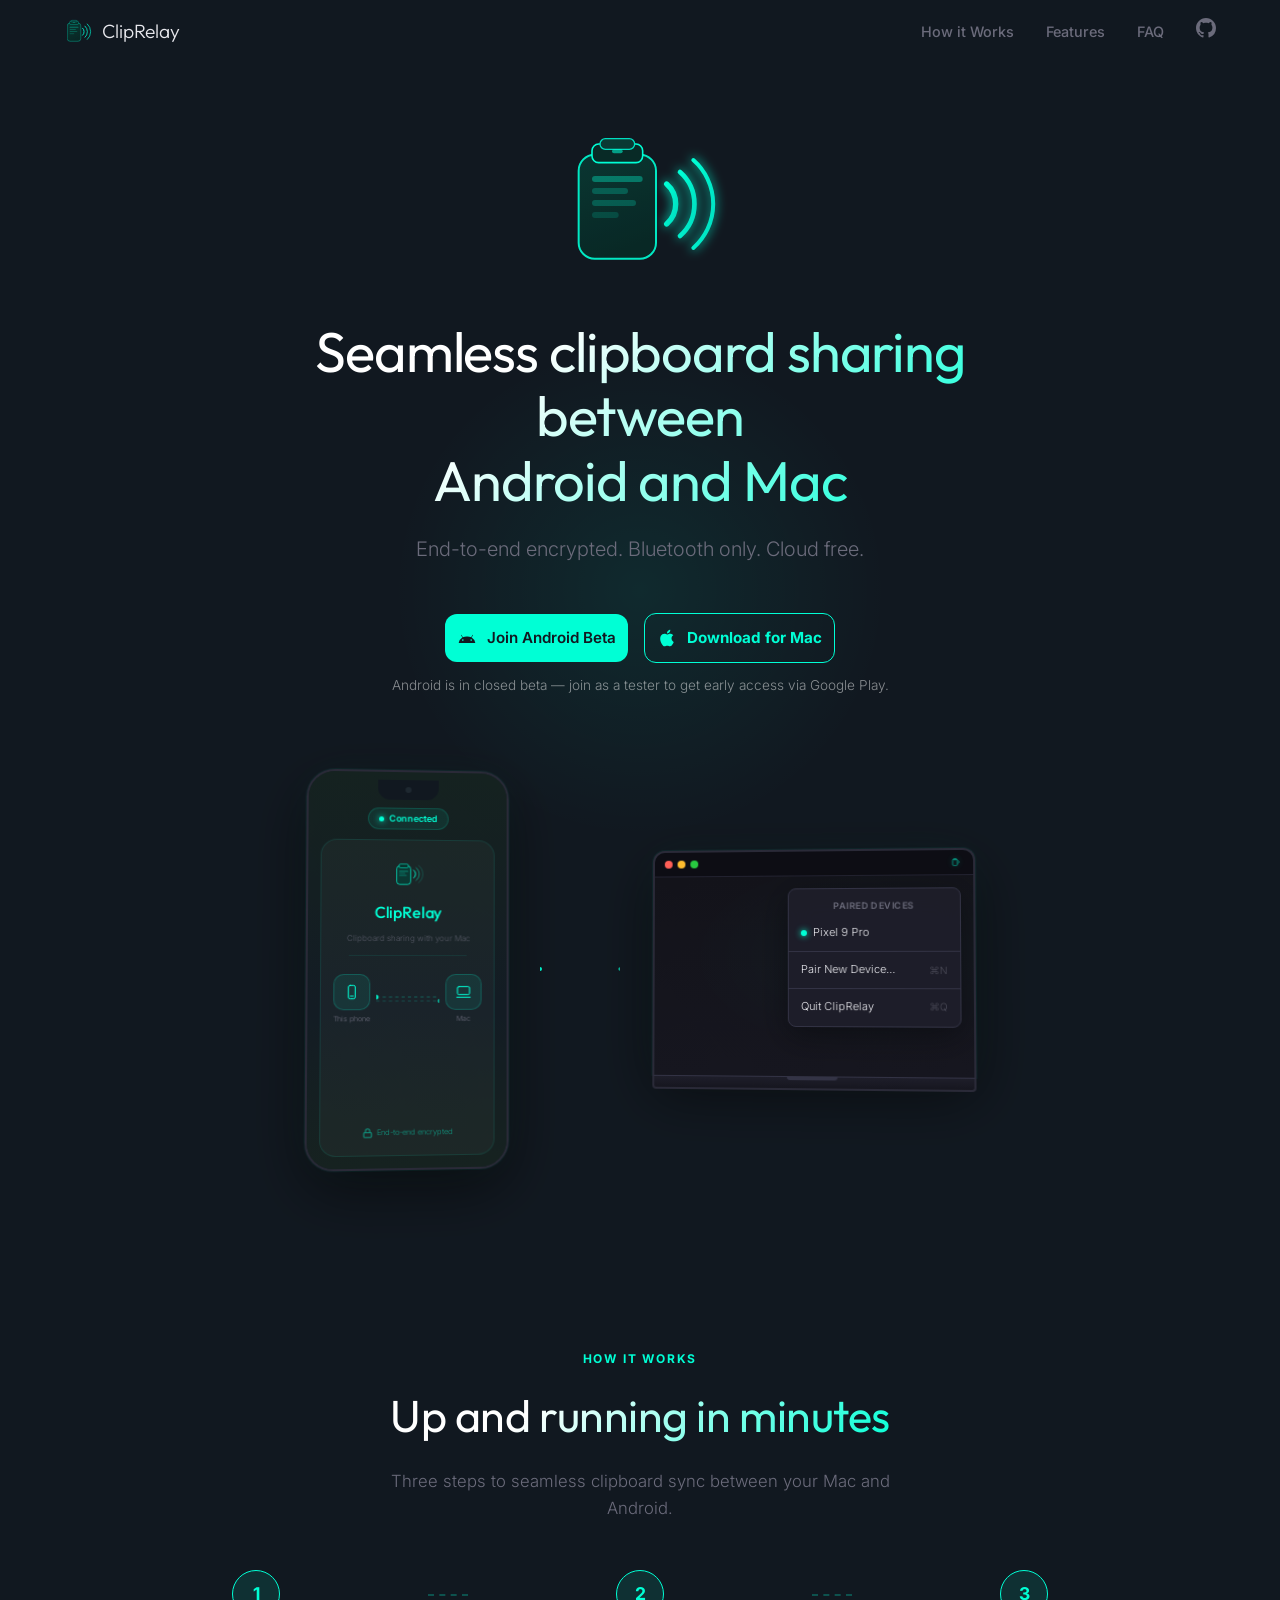
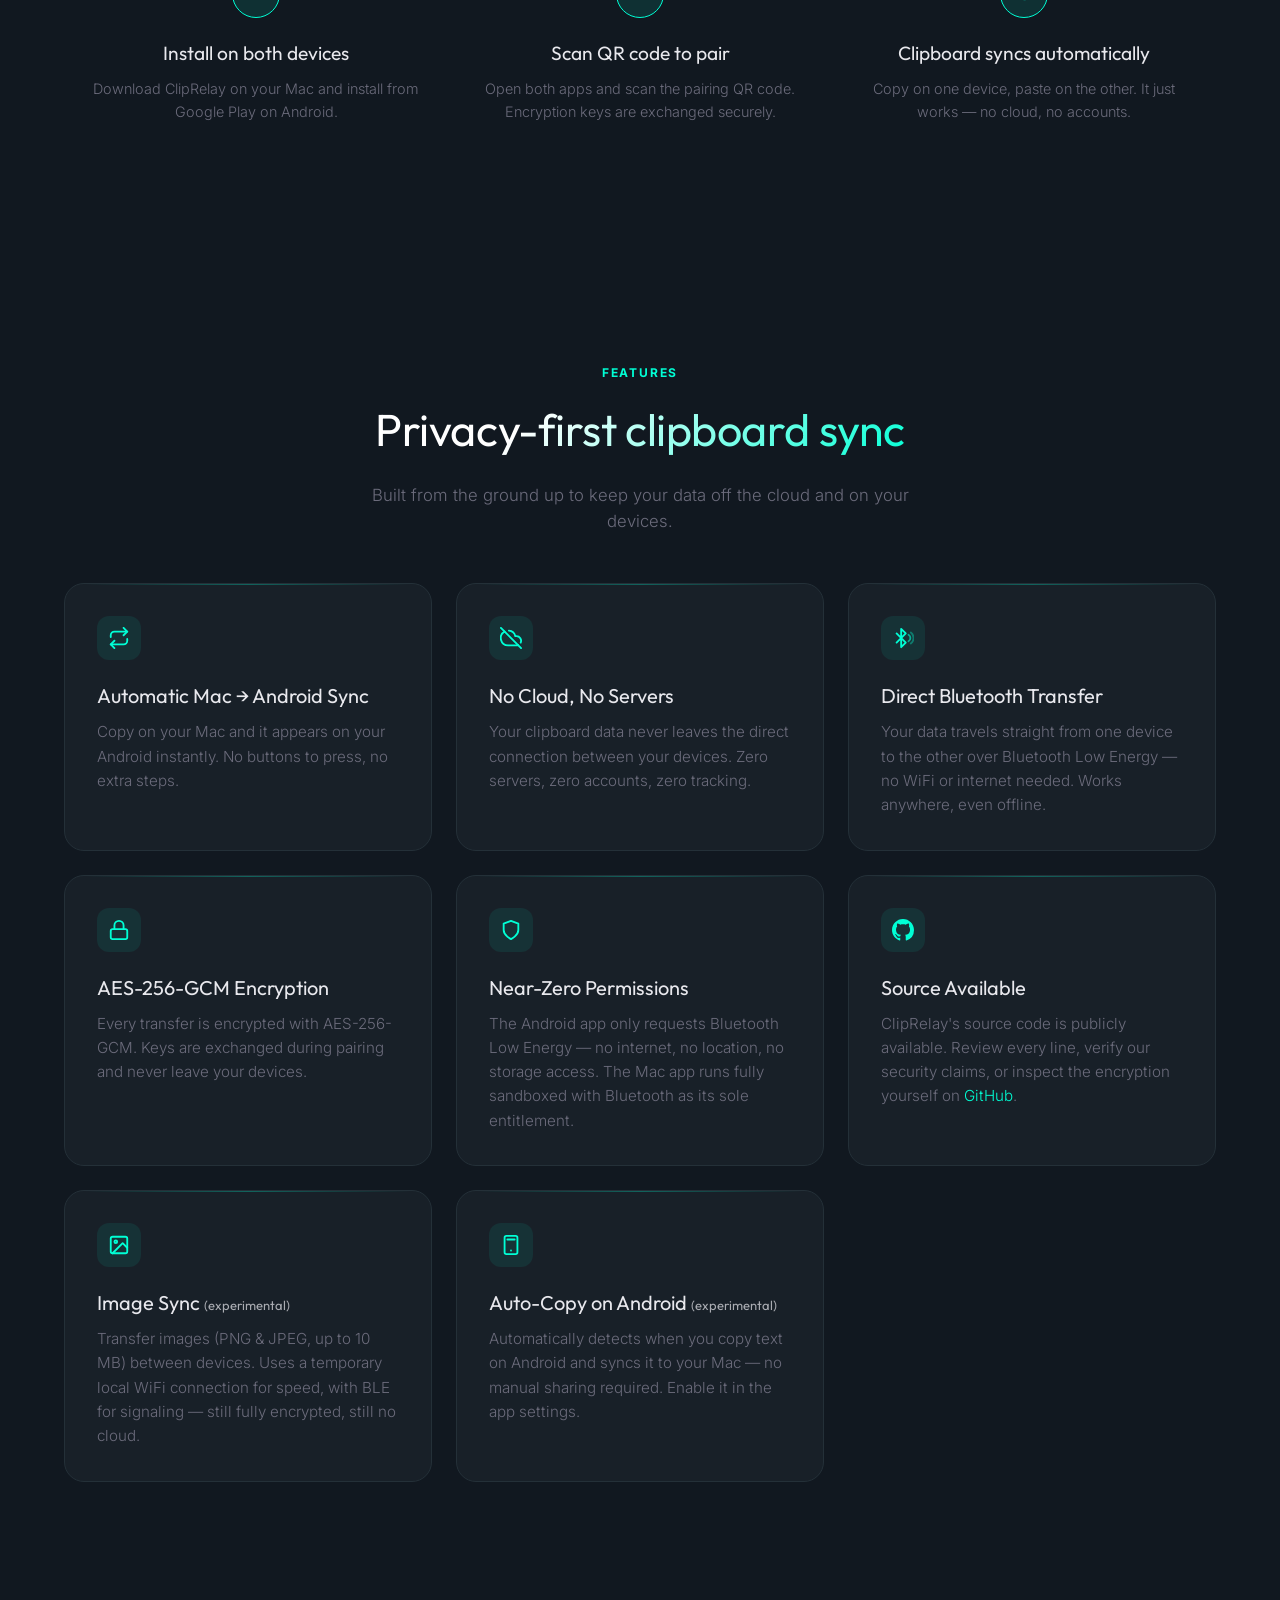
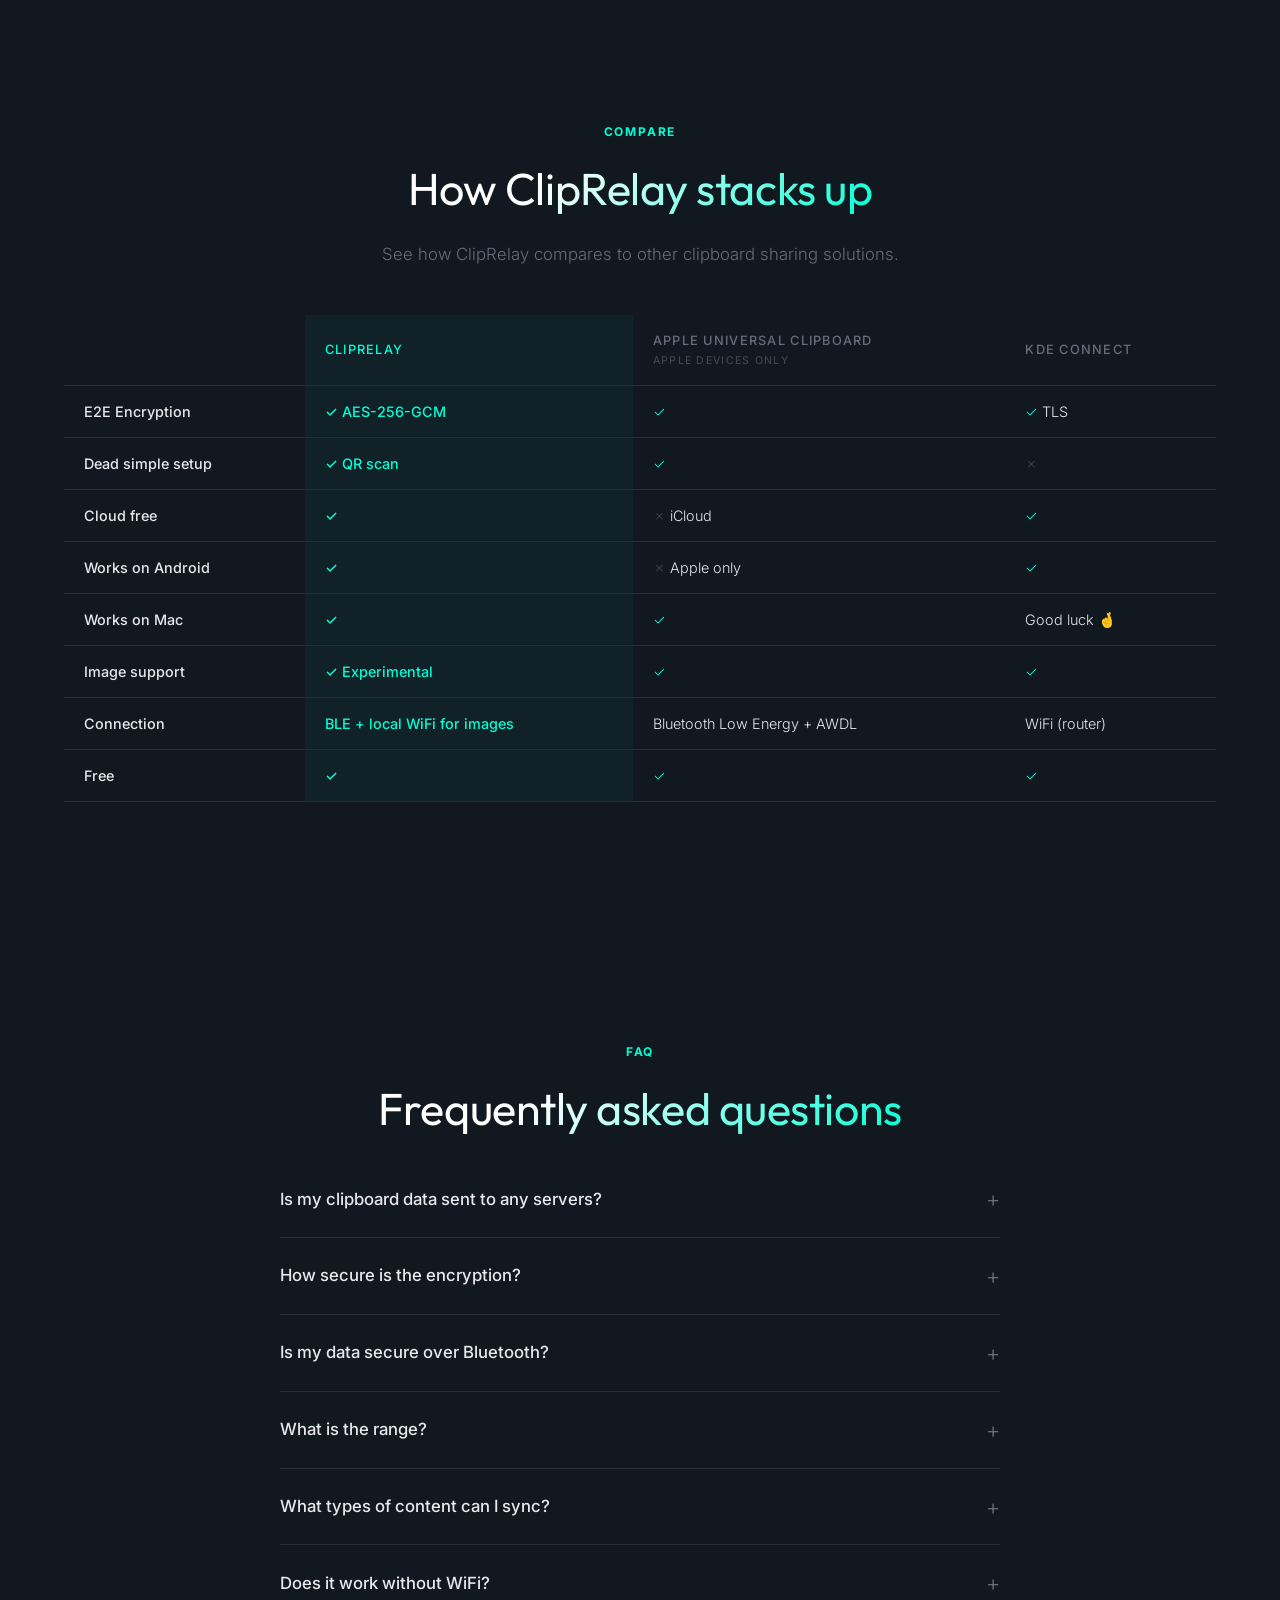
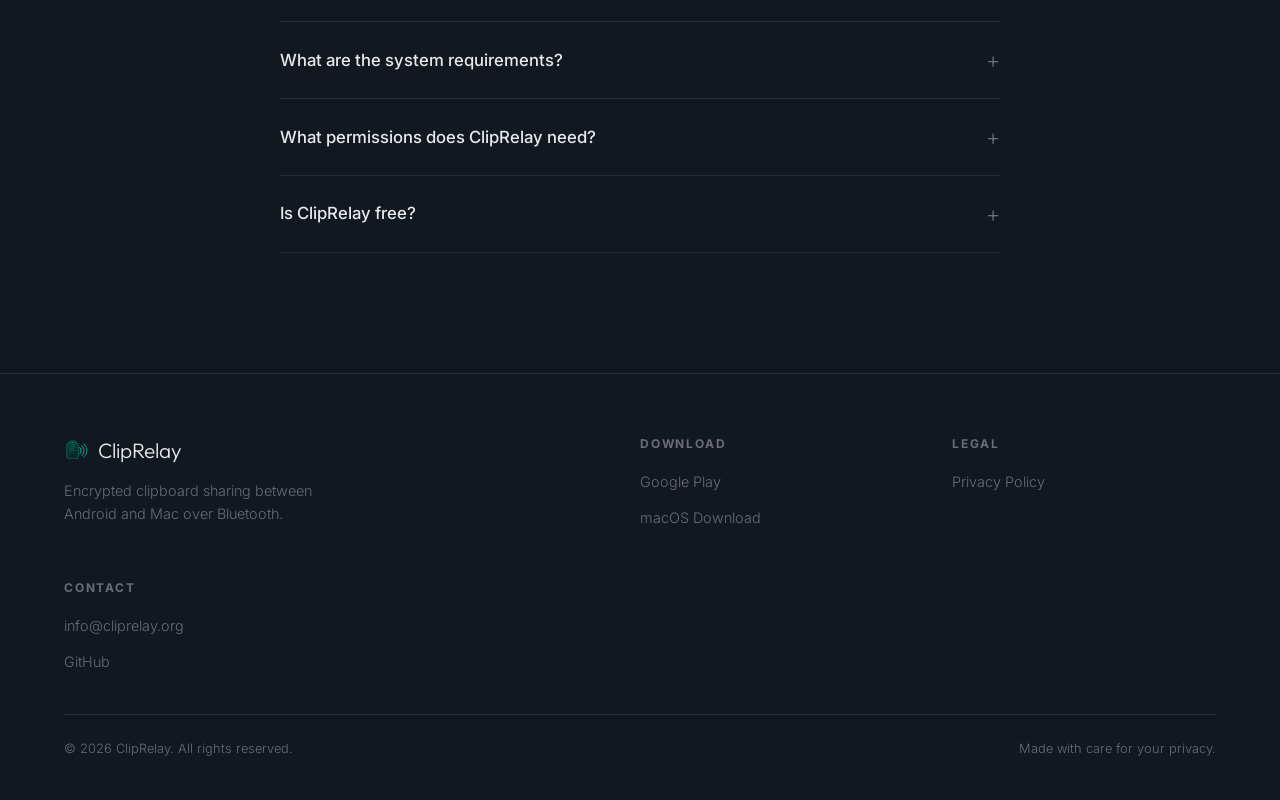
<file: .claude/worktrees/refactor+connection-state-machine/website/index.html>
<!DOCTYPE html>
<html lang="en">
<head>
  <meta charset="UTF-8">
  <meta name="viewport" content="width=device-width, initial-scale=1.0">
  <title>ClipRelay — Clipboard sharing between Android and Mac</title>
  <meta name="description" content="ClipRelay — clipboard sharing between Android and Mac. End-to-end encrypted. Bluetooth only. No cloud or servers.">
  <meta name="theme-color" content="#111820">

  <!-- Canonical -->
  <link rel="canonical" href="https://cliprelay.org/">

  <!-- Open Graph -->
  <meta property="og:title" content="ClipRelay — Clipboard sharing for Android & Mac">
  <meta property="og:description" content="Clipboard sharing between Android and Mac. End-to-end encrypted over Bluetooth. Cloud free.">
  <meta property="og:type" content="website">
  <meta property="og:url" content="https://cliprelay.org">
  <meta property="og:image" content="https://cliprelay.org/assets/og-image.png">


  <!-- Favicon -->
  <link rel="icon" href="assets/favicon.svg" type="image/svg+xml">

  <!-- Fonts -->
  <link rel="preconnect" href="https://fonts.googleapis.com">
  <link rel="preconnect" href="https://fonts.gstatic.com" crossorigin>
  <link href="https://fonts.googleapis.com/css2?family=Inter:wght@300;400;500;600&family=Outfit:wght@300;400;500;600&display=swap" rel="stylesheet">

  <!-- Styles -->
  <link rel="stylesheet" href="css/style.css">
  <link rel="stylesheet" href="css/animations.css">
</head>
<body>

  <!-- ════════════════════════════════════ Nav ════════════════════════════════════ -->
  <nav class="nav">
    <div class="nav-inner">
      <a href="#" class="nav-logo">
        <svg width="28" height="28" viewBox="0 0 120 120" fill="none" xmlns="http://www.w3.org/2000/svg">
          <defs>
            <linearGradient id="navBoardGrad" x1="0" y1="0" x2="0.3" y2="1"><stop stop-color="#0A3A34"/><stop offset="1" stop-color="#082A26"/></linearGradient>
            <linearGradient id="navArcGrad" x1="0" y1="0" x2="1" y2="1"><stop stop-color="#00FFD5"/><stop offset="1" stop-color="#00DDC0"/></linearGradient>
          </defs>
          <rect x="14" y="26" width="58" height="78" rx="12" fill="url(#navBoardGrad)" stroke="#00FFD5" stroke-width="1.5" opacity="0.9"/>
          <rect x="24" y="18" width="38" height="14" rx="5" fill="#082A26" stroke="#00FFD5" stroke-width="1.2"/>
          <rect x="30" y="14" width="26" height="8" rx="4" fill="#0A3A34" stroke="#00DDC0" stroke-width="1"/>
          <rect x="39" y="22" width="8" height="3" rx="1.5" fill="#00FFD5" opacity="0.55"/>
          <rect x="24" y="42" width="38" height="4.5" rx="2.25" fill="#00FFD5" opacity="0.35"/>
          <rect x="24" y="51" width="27" height="4.5" rx="2.25" fill="#00FFD5" opacity="0.22"/>
          <rect x="24" y="60" width="33" height="4.5" rx="2.25" fill="#00FFD5" opacity="0.22"/>
          <rect x="24" y="69" width="20" height="4.5" rx="2.25" fill="#00FFD5" opacity="0.15"/>
          <path d="M80 48 A 20 20 0 0 1 80 78" stroke="url(#navArcGrad)" stroke-width="4" stroke-linecap="round" fill="none"/>
          <path d="M90 39 A 32 32 0 0 1 90 87" stroke="url(#navArcGrad)" stroke-width="3.5" stroke-linecap="round" fill="none"/>
          <path d="M100 30 A 44 44 0 0 1 100 96" stroke="url(#navArcGrad)" stroke-width="3" stroke-linecap="round" fill="none"/>
        </svg>
        ClipRelay
      </a>

      <ul class="nav-links">
        <li><a href="#how-it-works">How it Works</a></li>
        <li><a href="#features">Features</a></li>
        <li><a href="#faq">FAQ</a></li>
        <li><a href="https://github.com/geekflyer/cliprelay" target="_blank" rel="noopener" class="nav-github" title="View source on GitHub"><svg width="20" height="20" viewBox="0 0 24 24" fill="currentColor"><path d="M12 0C5.37 0 0 5.37 0 12c0 5.31 3.435 9.795 8.205 11.385.6.105.825-.255.825-.57 0-.285-.015-1.23-.015-2.235-3.015.555-3.795-.735-4.035-1.41-.135-.345-.72-1.41-1.23-1.695-.42-.225-1.02-.78-.015-.795.945-.015 1.62.87 1.845 1.23 1.08 1.815 2.805 1.305 3.495.99.105-.78.42-1.305.765-1.605-2.67-.3-5.46-1.335-5.46-5.925 0-1.305.465-2.385 1.23-3.225-.12-.3-.54-1.53.12-3.18 0 0 1.005-.315 3.3 1.23.96-.27 1.98-.405 3-.405s2.04.135 3 .405c2.295-1.56 3.3-1.23 3.3-1.23.66 1.65.24 2.88.12 3.18.765.84 1.23 1.905 1.23 3.225 0 4.605-2.805 5.625-5.475 5.925.435.375.81 1.095.81 2.22 0 1.605-.015 2.895-.015 3.3 0 .315.225.69.825.57A12.02 12.02 0 0024 12c0-6.63-5.37-12-12-12z"/></svg></a></li>

      </ul>

      <button class="hamburger" aria-label="Menu">
        <span></span>
        <span></span>
        <span></span>
      </button>
    </div>
  </nav>

  <main>

  <!-- ════════════════════════════════════ Hero ════════════════════════════════════ -->
  <section class="hero" id="download">
    <div class="hero-glow"></div>

    <!-- Animated logo (inline SVG with beam classes) -->
    <svg class="hero-logo" viewBox="0 0 120 120" overflow="visible" fill="none" xmlns="http://www.w3.org/2000/svg">
      <defs>
        <linearGradient id="boardGrad" x1="0" y1="0" x2="0.3" y2="1">
          <stop stop-color="#0A3A34"/>
          <stop offset="1" stop-color="#082A26"/>
        </linearGradient>
        <linearGradient id="arcGrad" x1="0" y1="0" x2="1" y2="1">
          <stop stop-color="#00FFD5"/>
          <stop offset="1" stop-color="#00DDC0"/>
        </linearGradient>
        <filter id="glow" x="-50%" y="-50%" width="200%" height="200%">
          <feGaussianBlur stdDeviation="4" result="blur"/>
          <feMerge>
            <feMergeNode in="blur"/>
            <feMergeNode in="SourceGraphic"/>
          </feMerge>
        </filter>
      </defs>
      <!-- Board -->
      <rect x="14" y="26" width="58" height="78" rx="12" fill="url(#boardGrad)" stroke="#00FFD5" stroke-width="1.5" opacity="0.9"/>
      <!-- Clamp base -->
      <rect x="24" y="18" width="38" height="14" rx="5" fill="#082A26" stroke="#00FFD5" stroke-width="1.2"/>
      <!-- Clamp top -->
      <rect x="30" y="14" width="26" height="8" rx="4" fill="#0A3A34" stroke="#00DDC0" stroke-width="1"/>
      <!-- Rivet -->
      <rect x="39" y="22" width="8" height="3" rx="1.5" fill="#00FFD5" opacity="0.55"/>
      <!-- Text lines -->
      <rect class="beam-text-line" x="24" y="42" width="38" height="4.5" rx="2.25" fill="#00FFD5" opacity="0.35"/>
      <rect class="beam-text-line" x="24" y="51" width="27" height="4.5" rx="2.25" fill="#00FFD5" opacity="0.22"/>
      <rect class="beam-text-line" x="24" y="60" width="33" height="4.5" rx="2.25" fill="#00FFD5" opacity="0.22"/>
      <rect class="beam-text-line" x="24" y="69" width="20" height="4.5" rx="2.25" fill="#00FFD5" opacity="0.15"/>
      <!-- Beam arcs with glow -->
      <g filter="url(#glow)">
        <path class="beam-arc-1" d="M80 48 A 20 20 0 0 1 80 78" stroke="url(#arcGrad)" stroke-width="4" stroke-linecap="round" fill="none"/>
        <path class="beam-arc-2" d="M90 39 A 32 32 0 0 1 90 87" stroke="url(#arcGrad)" stroke-width="3.5" stroke-linecap="round" fill="none"/>
        <path class="beam-arc-3" d="M100 30 A 44 44 0 0 1 100 96" stroke="url(#arcGrad)" stroke-width="3" stroke-linecap="round" fill="none"/>
      </g>
    </svg>

    <h1>Seamless clipboard sharing<br>between<br>Android and Mac</h1>
    <p class="hero-subtitle">End-to-end encrypted. Bluetooth only. Cloud free.</p>

    <div class="hero-ctas">
      <a href="beta.html" class="btn btn-primary">
        <!-- Android icon -->
        <svg class="btn-icon" viewBox="0 0 24 24" fill="currentColor"><path d="M17.6 11.48l1.58-2.74a.32.32 0 00-.12-.44.33.33 0 00-.44.12l-1.6 2.77A10.24 10.24 0 0012 10.06a10.24 10.24 0 00-4.98 1.13L5.42 8.42a.33.33 0 00-.44-.12.32.32 0 00-.12.44l1.58 2.74A9.6 9.6 0 002 18h20a9.6 9.6 0 00-4.4-6.52zM7 15.5a1 1 0 110-2 1 1 0 010 2zm10 0a1 1 0 110-2 1 1 0 010 2z"/></svg>
        Join Android Beta
      </a>
      <a href="/downloads/ClipRelay.dmg" data-download="mac" class="btn btn-outline">
        <!-- Apple icon -->
        <svg class="btn-icon" viewBox="0 0 24 24" fill="currentColor"><path d="M18.71 19.5c-.83 1.24-1.71 2.45-3.05 2.47-1.34.03-1.77-.79-3.29-.79-1.53 0-2 .77-3.27.82-1.31.05-2.3-1.32-3.14-2.53C4.25 17 2.94 12.45 4.7 9.39c.87-1.52 2.43-2.48 4.12-2.51 1.28-.02 2.5.87 3.29.87.78 0 2.26-1.07 3.8-.91.65.03 2.47.26 3.64 1.98-.09.06-2.17 1.28-2.15 3.81.03 3.02 2.65 4.03 2.68 4.04-.03.07-.42 1.44-1.38 2.83M13 3.5c.73-.83 1.94-1.46 2.94-1.5.13 1.17-.34 2.35-1.04 3.19-.69.85-1.83 1.51-2.95 1.42-.15-1.15.41-2.35 1.05-3.11z"/></svg>
        Download for Mac
      </a>
    </div>
    <p class="hero-beta-note">Android is in closed beta — join as a tester to get early access via Google Play.</p>

    <!-- ── Device Showcase ── -->
    <div class="hero-showcase reveal">
      <!-- Android Phone -->
      <div class="mockup-phone">
        <div class="phone-notch"></div>
        <div class="phone-screen">
          <div class="app-chip"><span class="app-chip-dot"></span>Connected</div>
          <div class="app-card">
            <svg class="app-logo" width="36" height="36" viewBox="0 0 120 120" fill="none" xmlns="http://www.w3.org/2000/svg">
              <rect x="22" y="32" width="46" height="62" rx="10" fill="#0A3A34" stroke="#00FFD5" stroke-width="2.5" opacity="0.9"/>
              <rect x="30" y="26" width="30" height="12" rx="4" fill="#082A26" stroke="#00FFD5" stroke-width="2"/>
              <rect x="30" y="48" width="30" height="3.5" rx="1.75" fill="#00FFD5" opacity="0.4"/>
              <rect x="30" y="55" width="20" height="3.5" rx="1.75" fill="#00FFD5" opacity="0.25"/>
              <rect x="30" y="62" width="25" height="3.5" rx="1.75" fill="#00FFD5" opacity="0.25"/>
              <path d="M78 46 A 16 16 0 0 1 78 72" stroke="#00FFD5" stroke-width="3" stroke-linecap="round" fill="none"/>
              <path d="M86 38 A 26 26 0 0 1 86 80" stroke="#00FFD5" stroke-width="2.5" stroke-linecap="round" fill="none" opacity="0.6"/>
              <path d="M94 30 A 36 36 0 0 1 94 88" stroke="#00FFD5" stroke-width="2" stroke-linecap="round" fill="none" opacity="0.3"/>
            </svg>
            <div class="app-name">ClipRelay</div>
            <div class="app-desc">Clipboard sharing with your Mac</div>
            <div class="app-divider"></div>
            <div class="app-conn">
              <div class="app-node">
                <div class="app-node-box active">
                  <svg width="16" height="16" viewBox="0 0 24 24" fill="none" stroke="#00FFD5" stroke-width="1.5" stroke-linecap="round"><rect x="7" y="2" width="10" height="20" rx="2.5"/><line x1="10" y1="18" x2="14" y2="18"/></svg>
                </div>
                <span>This phone</span>
              </div>
              <div class="app-beam-track">
                <svg width="100%" height="20" viewBox="0 0 80 20" preserveAspectRatio="none">
                  <line x1="0" y1="8" x2="80" y2="8" stroke="#00FFD5" stroke-width="1" stroke-dasharray="4 4" opacity="0.3"/>
                  <line x1="0" y1="12" x2="80" y2="12" stroke="#00FFD5" stroke-width="1" stroke-dasharray="4 4" opacity="0.2"/>
                  <circle class="packet packet-r" cx="0" cy="8" r="2.5" fill="#00FFD5"/>
                  <circle class="packet packet-l" cx="80" cy="12" r="2" fill="#00FFD5" opacity="0.7"/>
                </svg>
              </div>
              <div class="app-node">
                <div class="app-node-box active">
                  <svg width="16" height="16" viewBox="0 0 24 24" fill="none" stroke="#00FFD5" stroke-width="1.5" stroke-linecap="round"><rect x="3" y="4" width="18" height="12" rx="2"/><line x1="2" y1="20" x2="22" y2="20"/></svg>
                </div>
                <span>Mac</span>
              </div>
            </div>
            <div class="app-encrypt">
              <svg width="10" height="10" viewBox="0 0 24 24" fill="none" stroke="currentColor" stroke-width="2.5" stroke-linecap="round"><rect x="3" y="11" width="18" height="11" rx="2"/><path d="M7 11V7a5 5 0 0 1 10 0v4"/></svg>
              End-to-end encrypted
            </div>
          </div>
        </div>
      </div>

      <!-- Connection beam between devices -->
      <svg class="showcase-beam" width="120" height="60" viewBox="0 0 120 60">
        <defs>
          <linearGradient id="beamGrad" x1="0" y1="0" x2="1" y2="0">
            <stop offset="0%" stop-color="#00FFD5" stop-opacity="0.6"/>
            <stop offset="50%" stop-color="#00FFD5" stop-opacity="0.15"/>
            <stop offset="100%" stop-color="#00FFD5" stop-opacity="0.6"/>
          </linearGradient>
        </defs>
        <line x1="0" y1="30" x2="120" y2="30" stroke="url(#beamGrad)" stroke-width="1" stroke-dasharray="5 5"/>
        <circle class="beam-dot beam-dot-1" cx="0" cy="30" r="3" fill="#00FFD5"/>
        <circle class="beam-dot beam-dot-2" cx="120" cy="30" r="2.5" fill="#00FFD5" opacity="0.7"/>
      </svg>

      <!-- Mac Laptop -->
      <div class="mockup-mac">
        <div class="mac-screen">
          <div class="mac-bar">
            <div class="mac-dots"><span></span><span></span><span></span></div>
            <div class="mac-bar-right">
              <svg width="12" height="12" viewBox="0 0 120 120" fill="none">
                <rect x="22" y="32" width="46" height="62" rx="10" stroke="#00FFD5" stroke-width="5" fill="none"/>
                <rect x="30" y="26" width="30" height="12" rx="4" stroke="#00FFD5" stroke-width="4" fill="none"/>
                <path d="M78 46 A 16 16 0 0 1 78 72" stroke="#00FFD5" stroke-width="5" stroke-linecap="round" fill="none"/>
              </svg>
            </div>
          </div>
          <div class="mac-desktop">
            <div class="mac-popover">
              <div class="pop-header">Paired Devices</div>
              <div class="pop-device">
                <span class="pop-dot"></span>
                Pixel 9 Pro
              </div>
              <div class="pop-sep"></div>
              <div class="pop-item">Pair New Device...<span class="pop-key">&#8984;N</span></div>
              <div class="pop-sep"></div>
              <div class="pop-item">Quit ClipRelay<span class="pop-key">&#8984;Q</span></div>
            </div>
          </div>
        </div>
        <div class="mac-base">
          <div class="mac-hinge"></div>
        </div>
      </div>
    </div>

  </section>

  <!-- ════════════════════════════════════ How It Works ════════════════════════════════════ -->
  <section id="how-it-works">
    <div class="container">
      <div class="section-header reveal">
        <span class="section-label">How It Works</span>
        <h2 class="section-title">Up and running in minutes</h2>
        <p class="section-subtitle">Three steps to seamless clipboard sync between your Mac and Android.</p>
      </div>

      <div class="steps reveal">
        <div class="step">
          <div class="step-number">1</div>
          <div class="step-content">
            <h3>Install on both devices</h3>
            <p>Download ClipRelay on your Mac and install from Google Play on Android.</p>
          </div>
          <div class="step-connector"></div>
        </div>
        <div class="step">
          <div class="step-number">2</div>
          <div class="step-content">
            <h3>Scan QR code to pair</h3>
            <p>Open both apps and scan the pairing QR code. Encryption keys are exchanged securely.</p>
          </div>
          <div class="step-connector"></div>
        </div>
        <div class="step">
          <div class="step-number">3</div>
          <div class="step-content">
            <h3>Clipboard syncs automatically</h3>
            <p>Copy on one device, paste on the other. It just works — no cloud, no accounts.</p>
          </div>
        </div>
      </div>
    </div>
  </section>

  <!-- ════════════════════════════════════ Features ════════════════════════════════════ -->
  <section id="features">
    <div class="container">
      <div class="section-header reveal">
        <span class="section-label">Features</span>
        <h2 class="section-title">Privacy-first clipboard sync</h2>
        <p class="section-subtitle">Built from the ground up to keep your data off the cloud and on your devices.</p>
      </div>

      <div class="features-grid">
        <!-- Row 1: Core value prop first -->
        <div class="feature-card reveal" data-delay="1">
          <div class="feature-icon">
            <svg width="22" height="22" viewBox="0 0 24 24" fill="none" stroke="currentColor" stroke-width="2" stroke-linecap="round" stroke-linejoin="round"><polyline points="17 1 21 5 17 9"/><path d="M3 11V9a4 4 0 0 1 4-4h14"/><polyline points="7 23 3 19 7 15"/><path d="M21 13v2a4 4 0 0 1-4 4H3"/></svg>
          </div>
          <h3>Automatic Mac &rarr; Android Sync</h3>
          <p>Copy on your Mac and it appears on your Android instantly. No buttons to press, no extra steps.</p>
        </div>

        <!-- Row 1-2: Security & privacy -->
        <div class="feature-card reveal" data-delay="2">
          <div class="feature-icon">
            <svg width="22" height="22" viewBox="0 0 24 24" fill="none" stroke="currentColor" stroke-width="2" stroke-linecap="round" stroke-linejoin="round"><path d="M22.61 16.95A5 5 0 0 0 18 10h-1.26a8 8 0 0 0-7.05-6M5 5a8 8 0 0 0 4 15h9a5 5 0 0 0 1.7-.3"/><line x1="1" y1="1" x2="23" y2="23"/></svg>
          </div>
          <h3>No Cloud, No Servers</h3>
          <p>Your clipboard data never leaves the direct connection between your devices. Zero servers, zero accounts, zero tracking.</p>
        </div>

        <div class="feature-card reveal" data-delay="3">
          <div class="feature-icon">
            <svg width="22" height="22" viewBox="0 0 24 24" fill="none" stroke="currentColor" stroke-width="2" stroke-linecap="round" stroke-linejoin="round"><path d="M5 7l10 10L10 22V2l5 5L5 17"/><path d="M18 8.5a4 4 0 0 1 0 7" opacity="0.6"/><path d="M20.5 6a7.5 7.5 0 0 1 0 12" opacity="0.35"/></svg>
          </div>
          <h3>Direct Bluetooth Transfer</h3>
          <p>Your data travels straight from one device to the other over Bluetooth Low Energy — no WiFi or internet needed. Works anywhere, even offline.</p>
        </div>

        <div class="feature-card reveal" data-delay="1">
          <div class="feature-icon">
            <svg width="22" height="22" viewBox="0 0 24 24" fill="none" stroke="currentColor" stroke-width="2" stroke-linecap="round" stroke-linejoin="round"><rect x="3" y="11" width="18" height="11" rx="2" ry="2"/><path d="M7 11V7a5 5 0 0 1 10 0v4"/></svg>
          </div>
          <h3>AES-256-GCM Encryption</h3>
          <p>Every transfer is encrypted with AES-256-GCM. Keys are exchanged during pairing and never leave your devices.</p>
        </div>

        <div class="feature-card reveal" data-delay="2">
          <div class="feature-icon">
            <svg width="22" height="22" viewBox="0 0 24 24" fill="none" stroke="currentColor" stroke-width="2" stroke-linecap="round" stroke-linejoin="round"><path d="M12 22s8-4 8-10V5l-8-3-8 3v7c0 6 8 10 8 10z"/></svg>
          </div>
          <h3>Near-Zero Permissions</h3>
          <p>The Android app only requests Bluetooth Low Energy — no internet, no location, no storage access. The Mac app runs fully sandboxed with Bluetooth as its sole entitlement.</p>
        </div>

        <div class="feature-card reveal" data-delay="3">
          <div class="feature-icon">
            <svg width="22" height="22" viewBox="0 0 24 24" fill="currentColor"><path d="M12 0C5.37 0 0 5.37 0 12c0 5.31 3.435 9.795 8.205 11.385.6.105.825-.255.825-.57 0-.285-.015-1.23-.015-2.235-3.015.555-3.795-.735-4.035-1.41-.135-.345-.72-1.41-1.23-1.695-.42-.225-1.02-.78-.015-.795.945-.015 1.62.87 1.845 1.23 1.08 1.815 2.805 1.305 3.495.99.105-.78.42-1.305.765-1.605-2.67-.3-5.46-1.335-5.46-5.925 0-1.305.465-2.385 1.23-3.225-.12-.3-.54-1.53.12-3.18 0 0 1.005-.315 3.3 1.23.96-.27 1.98-.405 3-.405s2.04.135 3 .405c2.295-1.56 3.3-1.23 3.3-1.23.66 1.65.24 2.88.12 3.18.765.84 1.23 1.905 1.23 3.225 0 4.605-2.805 5.625-5.475 5.925.435.375.81 1.095.81 2.22 0 1.605-.015 2.895-.015 3.3 0 .315.225.69.825.57A12.02 12.02 0 0024 12c0-6.63-5.37-12-12-12z"/></svg>
          </div>
          <h3>Source Available</h3>
          <p>ClipRelay's source code is publicly available. Review every line, verify our security claims, or inspect the encryption yourself on <a href="https://github.com/geekflyer/cliprelay" target="_blank" rel="noopener">GitHub</a>.</p>
        </div>

        <div class="feature-card reveal" data-delay="1">
          <div class="feature-icon">
            <svg width="22" height="22" viewBox="0 0 24 24" fill="none" stroke="currentColor" stroke-width="2" stroke-linecap="round" stroke-linejoin="round"><rect x="3" y="3" width="18" height="18" rx="2" ry="2"/><circle cx="8.5" cy="8.5" r="1.5"/><polyline points="21 15 16 10 5 21"/></svg>
          </div>
          <h3>Image Sync <span style="font-size:.65em;opacity:.7;font-weight:400">(experimental)</span></h3>
          <p>Transfer images (PNG &amp; JPEG, up to 10 MB) between devices. Uses a temporary local WiFi connection for speed, with BLE for signaling &mdash; still fully encrypted, still no cloud.</p>
        </div>

        <div class="feature-card reveal" data-delay="2">
          <div class="feature-icon">
            <svg width="22" height="22" viewBox="0 0 24 24" fill="none" stroke="currentColor" stroke-width="2" stroke-linecap="round" stroke-linejoin="round"><rect x="5" y="2" width="14" height="20" rx="2" ry="2"/><line x1="12" y1="18" x2="12.01" y2="18"/><path d="M8 6h8"/></svg>
          </div>
          <h3>Auto-Copy on Android <span style="font-size:.65em;opacity:.7;font-weight:400">(experimental)</span></h3>
          <p>Automatically detects when you copy text on Android and syncs it to your Mac &mdash; no manual sharing required. Enable it in the app settings.</p>
        </div>

      </div>
    </div>
  </section>

  <!-- ════════════════════════════════════ Comparison ════════════════════════════════════ -->
  <section id="compare">
    <div class="container">
      <div class="section-header reveal">
        <span class="section-label">Compare</span>
        <h2 class="section-title">How ClipRelay stacks up</h2>
        <p class="section-subtitle">See how ClipRelay compares to other clipboard sharing solutions.</p>
      </div>

      <!-- Desktop table -->
      <div class="comparison-wrapper reveal">
        <table class="comparison-table">
          <thead>
            <tr>
              <th></th>
              <th class="highlight">ClipRelay</th>
              <th>Apple Universal Clipboard <small style="display:block;font-weight:400;opacity:.6">Apple devices only</small></th>
              <th>KDE Connect</th>
            </tr>
          </thead>
          <tbody>
            <tr>
              <td>E2E Encryption</td>
              <td class="highlight"><span class="check">&#10003;</span> AES-256-GCM</td>
              <td><span class="check">&#10003;</span></td>
              <td><span class="check">&#10003;</span> TLS</td>
            </tr>
            <tr>
              <td>Dead simple setup</td>
              <td class="highlight"><span class="check">&#10003;</span> QR scan</td>
              <td><span class="check">&#10003;</span></td>
              <td><span class="cross">&#10007;</span></td>
            </tr>
            <tr>
              <td>Cloud free</td>
              <td class="highlight"><span class="check">&#10003;</span></td>
              <td><span class="cross">&#10007;</span> iCloud</td>
              <td><span class="check">&#10003;</span></td>
            </tr>
            <tr>
              <td>Works on Android</td>
              <td class="highlight"><span class="check">&#10003;</span></td>
              <td><span class="cross">&#10007;</span> Apple only</td>
              <td><span class="check">&#10003;</span></td>
            </tr>
            <tr>
              <td>Works on Mac</td>
              <td class="highlight"><span class="check">&#10003;</span></td>
              <td><span class="check">&#10003;</span></td>
              <td>Good luck &#129310;</td>
            </tr>
            <tr>
              <td>Image support</td>
              <td class="highlight"><span class="check">&#10003;</span> Experimental</td>
              <td><span class="check">&#10003;</span></td>
              <td><span class="check">&#10003;</span></td>
            </tr>
            <tr>
              <td>Connection</td>
              <td class="highlight">BLE + local WiFi for images</td>
              <td>Bluetooth Low Energy + AWDL</td>
              <td>WiFi (router)</td>
            </tr>
            <tr>
              <td>Free</td>
              <td class="highlight"><span class="check">&#10003;</span></td>
              <td><span class="check">&#10003;</span></td>
              <td><span class="check">&#10003;</span></td>
            </tr>
          </tbody>
        </table>
      </div>

      <!-- Mobile cards -->
      <div class="comparison-cards reveal">
        <div class="comparison-card is-cliprelay">
          <h4>ClipRelay</h4>
          <div class="comparison-row"><span class="label">Encryption</span><span class="value check">AES-256-GCM</span></div>
          <div class="comparison-row"><span class="label">Dead simple setup</span><span class="value check">QR scan</span></div>
          <div class="comparison-row"><span class="label">Cloud free</span><span class="value check">&#10003;</span></div>
          <div class="comparison-row"><span class="label">Works on Android</span><span class="value check">&#10003;</span></div>
          <div class="comparison-row"><span class="label">Works on Mac</span><span class="value check">&#10003;</span></div>
          <div class="comparison-row"><span class="label">Image support</span><span class="value check">Experimental</span></div>
          <div class="comparison-row"><span class="label">Connection</span><span class="value">BLE + local WiFi for images</span></div>
          <div class="comparison-row"><span class="label">Free</span><span class="value check">&#10003;</span></div>
        </div>
        <div class="comparison-card">
          <h4>Apple Universal Clipboard <small style="font-weight:400;opacity:.6">Apple devices only</small></h4>
          <div class="comparison-row"><span class="label">Encryption</span><span class="value check">&#10003;</span></div>
          <div class="comparison-row"><span class="label">Dead simple setup</span><span class="value check">&#10003;</span></div>
          <div class="comparison-row"><span class="label">Cloud free</span><span class="value cross">&#10007; iCloud</span></div>
          <div class="comparison-row"><span class="label">Works on Android</span><span class="value cross">&#10007; Apple only</span></div>
          <div class="comparison-row"><span class="label">Works on Mac</span><span class="value check">&#10003;</span></div>
          <div class="comparison-row"><span class="label">Image support</span><span class="value check">&#10003;</span></div>
          <div class="comparison-row"><span class="label">Connection</span><span class="value">Bluetooth Low Energy + AWDL</span></div>
          <div class="comparison-row"><span class="label">Free</span><span class="value check">&#10003;</span></div>
        </div>
        <div class="comparison-card">
          <h4>KDE Connect</h4>
          <div class="comparison-row"><span class="label">Encryption</span><span class="value check">TLS</span></div>
          <div class="comparison-row"><span class="label">Dead simple setup</span><span class="value cross">&#10007;</span></div>
          <div class="comparison-row"><span class="label">Cloud free</span><span class="value check">&#10003;</span></div>
          <div class="comparison-row"><span class="label">Works on Android</span><span class="value check">&#10003;</span></div>
          <div class="comparison-row"><span class="label">Works on Mac</span><span class="value">Good luck &#129310;</span></div>
          <div class="comparison-row"><span class="label">Image support</span><span class="value check">&#10003;</span></div>
          <div class="comparison-row"><span class="label">Connection</span><span class="value">WiFi (router)</span></div>
          <div class="comparison-row"><span class="label">Free</span><span class="value check">&#10003;</span></div>
        </div>
      </div>
    </div>
  </section>

  <!-- ════════════════════════════════════ FAQ ════════════════════════════════════ -->
  <section id="faq">
    <div class="container">
      <div class="section-header reveal">
        <span class="section-label">FAQ</span>
        <h2 class="section-title">Frequently asked questions</h2>
      </div>

      <div class="faq-list">
        <details class="faq-item reveal">
          <summary>Is my clipboard data sent to any servers?</summary>
          <div class="faq-answer">No. ClipRelay uses Bluetooth Low Energy (BLE) for a direct device-to-device connection. Your clipboard data never touches a server, cloud service, or the internet. It goes straight from one device to the other.</div>
        </details>

        <details class="faq-item reveal">
          <summary>How secure is the encryption?</summary>
          <div class="faq-answer">ClipRelay uses AES-256-GCM encryption — the same standard used by banks and governments. Encryption keys are exchanged during the QR code pairing process and are stored locally on your devices. They are never transmitted or stored elsewhere.</div>
        </details>

        <details class="faq-item reveal">
          <summary>Is my data secure over Bluetooth?</summary>
          <div class="faq-answer">
            <p>ClipRelay encrypts all data with AES-256-GCM before it ever leaves your device. Bluetooth Low Energy is just the transport — by the time anything hits the airwaves, it's already ciphertext.</p>
            <p>This is the same design pattern used throughout the industry. Smart locks like <a href="https://www.august.com" target="_blank">August</a> and <a href="https://www.yalehome.com" target="_blank">Yale</a> authenticate over BLE using their own cryptographic protocols on top. Continuous glucose monitors transmit patient health data over BLE with application-layer encryption. The principle is the same: treat BLE as a pipe, secure the contents independently.</p>
            <p>Even in the unlikely event someone intercepts your BLE traffic, they get encrypted bytes with no way to derive the key.</p>
          </div>
        </details>

        <details class="faq-item reveal">
          <summary>What is the range?</summary>
          <div class="faq-answer">BLE typically works within 10-15 meters (30-50 feet) depending on your environment and devices. It works best when devices are in the same room, which is the typical use case for clipboard sharing.</div>
        </details>

        <details class="faq-item reveal">
          <summary>What types of content can I sync?</summary>
          <div class="faq-answer">ClipRelay syncs plain text (URLs, code snippets, passwords, addresses, etc.) over Bluetooth. With the experimental Image Sync feature enabled, you can also transfer images (PNG &amp; JPEG, up to 10 MB) &mdash; these are sent over a temporary local WiFi connection for speed, while BLE handles the signaling. Both devices need to be on the same WiFi network for image transfers.</div>
        </details>

        <details class="faq-item reveal">
          <summary>Does it work without WiFi?</summary>
          <div class="faq-answer">Yes! Text clipboard sync uses Bluetooth Low Energy, which is completely independent of WiFi and cellular data. It works in airplane mode, offline, or anywhere &mdash; as long as Bluetooth is enabled on both devices. The experimental Image Sync feature does require both devices to be on the same WiFi network for the actual image transfer.</div>
        </details>

        <details class="faq-item reveal">
          <summary>What are the system requirements?</summary>
          <div class="faq-answer">macOS 13 (Ventura) or later, and Android 11 or later. Both devices need Bluetooth Low Energy support, which is standard on all modern Macs and Android devices.</div>
        </details>

        <details class="faq-item reveal">
          <summary>What permissions does ClipRelay need?</summary>
          <div class="faq-answer">Almost none. The Android app requests Bluetooth Low Energy and notification permissions. If you enable the experimental Auto-Copy feature, it also needs the Accessibility Service permission to detect copy actions. If you enable Image Sync, local network access is used for the image transfer. The Mac app runs in Apple's App Sandbox with Bluetooth and local network as its entitlements. ClipRelay asks for the bare minimum needed to sync your clipboard.</div>
        </details>

        <details class="faq-item reveal">
          <summary>Is ClipRelay free?</summary>
          <div class="faq-answer">Yes, ClipRelay is completely free. There are no ads, subscriptions, or hidden fees.</div>
        </details>
      </div>
    </div>
  </section>

  </main>

  <!-- ════════════════════════════════════ Footer ════════════════════════════════════ -->
  <footer class="footer">
    <div class="container">
      <div class="footer-grid">
        <div class="footer-brand">
          <div class="brand-name">
            <svg width="24" height="24" viewBox="0 0 120 120" fill="none" xmlns="http://www.w3.org/2000/svg">
              <defs>
                <linearGradient id="fBoardGrad" x1="0" y1="0" x2="0.3" y2="1"><stop stop-color="#0A3A34"/><stop offset="1" stop-color="#082A26"/></linearGradient>
                <linearGradient id="fArcGrad" x1="0" y1="0" x2="1" y2="1"><stop stop-color="#00FFD5"/><stop offset="1" stop-color="#00DDC0"/></linearGradient>
              </defs>
              <rect x="14" y="26" width="58" height="78" rx="12" fill="url(#fBoardGrad)" stroke="#00FFD5" stroke-width="1.5" opacity="0.9"/>
              <rect x="24" y="18" width="38" height="14" rx="5" fill="#082A26" stroke="#00FFD5" stroke-width="1.2"/>
              <rect x="30" y="14" width="26" height="8" rx="4" fill="#0A3A34" stroke="#00DDC0" stroke-width="1"/>
              <rect x="39" y="22" width="8" height="3" rx="1.5" fill="#00FFD5" opacity="0.55"/>
              <rect x="24" y="42" width="38" height="4.5" rx="2.25" fill="#00FFD5" opacity="0.35"/>
              <rect x="24" y="51" width="27" height="4.5" rx="2.25" fill="#00FFD5" opacity="0.22"/>
              <rect x="24" y="60" width="33" height="4.5" rx="2.25" fill="#00FFD5" opacity="0.22"/>
              <rect x="24" y="69" width="20" height="4.5" rx="2.25" fill="#00FFD5" opacity="0.15"/>
              <path d="M80 48 A 20 20 0 0 1 80 78" stroke="url(#fArcGrad)" stroke-width="4" stroke-linecap="round" fill="none"/>
              <path d="M90 39 A 32 32 0 0 1 90 87" stroke="url(#fArcGrad)" stroke-width="3.5" stroke-linecap="round" fill="none"/>
              <path d="M100 30 A 44 44 0 0 1 100 96" stroke="url(#fArcGrad)" stroke-width="3" stroke-linecap="round" fill="none"/>
            </svg>
            ClipRelay
          </div>
          <p class="footer-tagline">Encrypted clipboard sharing between Android and Mac over Bluetooth.</p>
        </div>

        <div class="footer-col">
          <h4>Download</h4>
          <ul>
            <li><a href="https://play.google.com/store/apps/details?id=org.cliprelay">Google Play</a></li>
            <li><a href="/downloads/ClipRelay.dmg" data-download="mac">macOS Download</a></li>
          </ul>
        </div>

        <div class="footer-col">
          <h4>Legal</h4>
          <ul>
            <li><a href="privacy.html">Privacy Policy</a></li>
          </ul>
        </div>

        <div class="footer-col">
          <h4>Contact</h4>
          <ul>
            <li><a href="mailto:info@cliprelay.org">info@cliprelay.org</a></li>
            <li><a href="https://github.com/geekflyer/cliprelay" target="_blank" rel="noopener">GitHub</a></li>
          </ul>
        </div>
      </div>

      <div class="footer-bottom">
        <span>&copy; 2026 ClipRelay. All rights reserved.</span>
        <span>Made with care for your privacy.</span>
      </div>
    </div>
  </footer>

  <!-- Structured Data -->
  <script type="application/ld+json">
  {
    "@context": "https://schema.org",
    "@type": "SoftwareApplication",
    "name": "ClipRelay",
    "applicationCategory": "UtilitiesApplication",
    "operatingSystem": "macOS, Android",
    "description": "Clipboard sharing between Android and Mac. End-to-end encrypted over Bluetooth. No cloud, no servers.",
    "offers": {
      "@type": "Offer",
      "price": "0",
      "priceCurrency": "USD"
    },
    "url": "https://cliprelay.org",
    "downloadUrl": "https://play.google.com/store/apps/details?id=org.cliprelay"
  }
  </script>
  <script type="application/ld+json">
  {
    "@context": "https://schema.org",
    "@type": "FAQPage",
    "mainEntity": [
      {
        "@type": "Question",
        "name": "Is my clipboard data sent to any servers?",
        "acceptedAnswer": {
          "@type": "Answer",
          "text": "No. ClipRelay uses Bluetooth Low Energy (BLE) for a direct device-to-device connection. Your clipboard data never touches a server, cloud service, or the internet. It goes straight from one device to the other."
        }
      },
      {
        "@type": "Question",
        "name": "How secure is the encryption?",
        "acceptedAnswer": {
          "@type": "Answer",
          "text": "ClipRelay uses AES-256-GCM encryption — the same standard used by banks and governments. Encryption keys are exchanged during the QR code pairing process and are stored locally on your devices. They are never transmitted or stored elsewhere."
        }
      },
      {
        "@type": "Question",
        "name": "Is my data secure over Bluetooth?",
        "acceptedAnswer": {
          "@type": "Answer",
          "text": "ClipRelay encrypts all data with AES-256-GCM before it ever leaves your device. Bluetooth Low Energy is just the transport — by the time anything hits the airwaves, it's already ciphertext. Even in the unlikely event someone intercepts your BLE traffic, they get encrypted bytes with no way to derive the key."
        }
      },
      {
        "@type": "Question",
        "name": "What is the range?",
        "acceptedAnswer": {
          "@type": "Answer",
          "text": "BLE typically works within 10-15 meters (30-50 feet) depending on your environment and devices. It works best when devices are in the same room, which is the typical use case for clipboard sharing."
        }
      },
      {
        "@type": "Question",
        "name": "What types of content can I sync?",
        "acceptedAnswer": {
          "@type": "Answer",
          "text": "ClipRelay syncs plain text (URLs, code snippets, passwords, addresses, etc.) over Bluetooth. With the experimental Image Sync feature enabled, you can also transfer images (PNG & JPEG, up to 10 MB) — these are sent over a temporary local WiFi connection for speed, while BLE handles the signaling."
        }
      },
      {
        "@type": "Question",
        "name": "Does it work without WiFi?",
        "acceptedAnswer": {
          "@type": "Answer",
          "text": "Yes! Text clipboard sync uses Bluetooth Low Energy, which is completely independent of WiFi and cellular data. It works in airplane mode, offline, or anywhere — as long as Bluetooth is enabled on both devices. The experimental Image Sync feature does require both devices to be on the same WiFi network."
        }
      },
      {
        "@type": "Question",
        "name": "What are the system requirements?",
        "acceptedAnswer": {
          "@type": "Answer",
          "text": "macOS 13 (Ventura) or later, and Android 11 or later. Both devices need Bluetooth Low Energy support, which is standard on all modern Macs and Android devices."
        }
      },
      {
        "@type": "Question",
        "name": "What permissions does ClipRelay need?",
        "acceptedAnswer": {
          "@type": "Answer",
          "text": "Almost none. The Android app requests Bluetooth Low Energy and notification permissions. If you enable the experimental Auto-Copy feature, it also needs the Accessibility Service permission to detect copy actions. If you enable Image Sync, local network access is used for the image transfer. The Mac app runs in Apple's App Sandbox with Bluetooth and local network as its entitlements."
        }
      },
      {
        "@type": "Question",
        "name": "Is ClipRelay free?",
        "acceptedAnswer": {
          "@type": "Answer",
          "text": "Yes, ClipRelay is completely free. There are no ads, subscriptions, or hidden fees."
        }
      }
    ]
  }
  </script>

  <script src="js/main.js"></script>
  <script src="js/download.js"></script>
</body>
</html>
</file>
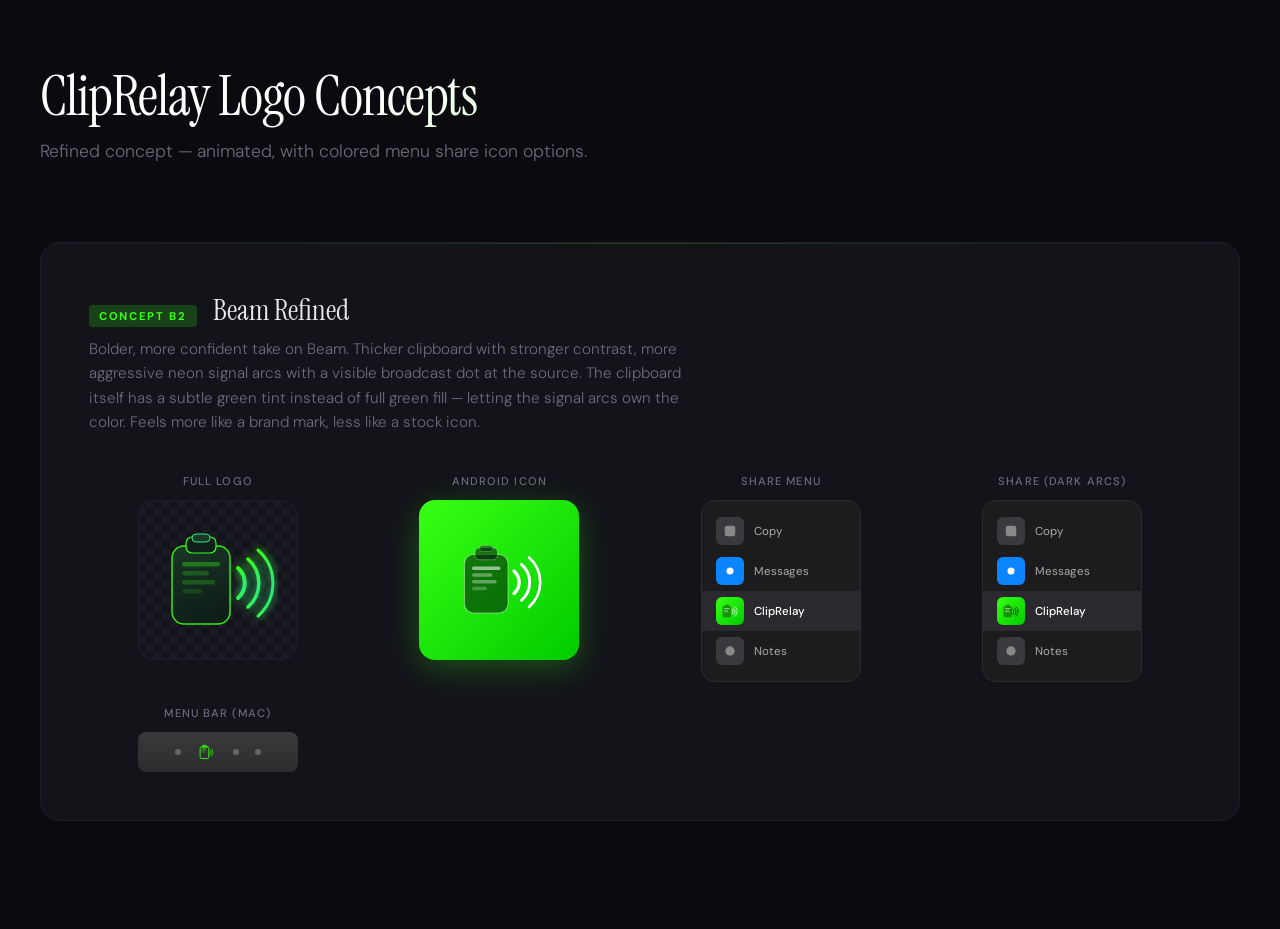
<file: logo-concepts.html>
<!DOCTYPE html>
<html lang="en">
<head>
<meta charset="UTF-8">
<meta name="viewport" content="width=device-width, initial-scale=1.0">
<title>ClipRelay — Logo Concepts (Animated)</title>
<style>
  @import url('https://fonts.googleapis.com/css2?family=DM+Sans:ital,opsz,wght@0,9..40,300;0,9..40,500;0,9..40,700;1,9..40,300&family=Instrument+Serif:ital@0;1&display=swap');

  * { margin: 0; padding: 0; box-sizing: border-box; }

  :root {
    --bg: #0A0A0F;
    --surface: #13131A;
    --border: #1E1E2A;
    --text: #E8E8ED;
    --text-dim: #6B6B7B;
    --neon: #39FF14;
    --neon-dim: #39FF1433;
  }

  body {
    font-family: 'DM Sans', sans-serif;
    background: var(--bg);
    color: var(--text);
    min-height: 100vh;
    padding: 60px 40px;
  }

  h1 {
    font-family: 'Instrument Serif', serif;
    font-size: 3.5rem;
    font-weight: 400;
    letter-spacing: -0.02em;
    margin-bottom: 8px;
    background: linear-gradient(135deg, #fff 30%, var(--neon));
    -webkit-background-clip: text;
    -webkit-text-fill-color: transparent;
  }

  .subtitle {
    font-size: 1.1rem;
    color: var(--text-dim);
    margin-bottom: 80px;
    font-weight: 300;
  }

  .concept {
    border: 1px solid var(--border);
    border-radius: 20px;
    background: var(--surface);
    padding: 48px;
    margin-bottom: 48px;
    position: relative;
    overflow: hidden;
  }

  .concept::before {
    content: '';
    position: absolute;
    top: 0; left: 0; right: 0;
    height: 1px;
    background: linear-gradient(90deg, transparent, var(--neon-dim), transparent);
  }

  .concept-header {
    display: flex;
    align-items: baseline;
    gap: 16px;
    margin-bottom: 8px;
  }

  .concept-label {
    font-family: 'DM Sans', sans-serif;
    font-size: 0.7rem;
    font-weight: 700;
    letter-spacing: 0.15em;
    text-transform: uppercase;
    color: var(--neon);
    background: var(--neon-dim);
    padding: 4px 10px;
    border-radius: 4px;
  }

  .concept-name {
    font-family: 'Instrument Serif', serif;
    font-size: 1.8rem;
    font-weight: 400;
  }

  .concept-desc {
    color: var(--text-dim);
    font-size: 0.95rem;
    margin-bottom: 40px;
    max-width: 600px;
    line-height: 1.6;
    font-weight: 300;
  }

  .variants {
    display: grid;
    grid-template-columns: repeat(4, 1fr);
    gap: 24px;
  }

  .variant {
    display: flex;
    flex-direction: column;
    align-items: center;
    gap: 12px;
  }

  .variant-label {
    font-size: 0.7rem;
    text-transform: uppercase;
    letter-spacing: 0.1em;
    color: var(--text-dim);
    font-weight: 500;
  }

  .icon-frame {
    width: 160px;
    height: 160px;
    border-radius: 16px;
    display: flex;
    align-items: center;
    justify-content: center;
    position: relative;
  }

  .icon-frame.transparent {
    background: repeating-conic-gradient(#1a1a24 0% 25%, #13131a 0% 50%) 50% / 16px 16px;
    border: 1px solid var(--border);
  }

  .icon-frame.neon-bg {
    background: linear-gradient(135deg, #39FF14, #00CC00);
    box-shadow: 0 8px 32px #39FF1444;
  }

  .icon-frame.menubar {
    background: linear-gradient(180deg, #3a3a3c, #2c2c2e);
    border-radius: 8px;
    width: 160px;
    height: 40px;
    flex-direction: row;
    gap: 16px;
    padding: 0 12px;
  }

  .menubar-dot {
    width: 6px;
    height: 6px;
    border-radius: 50%;
    background: #666;
  }

  .icon-frame svg { display: block; }

  .share-sim {
    width: 160px;
    background: #1C1C1E;
    border-radius: 14px;
    padding: 10px 0;
    border: 1px solid #2C2C2E;
  }

  .share-row {
    display: flex;
    align-items: center;
    gap: 10px;
    padding: 6px 14px;
    font-size: 0.72rem;
    color: #aaa;
  }

  .share-row.highlight {
    background: #2A2A2E;
    color: #fff;
    font-weight: 500;
  }

  .share-icon {
    width: 28px;
    height: 28px;
    border-radius: 6px;
    display: flex;
    align-items: center;
    justify-content: center;
    flex-shrink: 0;
  }

  .share-icon.gray { background: #3a3a3e; }
  .share-icon.blue { background: #0A84FF; }
  .share-icon.green { background: linear-gradient(135deg, #39FF14, #00CC00); }

  /* ════════════════════════════════════════════ */
  /*  BEAM ANIMATIONS                            */
  /* ════════════════════════════════════════════ */

  @keyframes beamPulse1 {
    0%, 100% { opacity: 0.9; transform: translateX(0); }
    50% { opacity: 1; transform: translateX(2px); }
  }
  @keyframes beamPulse2 {
    0%, 100% { opacity: 0.55; transform: translateX(0); }
    50% { opacity: 0.75; transform: translateX(3px); }
  }
  @keyframes beamPulse3 {
    0%, 100% { opacity: 0.3; transform: translateX(0); }
    50% { opacity: 0.5; transform: translateX(4px); }
  }

  .beam-arc-1 { animation: beamPulse1 2s ease-in-out infinite; }
  .beam-arc-2 { animation: beamPulse2 2s ease-in-out 0.25s infinite; }
  .beam-arc-3 { animation: beamPulse3 2s ease-in-out 0.5s infinite; }

  @keyframes beamTextShimmer {
    0%, 100% { opacity: 0.4; }
    40% { opacity: 0.6; }
  }

  .beam-text-line {
    animation: beamTextShimmer 3s ease-in-out infinite;
  }
  .beam-text-line:nth-child(2) { animation-delay: 0.4s; }
  .beam-text-line:nth-child(3) { animation-delay: 0.8s; }
  .beam-text-line:nth-child(4) { animation-delay: 1.2s; }

  /* ════════════════════════════════════════════ */
  /*  PORTAL ANIMATIONS                          */
  /* ════════════════════════════════════════════ */

  @keyframes portalRotate {
    0% { transform: rotate(0deg); }
    100% { transform: rotate(360deg); }
  }

  @keyframes portalPulseGreen {
    0%, 100% { r: 8; opacity: 1; }
    50% { r: 10; opacity: 0.8; }
  }

  @keyframes portalPulseMac {
    0%, 100% { r: 8; opacity: 0.8; }
    50% { r: 9; opacity: 0.6; }
  }

  @keyframes particleFlow {
    0% { transform: translateX(-14px); opacity: 0; }
    30% { opacity: 1; }
    70% { opacity: 1; }
    100% { transform: translateX(14px); opacity: 0; }
  }

  @keyframes portalRingRotate {
    from { stroke-dashoffset: 0; }
    to { stroke-dashoffset: -100; }
  }

  .portal-ring-mac {
    stroke-dasharray: 8 12;
    animation: portalRingRotate 6s linear infinite;
    transform-origin: 32px 60px;
  }

  .portal-ring-android {
    stroke-dasharray: 8 12;
    animation: portalRingRotate 4s linear infinite reverse;
    transform-origin: 88px 60px;
  }

  .portal-core-green {
    animation: portalPulseGreen 2s ease-in-out infinite;
  }

  .portal-core-mac {
    animation: portalPulseMac 2.5s ease-in-out infinite;
  }

  .portal-particle {
    animation: particleFlow 2s ease-in-out infinite;
  }
  .portal-particle:nth-child(2) { animation-delay: 0.6s; }
  .portal-particle:nth-child(3) { animation-delay: 1.2s; }

  @keyframes streamPulse {
    0%, 100% { stroke-opacity: 0.4; }
    50% { stroke-opacity: 1; }
  }

  .portal-stream {
    animation: streamPulse 2s ease-in-out infinite;
  }
  .portal-stream:nth-child(2) { animation-delay: 0.3s; }
  .portal-stream:nth-child(3) { animation-delay: 0.6s; }

  /* ════════════════════════════════════════════ */
  /*  PRISM ANIMATIONS                           */
  /* ════════════════════════════════════════════ */

  @keyframes prismArrowTop {
    0% { stroke-dashoffset: 50; }
    30% { stroke-dashoffset: 0; }
    100% { stroke-dashoffset: 0; }
  }

  @keyframes prismArrowBot {
    0%, 35% { stroke-dashoffset: 50; }
    65% { stroke-dashoffset: 0; }
    100% { stroke-dashoffset: 0; }
  }

  @keyframes prismArrowHeadTop {
    0%, 25% { opacity: 0; }
    35%, 100% { opacity: 1; }
  }

  @keyframes prismArrowHeadBot {
    0%, 60% { opacity: 0; }
    70%, 100% { opacity: 1; }
  }

  .prism-arrow-top {
    stroke-dasharray: 50;
    animation: prismArrowTop 2.5s linear infinite;
  }

  .prism-arrow-bot {
    stroke-dasharray: 50;
    animation: prismArrowBot 2.5s linear infinite;
  }

  .prism-head-top {
    animation: prismArrowHeadTop 2.5s linear infinite;
  }

  .prism-head-bot {
    animation: prismArrowHeadBot 2.5s linear infinite;
  }

  @keyframes prismShine {
    0%, 100% { opacity: 0; }
    50% { opacity: 0.15; }
  }

  .prism-shine {
    animation: prismShine 4s ease-in-out infinite;
  }

  @keyframes prismEdgeGlow {
    0%, 100% { stroke-opacity: 0.2; }
    50% { stroke-opacity: 0.5; }
  }

  .prism-edge-glow {
    animation: prismEdgeGlow 3s ease-in-out infinite;
  }

  @keyframes prismDividerPulse {
    0%, 100% { stroke-opacity: 0.12; }
    50% { stroke-opacity: 0.3; }
  }
  .prism-divider {
    animation: prismDividerPulse 3s ease-in-out infinite;
  }

</style>
</head>
<body>

<h1>ClipRelay Logo Concepts</h1>
<p class="subtitle">Refined concept — animated, with colored menu share icon options.</p>

<!-- ═══════════════════════════════════════════════ -->
<!-- CONCEPT B2: "BEAM REFINED" -->
<!-- ═══════════════════════════════════════════════ -->
<div class="concept">
  <div class="concept-header">
    <span class="concept-label">Concept B2</span>
    <span class="concept-name">Beam Refined</span>
  </div>
  <p class="concept-desc">
    Bolder, more confident take on Beam. Thicker clipboard with stronger contrast, more aggressive neon signal arcs with a visible broadcast dot at the source. The clipboard itself has a subtle green tint instead of full green fill — letting the signal arcs own the color. Feels more like a brand mark, less like a stock icon.
  </p>
  <div class="variants">
    <div class="variant">
      <span class="variant-label">Full Logo</span>
      <div class="icon-frame transparent">
        <svg width="120" height="120" viewBox="0 0 120 120" fill="none" xmlns="http://www.w3.org/2000/svg">
          <defs>
            <linearGradient id="b2BoardGrad" x1="0" y1="0" x2="0.3" y2="1">
              <stop stop-color="#1A3A28"/>
              <stop offset="1" stop-color="#0F1F18"/>
            </linearGradient>
            <linearGradient id="b2ArcGrad" x1="0" y1="0" x2="1" y2="1">
              <stop stop-color="#39FF14"/>
              <stop offset="1" stop-color="#2AE68A"/>
            </linearGradient>
            <filter id="b2Glow" x="-50%" y="-50%" width="200%" height="200%">
              <feGaussianBlur stdDeviation="4" result="blur"/>
              <feMerge><feMergeNode in="blur"/><feMergeNode in="SourceGraphic"/></feMerge>
            </filter>
            <filter id="b2GlowStrong" x="-50%" y="-50%" width="200%" height="200%">
              <feGaussianBlur stdDeviation="6" result="blur"/>
              <feMerge><feMergeNode in="blur"/><feMergeNode in="SourceGraphic"/></feMerge>
            </filter>
          </defs>

          <!-- Clipboard body — dark with green edge -->
          <rect x="14" y="26" width="58" height="78" rx="12" fill="url(#b2BoardGrad)" stroke="#39FF14" stroke-width="1.5" opacity="0.9"/>
          <!-- Clip top -->
          <rect x="28" y="17" width="30" height="16" rx="6" fill="#0F1F18" stroke="#39FF14" stroke-width="1.2"/>
          <rect x="34" y="14" width="18" height="8" rx="4" fill="#1A3A28" stroke="#2AE68A" stroke-width="1"/>
          <!-- Text lines -->
          <rect x="24" y="42" width="38" height="4.5" rx="2.25" fill="#39FF14" opacity="0.35"/>
          <rect x="24" y="51" width="27" height="4.5" rx="2.25" fill="#39FF14" opacity="0.22"/>
          <rect x="24" y="60" width="33" height="4.5" rx="2.25" fill="#39FF14" opacity="0.22"/>
          <rect x="24" y="69" width="20" height="4.5" rx="2.25" fill="#39FF14" opacity="0.15"/>

          <!-- Signal arcs — bolder, with gradient -->
          <g filter="url(#b2Glow)">
            <path d="M80 48 A 20 20 0 0 1 80 78" stroke="url(#b2ArcGrad)" stroke-width="4" stroke-linecap="round" fill="none" class="beam-arc-1"/>
            <path d="M90 39 A 32 32 0 0 1 90 87" stroke="url(#b2ArcGrad)" stroke-width="3.5" stroke-linecap="round" fill="none" class="beam-arc-2"/>
            <path d="M100 30 A 44 44 0 0 1 100 96" stroke="url(#b2ArcGrad)" stroke-width="3" stroke-linecap="round" fill="none" class="beam-arc-3"/>
          </g>
        </svg>
      </div>
    </div>
    <div class="variant">
      <span class="variant-label">Android Icon</span>
      <div class="icon-frame neon-bg">
        <svg width="90" height="90" viewBox="0 0 120 120" fill="none">
          <!-- Clipboard — dark on green bg -->
          <rect x="14" y="26" width="58" height="78" rx="12" fill="rgba(0,20,8,0.55)" stroke="rgba(255,255,255,0.4)" stroke-width="1.5"/>
          <rect x="28" y="17" width="30" height="16" rx="6" fill="rgba(0,20,8,0.55)" stroke="rgba(255,255,255,0.35)" stroke-width="1.2"/>
          <rect x="34" y="14" width="18" height="8" rx="4" fill="rgba(0,30,12,0.5)" stroke="rgba(255,255,255,0.3)" stroke-width="1"/>
          <!-- Text lines -->
          <rect x="24" y="42" width="38" height="4.5" rx="2.25" fill="rgba(255,255,255,0.55)"/>
          <rect x="24" y="51" width="27" height="4.5" rx="2.25" fill="rgba(255,255,255,0.35)"/>
          <rect x="24" y="60" width="33" height="4.5" rx="2.25" fill="rgba(255,255,255,0.35)"/>
          <rect x="24" y="69" width="20" height="4.5" rx="2.25" fill="rgba(255,255,255,0.25)"/>
          <!-- Arcs -->
          <path d="M80 48 A 20 20 0 0 1 80 78" stroke="white" stroke-width="4.5" stroke-linecap="round" fill="none" class="beam-arc-1"/>
          <path d="M90 39 A 32 32 0 0 1 90 87" stroke="white" stroke-width="4" stroke-linecap="round" fill="none" class="beam-arc-2"/>
          <path d="M100 30 A 44 44 0 0 1 100 96" stroke="white" stroke-width="3.5" stroke-linecap="round" fill="none" class="beam-arc-3"/>
        </svg>
      </div>
    </div>
    <div class="variant">
      <span class="variant-label">Share Menu</span>
      <div class="share-sim">
        <div class="share-row">
          <div class="share-icon gray"><svg width="14" height="14" viewBox="0 0 24 24" fill="#888"><rect x="3" y="3" width="18" height="18" rx="4"/></svg></div>
          <span>Copy</span>
        </div>
        <div class="share-row">
          <div class="share-icon blue"><svg width="14" height="14" viewBox="0 0 24 24" fill="white"><circle cx="12" cy="12" r="6"/></svg></div>
          <span>Messages</span>
        </div>
        <div class="share-row highlight">
          <div class="share-icon green">
            <svg width="16" height="16" viewBox="0 0 120 120" fill="none">
              <!-- Clipboard — bigger -->
              <rect x="4" y="22" width="64" height="84" rx="10" fill="rgba(0,0,0,0.35)"/>
              <!-- Clip top -->
              <rect x="20" y="12" width="32" height="16" rx="5" fill="rgba(0,0,0,0.3)"/>
              <!-- Text lines -->
              <rect x="16" y="40" width="40" height="5.5" rx="2.75" fill="rgba(255,255,255,0.7)"/>
              <rect x="16" y="52" width="28" height="5.5" rx="2.75" fill="rgba(255,255,255,0.5)"/>
              <rect x="16" y="64" width="35" height="5.5" rx="2.75" fill="rgba(255,255,255,0.5)"/>
              <!-- 3 signal arcs -->
              <path d="M74 46 A 20 20 0 0 1 74 80" stroke="white" stroke-width="6" stroke-linecap="round" fill="none" class="beam-arc-1"/>
              <path d="M86 37 A 32 32 0 0 1 86 89" stroke="white" stroke-width="5.5" stroke-linecap="round" fill="none" class="beam-arc-2"/>
              <path d="M98 28 A 44 44 0 0 1 98 98" stroke="white" stroke-width="5" stroke-linecap="round" fill="none" class="beam-arc-3"/>
            </svg>
          </div>
          <span>ClipRelay</span>
        </div>
        <div class="share-row">
          <div class="share-icon gray"><svg width="14" height="14" viewBox="0 0 24 24" fill="#888"><circle cx="12" cy="12" r="8"/></svg></div>
          <span>Notes</span>
        </div>
      </div>
    </div>
    <div class="variant">
      <span class="variant-label">Share (Dark Arcs)</span>
      <div class="share-sim">
        <div class="share-row">
          <div class="share-icon gray"><svg width="14" height="14" viewBox="0 0 24 24" fill="#888"><rect x="3" y="3" width="18" height="18" rx="4"/></svg></div>
          <span>Copy</span>
        </div>
        <div class="share-row">
          <div class="share-icon blue"><svg width="14" height="14" viewBox="0 0 24 24" fill="white"><circle cx="12" cy="12" r="6"/></svg></div>
          <span>Messages</span>
        </div>
        <div class="share-row highlight">
          <div class="share-icon green">
            <svg width="16" height="16" viewBox="0 0 120 120" fill="none">
              <!-- Clipboard -->
              <rect x="4" y="22" width="64" height="84" rx="10" fill="rgba(0,0,0,0.35)"/>
              <rect x="20" y="12" width="32" height="16" rx="5" fill="rgba(0,0,0,0.3)"/>
              <!-- Text lines -->
              <rect x="16" y="40" width="40" height="5.5" rx="2.75" fill="rgba(255,255,255,0.7)"/>
              <rect x="16" y="52" width="28" height="5.5" rx="2.75" fill="rgba(255,255,255,0.5)"/>
              <rect x="16" y="64" width="35" height="5.5" rx="2.75" fill="rgba(255,255,255,0.5)"/>
              <!-- 3 dark signal arcs — no animation, solid black -->
              <path d="M74 46 A 20 20 0 0 1 74 80" stroke="black" stroke-width="6" stroke-linecap="round" fill="none"/>
              <path d="M86 37 A 32 32 0 0 1 86 89" stroke="black" stroke-width="5.5" stroke-linecap="round" fill="none"/>
              <path d="M98 28 A 44 44 0 0 1 98 98" stroke="black" stroke-width="5" stroke-linecap="round" fill="none"/>
            </svg>
          </div>
          <span>ClipRelay</span>
        </div>
        <div class="share-row">
          <div class="share-icon gray"><svg width="14" height="14" viewBox="0 0 24 24" fill="#888"><circle cx="12" cy="12" r="8"/></svg></div>
          <span>Notes</span>
        </div>
      </div>
    </div>
    <div class="variant">
      <span class="variant-label">Menu Bar (Mac)</span>
      <div class="icon-frame menubar">
        <div class="menubar-dot"></div>
        <svg width="20" height="18" viewBox="0 0 120 120" fill="none">
          <rect x="14" y="26" width="58" height="78" rx="12" fill="none" stroke="#39FF14" stroke-width="6"/>
          <rect x="28" y="17" width="30" height="16" rx="6" fill="none" stroke="#39FF14" stroke-width="5"/>
          <rect x="34" y="14" width="18" height="8" rx="4" fill="none" stroke="#39FF14" stroke-width="4"/>
          <rect x="24" y="44" width="30" height="4" rx="2" fill="#39FF14" opacity="0.65"/>
          <rect x="24" y="52" width="22" height="4" rx="2" fill="#39FF14" opacity="0.45"/>
          <rect x="24" y="60" width="26" height="4" rx="2" fill="#39FF14" opacity="0.35"/>
          <path d="M80 48 A 20 20 0 0 1 80 78" stroke="#39FF14" stroke-width="5" stroke-linecap="round" fill="none" class="beam-arc-1"/>
          <path d="M90 39 A 32 32 0 0 1 90 87" stroke="#39FF14" stroke-width="4.5" stroke-linecap="round" fill="none" class="beam-arc-2"/>
        </svg>
        <div class="menubar-dot"></div>
        <div class="menubar-dot"></div>
      </div>
    </div>
  </div>
</div>


</body>
</html>
</file>
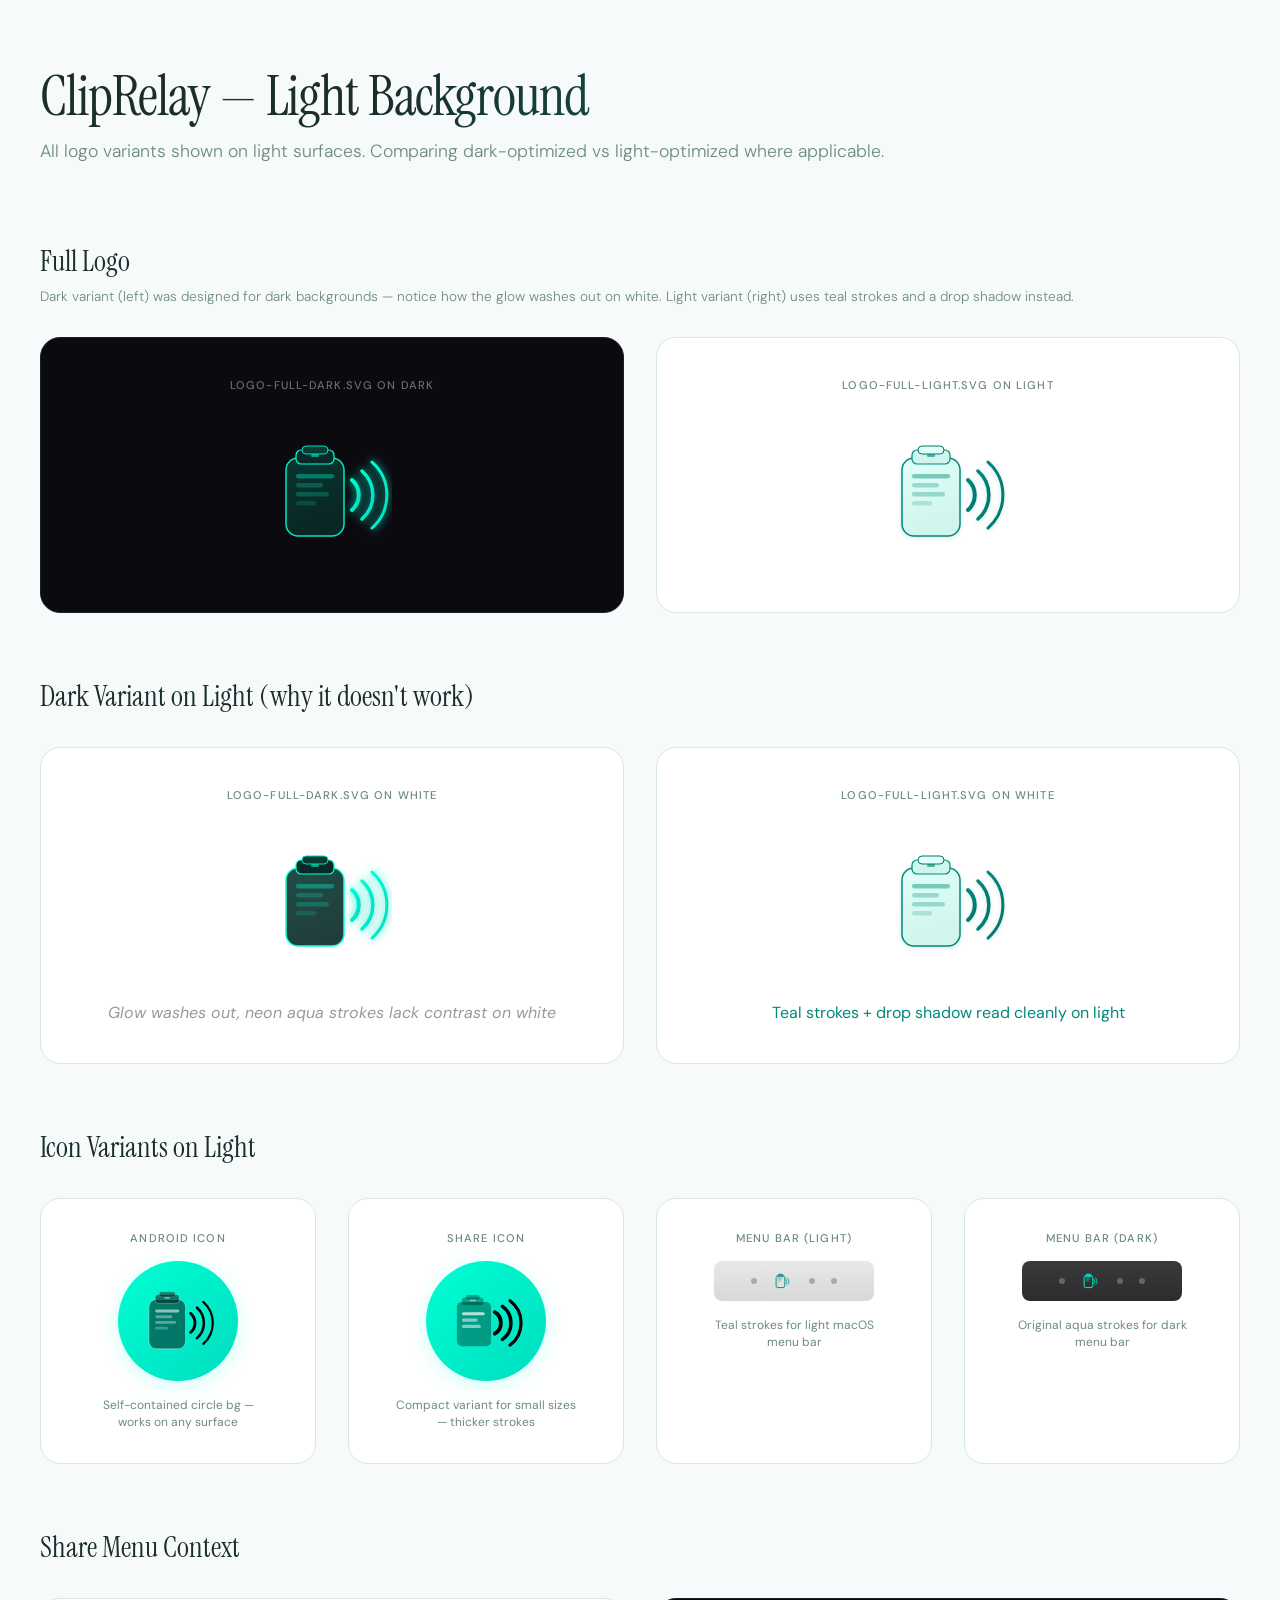
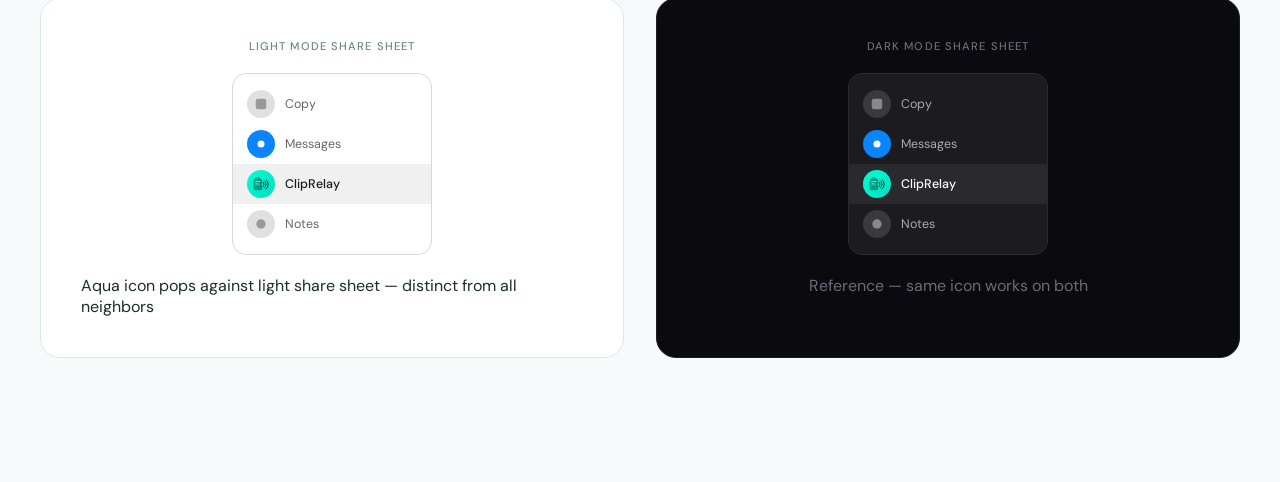
<file: design/logo-concepts-light.html>
<!DOCTYPE html>
<html lang="en">
<head>
<meta charset="UTF-8">
<meta name="viewport" content="width=device-width, initial-scale=1.0">
<title>ClipRelay — Logo Variants (Light Background)</title>
<style>
  @import url('https://fonts.googleapis.com/css2?family=DM+Sans:ital,opsz,wght@0,9..40,300;0,9..40,500;0,9..40,700;1,9..40,300&family=Instrument+Serif:ital@0;1&display=swap');

  * { margin: 0; padding: 0; box-sizing: border-box; }

  :root {
    --bg: #F7FAFA;
    --surface: #FFFFFF;
    --border: #D8E8E5;
    --text: #1A2E2A;
    --text-dim: #6B8A82;
    --aqua: #00FFD5;
    --teal: #00897B;
    --teal-dark: #00796B;
  }

  body {
    font-family: 'DM Sans', sans-serif;
    background: var(--bg);
    color: var(--text);
    min-height: 100vh;
    padding: 60px 40px;
  }

  h1 {
    font-family: 'Instrument Serif', serif;
    font-size: 3.5rem;
    font-weight: 400;
    letter-spacing: -0.02em;
    margin-bottom: 8px;
    background: linear-gradient(135deg, #1A2E2A 30%, #00897B);
    -webkit-background-clip: text;
    background-clip: text;
    -webkit-text-fill-color: transparent;
  }

  .subtitle {
    font-size: 1.1rem;
    color: var(--text-dim);
    margin-bottom: 80px;
    font-weight: 300;
  }

  .section-title {
    font-family: 'Instrument Serif', serif;
    font-size: 1.8rem;
    font-weight: 400;
    margin-bottom: 32px;
    color: var(--text);
  }

  .section-title + .section-note {
    margin-top: -24px;
    margin-bottom: 32px;
    font-size: 0.85rem;
    color: var(--text-dim);
    font-weight: 300;
  }

  /* ── Side-by-side dark vs light ── */
  .compare-row {
    display: grid;
    grid-template-columns: 1fr 1fr;
    gap: 32px;
    margin-bottom: 64px;
  }

  .compare-card {
    border: 1px solid var(--border);
    border-radius: 20px;
    padding: 40px;
    display: flex;
    flex-direction: column;
    align-items: center;
    gap: 20px;
    position: relative;
    overflow: hidden;
  }

  .compare-card.light-bg {
    background: var(--surface);
  }

  .compare-card.dark-bg {
    background: #0A0A0F;
    border-color: #1E1E2A;
  }

  .compare-card.dark-bg .card-label {
    color: #6B6B7B;
  }

  .compare-card.dark-bg .card-title {
    color: #E8E8ED;
  }

  .card-label {
    font-size: 0.7rem;
    text-transform: uppercase;
    letter-spacing: 0.1em;
    color: var(--text-dim);
    font-weight: 500;
  }

  .card-title {
    font-family: 'Instrument Serif', serif;
    font-size: 1.2rem;
    font-weight: 400;
    margin-top: -12px;
  }

  /* ── Icon grid ── */
  .icon-grid {
    display: grid;
    grid-template-columns: repeat(4, 1fr);
    gap: 32px;
    margin-bottom: 64px;
  }

  .icon-card {
    border: 1px solid var(--border);
    border-radius: 20px;
    background: var(--surface);
    padding: 32px;
    display: flex;
    flex-direction: column;
    align-items: center;
    gap: 16px;
  }

  .icon-card .card-label {
    font-size: 0.7rem;
    text-transform: uppercase;
    letter-spacing: 0.1em;
    color: var(--text-dim);
    font-weight: 500;
  }

  .icon-card .card-note {
    font-size: 0.75rem;
    color: var(--text-dim);
    text-align: center;
    max-width: 180px;
    line-height: 1.4;
  }

  .icon-frame {
    width: 160px;
    height: 160px;
    border-radius: 16px;
    display: flex;
    align-items: center;
    justify-content: center;
    position: relative;
  }

  .icon-frame.checkerboard {
    background: repeating-conic-gradient(#E8E8E8 0% 25%, #F5F5F5 0% 50%) 50% / 16px 16px;
    border: 1px solid var(--border);
  }

  .icon-frame.menubar-light {
    background: linear-gradient(180deg, #E8E8E8, #D8D8D8);
    border-radius: 8px;
    width: 160px;
    height: 40px;
    flex-direction: row;
    gap: 16px;
    padding: 0 12px;
  }

  .menubar-dot {
    width: 6px;
    height: 6px;
    border-radius: 50%;
    background: #AAA;
  }

  /* ── Share menu sims ── */
  .share-row-grid {
    display: grid;
    grid-template-columns: 1fr 1fr;
    gap: 32px;
    margin-bottom: 64px;
  }

  .share-card {
    border: 1px solid var(--border);
    border-radius: 20px;
    padding: 40px;
    display: flex;
    flex-direction: column;
    align-items: center;
    gap: 20px;
  }

  .share-card.light-bg { background: var(--surface); }
  .share-card.dark-bg {
    background: #0A0A0F;
    border-color: #1E1E2A;
  }
  .share-card.dark-bg .card-label { color: #6B6B7B; }

  .share-sim {
    width: 200px;
    border-radius: 14px;
    padding: 10px 0;
  }

  .share-sim.light-mode {
    background: #FFFFFF;
    border: 1px solid #D8D8D8;
  }

  .share-sim.dark-mode {
    background: #1C1C1E;
    border: 1px solid #2C2C2E;
  }

  .share-row {
    display: flex;
    align-items: center;
    gap: 10px;
    padding: 6px 14px;
    font-size: 0.78rem;
  }

  .share-sim.light-mode .share-row { color: #666; }
  .share-sim.dark-mode .share-row { color: #aaa; }

  .share-sim.light-mode .share-row.highlight {
    background: #F0F0F0;
    color: #1A1A1A;
    font-weight: 500;
  }

  .share-sim.dark-mode .share-row.highlight {
    background: #2A2A2E;
    color: #fff;
    font-weight: 500;
  }

  .share-icon {
    width: 28px;
    height: 28px;
    border-radius: 50%;
    display: flex;
    align-items: center;
    justify-content: center;
    flex-shrink: 0;
  }

  .share-icon.gray-light { background: #E0E0E0; }
  .share-icon.gray-dark { background: #3a3a3e; }
  .share-icon.blue { background: #0A84FF; }

  /* Beam animations */
  @keyframes beamPulse1 {
    0%, 100% { opacity: 0.9; transform: translateX(0); }
    50% { opacity: 1; transform: translateX(2px); }
  }
  @keyframes beamPulse2 {
    0%, 100% { opacity: 0.55; transform: translateX(0); }
    50% { opacity: 0.75; transform: translateX(3px); }
  }
  @keyframes beamPulse3 {
    0%, 100% { opacity: 0.3; transform: translateX(0); }
    50% { opacity: 0.5; transform: translateX(4px); }
  }

  .beam-arc-1 { animation: beamPulse1 2s ease-in-out infinite; }
  .beam-arc-2 { animation: beamPulse2 2s ease-in-out 0.25s infinite; }
  .beam-arc-3 { animation: beamPulse3 2s ease-in-out 0.5s infinite; }

</style>
</head>
<body>

<h1>ClipRelay — Light Background</h1>
<p class="subtitle">All logo variants shown on light surfaces. Comparing dark-optimized vs light-optimized where applicable.</p>


<!-- ══════════════════════════════════════════════════ -->
<!-- SECTION 1: Full Logo — dark vs light variant      -->
<!-- ══════════════════════════════════════════════════ -->
<h2 class="section-title">Full Logo</h2>
<p class="section-note">Dark variant (left) was designed for dark backgrounds — notice how the glow washes out on white. Light variant (right) uses teal strokes and a drop shadow instead.</p>

<div class="compare-row">
  <!-- Dark variant on dark bg (reference) -->
  <div class="compare-card dark-bg">
    <span class="card-label">logo-full-dark.svg on dark</span>
    <div class="icon-frame" style="background:transparent;">
      <svg width="120" height="120" viewBox="0 0 120 120" fill="none">
        <defs>
          <linearGradient id="d1BoardGrad" x1="0" y1="0" x2="0.3" y2="1"><stop stop-color="#0A3A34"/><stop offset="1" stop-color="#082A26"/></linearGradient>
          <linearGradient id="d1ArcGrad" x1="0" y1="0" x2="1" y2="1"><stop stop-color="#00FFD5"/><stop offset="1" stop-color="#00DDC0"/></linearGradient>
          <filter id="d1Glow" x="-50%" y="-50%" width="200%" height="200%"><feGaussianBlur stdDeviation="4" result="blur"/><feMerge><feMergeNode in="blur"/><feMergeNode in="SourceGraphic"/></feMerge></filter>
        </defs>
        <rect x="14" y="26" width="58" height="78" rx="12" fill="url(#d1BoardGrad)" stroke="#00FFD5" stroke-width="1.5" opacity="0.9"/>
        <rect x="24" y="18" width="38" height="14" rx="5" fill="#082A26" stroke="#00FFD5" stroke-width="1.2"/>
        <rect x="30" y="14" width="26" height="8" rx="4" fill="#0A3A34" stroke="#00DDC0" stroke-width="1"/>
        <rect x="39" y="22" width="8" height="3" rx="1.5" fill="#00FFD5" opacity="0.55"/>
        <rect x="24" y="42" width="38" height="4.5" rx="2.25" fill="#00FFD5" opacity="0.35"/>
        <rect x="24" y="51" width="27" height="4.5" rx="2.25" fill="#00FFD5" opacity="0.22"/>
        <rect x="24" y="60" width="33" height="4.5" rx="2.25" fill="#00FFD5" opacity="0.22"/>
        <rect x="24" y="69" width="20" height="4.5" rx="2.25" fill="#00FFD5" opacity="0.15"/>
        <g filter="url(#d1Glow)">
          <path d="M80 48 A 20 20 0 0 1 80 78" stroke="url(#d1ArcGrad)" stroke-width="4" stroke-linecap="round" fill="none" class="beam-arc-1"/>
          <path d="M90 39 A 32 32 0 0 1 90 87" stroke="url(#d1ArcGrad)" stroke-width="3.5" stroke-linecap="round" fill="none" class="beam-arc-2"/>
          <path d="M100 30 A 44 44 0 0 1 100 96" stroke="url(#d1ArcGrad)" stroke-width="3" stroke-linecap="round" fill="none" class="beam-arc-3"/>
        </g>
      </svg>
    </div>
  </div>

  <!-- Light variant on light bg -->
  <div class="compare-card light-bg">
    <span class="card-label">logo-full-light.svg on light</span>
    <div class="icon-frame" style="background:transparent;">
      <svg width="120" height="120" viewBox="0 0 120 120" fill="none">
        <defs>
          <linearGradient id="l1BoardGrad" x1="0" y1="0" x2="0.3" y2="1"><stop stop-color="#E0FFF8"/><stop offset="1" stop-color="#D0F5ED"/></linearGradient>
          <linearGradient id="l1ArcGrad" x1="0" y1="0" x2="1" y2="1"><stop stop-color="#00897B"/><stop offset="1" stop-color="#00796B"/></linearGradient>
          <filter id="l1Shadow" x="-10%" y="-10%" width="130%" height="130%"><feDropShadow dx="0" dy="1" stdDeviation="2" flood-color="#00796B" flood-opacity="0.18"/></filter>
        </defs>
        <rect x="14" y="26" width="58" height="78" rx="12" fill="url(#l1BoardGrad)" stroke="#00897B" stroke-width="1.5" filter="url(#l1Shadow)"/>
        <rect x="24" y="18" width="38" height="14" rx="5" fill="#D0F5ED" stroke="#00897B" stroke-width="1.2"/>
        <rect x="30" y="14" width="26" height="8" rx="4" fill="#E0FFF8" stroke="#00796B" stroke-width="1"/>
        <rect x="39" y="22" width="8" height="3" rx="1.5" fill="#00796B" opacity="0.6"/>
        <rect x="24" y="42" width="38" height="4.5" rx="2.25" fill="#00897B" opacity="0.45"/>
        <rect x="24" y="51" width="27" height="4.5" rx="2.25" fill="#00897B" opacity="0.3"/>
        <rect x="24" y="60" width="33" height="4.5" rx="2.25" fill="#00897B" opacity="0.3"/>
        <rect x="24" y="69" width="20" height="4.5" rx="2.25" fill="#00897B" opacity="0.2"/>
        <g filter="url(#l1Shadow)">
          <path d="M80 48 A 20 20 0 0 1 80 78" stroke="url(#l1ArcGrad)" stroke-width="4" stroke-linecap="round" fill="none" class="beam-arc-1"/>
          <path d="M90 39 A 32 32 0 0 1 90 87" stroke="url(#l1ArcGrad)" stroke-width="3.5" stroke-linecap="round" fill="none" class="beam-arc-2"/>
          <path d="M100 30 A 44 44 0 0 1 100 96" stroke="url(#l1ArcGrad)" stroke-width="3" stroke-linecap="round" fill="none" class="beam-arc-3"/>
        </g>
      </svg>
    </div>
  </div>
</div>

<!-- Show what happens when you put the dark variant on light -->
<h2 class="section-title">Dark Variant on Light (why it doesn't work)</h2>
<div class="compare-row">
  <div class="compare-card light-bg">
    <span class="card-label">logo-full-dark.svg on white</span>
    <div class="icon-frame" style="background:transparent;">
      <svg width="120" height="120" viewBox="0 0 120 120" fill="none">
        <defs>
          <linearGradient id="d2BoardGrad" x1="0" y1="0" x2="0.3" y2="1"><stop stop-color="#0A3A34"/><stop offset="1" stop-color="#082A26"/></linearGradient>
          <linearGradient id="d2ArcGrad" x1="0" y1="0" x2="1" y2="1"><stop stop-color="#00FFD5"/><stop offset="1" stop-color="#00DDC0"/></linearGradient>
          <filter id="d2Glow" x="-50%" y="-50%" width="200%" height="200%"><feGaussianBlur stdDeviation="4" result="blur"/><feMerge><feMergeNode in="blur"/><feMergeNode in="SourceGraphic"/></feMerge></filter>
        </defs>
        <rect x="14" y="26" width="58" height="78" rx="12" fill="url(#d2BoardGrad)" stroke="#00FFD5" stroke-width="1.5" opacity="0.9"/>
        <rect x="24" y="18" width="38" height="14" rx="5" fill="#082A26" stroke="#00FFD5" stroke-width="1.2"/>
        <rect x="30" y="14" width="26" height="8" rx="4" fill="#0A3A34" stroke="#00DDC0" stroke-width="1"/>
        <rect x="39" y="22" width="8" height="3" rx="1.5" fill="#00FFD5" opacity="0.55"/>
        <rect x="24" y="42" width="38" height="4.5" rx="2.25" fill="#00FFD5" opacity="0.35"/>
        <rect x="24" y="51" width="27" height="4.5" rx="2.25" fill="#00FFD5" opacity="0.22"/>
        <rect x="24" y="60" width="33" height="4.5" rx="2.25" fill="#00FFD5" opacity="0.22"/>
        <rect x="24" y="69" width="20" height="4.5" rx="2.25" fill="#00FFD5" opacity="0.15"/>
        <g filter="url(#d2Glow)">
          <path d="M80 48 A 20 20 0 0 1 80 78" stroke="url(#d2ArcGrad)" stroke-width="4" stroke-linecap="round" fill="none" class="beam-arc-1"/>
          <path d="M90 39 A 32 32 0 0 1 90 87" stroke="url(#d2ArcGrad)" stroke-width="3.5" stroke-linecap="round" fill="none" class="beam-arc-2"/>
          <path d="M100 30 A 44 44 0 0 1 100 96" stroke="url(#d2ArcGrad)" stroke-width="3" stroke-linecap="round" fill="none" class="beam-arc-3"/>
        </g>
      </svg>
    </div>
    <span class="card-note" style="color:#999;font-style:italic;">Glow washes out, neon aqua strokes lack contrast on white</span>
  </div>

  <div class="compare-card light-bg">
    <span class="card-label">logo-full-light.svg on white</span>
    <div class="icon-frame" style="background:transparent;">
      <svg width="120" height="120" viewBox="0 0 120 120" fill="none">
        <defs>
          <linearGradient id="l2BoardGrad" x1="0" y1="0" x2="0.3" y2="1"><stop stop-color="#E0FFF8"/><stop offset="1" stop-color="#D0F5ED"/></linearGradient>
          <linearGradient id="l2ArcGrad" x1="0" y1="0" x2="1" y2="1"><stop stop-color="#00897B"/><stop offset="1" stop-color="#00796B"/></linearGradient>
          <filter id="l2Shadow" x="-10%" y="-10%" width="130%" height="130%"><feDropShadow dx="0" dy="1" stdDeviation="2" flood-color="#00796B" flood-opacity="0.18"/></filter>
        </defs>
        <rect x="14" y="26" width="58" height="78" rx="12" fill="url(#l2BoardGrad)" stroke="#00897B" stroke-width="1.5" filter="url(#l2Shadow)"/>
        <rect x="24" y="18" width="38" height="14" rx="5" fill="#D0F5ED" stroke="#00897B" stroke-width="1.2"/>
        <rect x="30" y="14" width="26" height="8" rx="4" fill="#E0FFF8" stroke="#00796B" stroke-width="1"/>
        <rect x="39" y="22" width="8" height="3" rx="1.5" fill="#00796B" opacity="0.6"/>
        <rect x="24" y="42" width="38" height="4.5" rx="2.25" fill="#00897B" opacity="0.45"/>
        <rect x="24" y="51" width="27" height="4.5" rx="2.25" fill="#00897B" opacity="0.3"/>
        <rect x="24" y="60" width="33" height="4.5" rx="2.25" fill="#00897B" opacity="0.3"/>
        <rect x="24" y="69" width="20" height="4.5" rx="2.25" fill="#00897B" opacity="0.2"/>
        <g filter="url(#l2Shadow)">
          <path d="M80 48 A 20 20 0 0 1 80 78" stroke="url(#l2ArcGrad)" stroke-width="4" stroke-linecap="round" fill="none" class="beam-arc-1"/>
          <path d="M90 39 A 32 32 0 0 1 90 87" stroke="url(#l2ArcGrad)" stroke-width="3.5" stroke-linecap="round" fill="none" class="beam-arc-2"/>
          <path d="M100 30 A 44 44 0 0 1 100 96" stroke="url(#l2ArcGrad)" stroke-width="3" stroke-linecap="round" fill="none" class="beam-arc-3"/>
        </g>
      </svg>
    </div>
    <span class="card-note" style="color:#00897B;">Teal strokes + drop shadow read cleanly on light</span>
  </div>
</div>


<!-- ══════════════════════════════════════════════════ -->
<!-- SECTION 2: All icon variants on light             -->
<!-- ══════════════════════════════════════════════════ -->
<h2 class="section-title">Icon Variants on Light</h2>

<div class="icon-grid">
  <!-- Android Icon -->
  <div class="icon-card">
    <span class="card-label">Android Icon</span>
    <div class="icon-frame" style="width:120px;height:120px;border-radius:50%;background:linear-gradient(135deg,#00FFD5,#00DDC0);box-shadow:0 4px 20px #00FFD533;">
      <svg width="76" height="76" viewBox="0 0 120 120" fill="none">
        <rect x="14" y="26" width="58" height="78" rx="12" fill="rgba(0,25,22,0.55)" stroke="rgba(255,255,255,0.4)" stroke-width="1.5"/>
        <rect x="24" y="18" width="38" height="14" rx="5" fill="rgba(0,25,22,0.55)" stroke="rgba(255,255,255,0.35)" stroke-width="1.2"/>
        <rect x="30" y="14" width="26" height="8" rx="4" fill="rgba(0,30,26,0.5)" stroke="rgba(255,255,255,0.3)" stroke-width="1"/>
        <rect x="39" y="22" width="8" height="3" rx="1.5" fill="rgba(255,255,255,0.45)"/>
        <rect x="24" y="42" width="38" height="4.5" rx="2.25" fill="rgba(255,255,255,0.55)"/>
        <rect x="24" y="51" width="27" height="4.5" rx="2.25" fill="rgba(255,255,255,0.35)"/>
        <rect x="24" y="60" width="33" height="4.5" rx="2.25" fill="rgba(255,255,255,0.35)"/>
        <rect x="24" y="69" width="20" height="4.5" rx="2.25" fill="rgba(255,255,255,0.25)"/>
        <path d="M80 48 A 20 20 0 0 1 80 78" stroke="black" stroke-width="4.5" stroke-linecap="round" fill="none" class="beam-arc-1"/>
        <path d="M90 39 A 32 32 0 0 1 90 87" stroke="black" stroke-width="4" stroke-linecap="round" fill="none" class="beam-arc-2"/>
        <path d="M100 30 A 44 44 0 0 1 100 96" stroke="black" stroke-width="3.5" stroke-linecap="round" fill="none" class="beam-arc-3"/>
      </svg>
    </div>
    <span class="card-note">Self-contained circle bg — works on any surface</span>
  </div>

  <!-- Share Icon -->
  <div class="icon-card">
    <span class="card-label">Share Icon</span>
    <div class="icon-frame" style="width:120px;height:120px;border-radius:50%;background:linear-gradient(135deg,#00FFD5,#00DDC0);box-shadow:0 4px 20px #00FFD533;">
      <svg width="76" height="76" viewBox="0 0 120 120" fill="none">
        <rect x="14" y="30" width="54" height="70" rx="8" fill="rgba(0,0,0,0.35)"/>
        <rect x="22" y="23" width="34" height="12" rx="4" fill="rgba(0,0,0,0.3)"/>
        <rect x="28" y="19" width="22" height="7" rx="3.5" fill="rgba(0,0,0,0.3)"/>
        <rect x="34" y="26" width="10" height="3" rx="1.5" fill="rgba(255,255,255,0.45)"/>
        <rect x="22" y="46" width="36" height="5" rx="2.5" fill="rgba(255,255,255,0.7)"/>
        <rect x="22" y="56" width="25" height="5" rx="2.5" fill="rgba(255,255,255,0.5)"/>
        <rect x="22" y="66" width="30" height="5" rx="2.5" fill="rgba(255,255,255,0.5)"/>
        <path d="M74 46 A 20 20 0 0 1 74 80" stroke="black" stroke-width="6" stroke-linecap="round" fill="none"/>
        <path d="M86 37 A 32 32 0 0 1 86 89" stroke="black" stroke-width="5.5" stroke-linecap="round" fill="none"/>
        <path d="M98 28 A 44 44 0 0 1 98 98" stroke="black" stroke-width="5" stroke-linecap="round" fill="none"/>
      </svg>
    </div>
    <span class="card-note">Compact variant for small sizes — thicker strokes</span>
  </div>

  <!-- Menu Bar (light macOS bar) -->
  <div class="icon-card">
    <span class="card-label">Menu Bar (light)</span>
    <div class="icon-frame menubar-light">
      <div class="menubar-dot"></div>
      <svg width="20" height="18" viewBox="0 0 120 120" fill="none">
        <rect x="14" y="26" width="58" height="78" rx="12" fill="none" stroke="#00897B" stroke-width="6"/>
        <rect x="24" y="18" width="38" height="14" rx="5" fill="none" stroke="#00897B" stroke-width="5"/>
        <rect x="30" y="14" width="26" height="8" rx="4" fill="none" stroke="#00897B" stroke-width="4"/>
        <rect x="39" y="22" width="8" height="3" rx="1.5" fill="#00897B" opacity="0.75"/>
        <rect x="24" y="44" width="30" height="4" rx="2" fill="#00897B" opacity="0.65"/>
        <rect x="24" y="52" width="22" height="4" rx="2" fill="#00897B" opacity="0.45"/>
        <rect x="24" y="60" width="26" height="4" rx="2" fill="#00897B" opacity="0.35"/>
        <path d="M80 48 A 20 20 0 0 1 80 78" stroke="#00897B" stroke-width="5" stroke-linecap="round" fill="none" class="beam-arc-1"/>
        <path d="M90 39 A 32 32 0 0 1 90 87" stroke="#00897B" stroke-width="4.5" stroke-linecap="round" fill="none" class="beam-arc-2"/>
      </svg>
      <div class="menubar-dot"></div>
      <div class="menubar-dot"></div>
    </div>
    <span class="card-note">Teal strokes for light macOS menu bar</span>
  </div>

  <!-- Menu Bar (dark macOS bar, reference) -->
  <div class="icon-card">
    <span class="card-label">Menu Bar (dark)</span>
    <div class="icon-frame" style="background:linear-gradient(180deg,#3a3a3c,#2c2c2e);border-radius:8px;width:160px;height:40px;flex-direction:row;gap:16px;padding:0 12px;">
      <div class="menubar-dot" style="background:#666;"></div>
      <svg width="20" height="18" viewBox="0 0 120 120" fill="none">
        <rect x="14" y="26" width="58" height="78" rx="12" fill="none" stroke="#00FFD5" stroke-width="6"/>
        <rect x="24" y="18" width="38" height="14" rx="5" fill="none" stroke="#00FFD5" stroke-width="5"/>
        <rect x="30" y="14" width="26" height="8" rx="4" fill="none" stroke="#00FFD5" stroke-width="4"/>
        <rect x="39" y="22" width="8" height="3" rx="1.5" fill="#00FFD5" opacity="0.75"/>
        <rect x="24" y="44" width="30" height="4" rx="2" fill="#00FFD5" opacity="0.65"/>
        <rect x="24" y="52" width="22" height="4" rx="2" fill="#00FFD5" opacity="0.45"/>
        <rect x="24" y="60" width="26" height="4" rx="2" fill="#00FFD5" opacity="0.35"/>
        <path d="M80 48 A 20 20 0 0 1 80 78" stroke="#00FFD5" stroke-width="5" stroke-linecap="round" fill="none" class="beam-arc-1"/>
        <path d="M90 39 A 32 32 0 0 1 90 87" stroke="#00FFD5" stroke-width="4.5" stroke-linecap="round" fill="none" class="beam-arc-2"/>
      </svg>
      <div class="menubar-dot" style="background:#666;"></div>
      <div class="menubar-dot" style="background:#666;"></div>
    </div>
    <span class="card-note">Original aqua strokes for dark menu bar</span>
  </div>
</div>


<!-- ══════════════════════════════════════════════════ -->
<!-- SECTION 3: Share menu — light vs dark OS          -->
<!-- ══════════════════════════════════════════════════ -->
<h2 class="section-title">Share Menu Context</h2>

<div class="share-row-grid">
  <!-- Light OS share sheet -->
  <div class="share-card light-bg">
    <span class="card-label">Light Mode Share Sheet</span>
    <div class="share-sim light-mode">
      <div class="share-row"><div class="share-icon gray-light"><svg width="14" height="14" viewBox="0 0 24 24" fill="#999"><rect x="3" y="3" width="18" height="18" rx="4"/></svg></div><span>Copy</span></div>
      <div class="share-row"><div class="share-icon blue"><svg width="14" height="14" viewBox="0 0 24 24" fill="white"><circle cx="12" cy="12" r="6"/></svg></div><span>Messages</span></div>
      <div class="share-row highlight">
        <div class="share-icon" style="background:linear-gradient(135deg,#00FFD5,#00DDC0);border-radius:50%;">
          <svg width="16" height="16" viewBox="0 0 120 120" fill="none">
            <rect x="4" y="22" width="64" height="84" rx="10" fill="rgba(0,0,0,0.35)"/>
            <rect x="16" y="13" width="40" height="14" rx="5" fill="rgba(0,0,0,0.3)"/>
            <rect x="24" y="9" width="24" height="7" rx="3.5" fill="rgba(0,0,0,0.3)"/>
            <rect x="31" y="17" width="10" height="3" rx="1.5" fill="rgba(255,255,255,0.45)"/>
            <rect x="16" y="40" width="40" height="5.5" rx="2.75" fill="rgba(255,255,255,0.7)"/>
            <rect x="16" y="52" width="28" height="5.5" rx="2.75" fill="rgba(255,255,255,0.5)"/>
            <rect x="16" y="64" width="35" height="5.5" rx="2.75" fill="rgba(255,255,255,0.5)"/>
            <path d="M74 46 A 20 20 0 0 1 74 80" stroke="black" stroke-width="6" stroke-linecap="round" fill="none"/>
            <path d="M86 37 A 32 32 0 0 1 86 89" stroke="black" stroke-width="5.5" stroke-linecap="round" fill="none"/>
            <path d="M98 28 A 44 44 0 0 1 98 98" stroke="black" stroke-width="5" stroke-linecap="round" fill="none"/>
          </svg>
        </div>
        <span>ClipRelay</span>
      </div>
      <div class="share-row"><div class="share-icon gray-light"><svg width="14" height="14" viewBox="0 0 24 24" fill="#999"><circle cx="12" cy="12" r="8"/></svg></div><span>Notes</span></div>
    </div>
    <span class="card-note">Aqua icon pops against light share sheet — distinct from all neighbors</span>
  </div>

  <!-- Dark OS share sheet (reference) -->
  <div class="share-card dark-bg">
    <span class="card-label">Dark Mode Share Sheet</span>
    <div class="share-sim dark-mode">
      <div class="share-row"><div class="share-icon gray-dark"><svg width="14" height="14" viewBox="0 0 24 24" fill="#888"><rect x="3" y="3" width="18" height="18" rx="4"/></svg></div><span>Copy</span></div>
      <div class="share-row"><div class="share-icon blue"><svg width="14" height="14" viewBox="0 0 24 24" fill="white"><circle cx="12" cy="12" r="6"/></svg></div><span>Messages</span></div>
      <div class="share-row highlight">
        <div class="share-icon" style="background:linear-gradient(135deg,#00FFD5,#00DDC0);border-radius:50%;">
          <svg width="16" height="16" viewBox="0 0 120 120" fill="none">
            <rect x="4" y="22" width="64" height="84" rx="10" fill="rgba(0,0,0,0.35)"/>
            <rect x="16" y="13" width="40" height="14" rx="5" fill="rgba(0,0,0,0.3)"/>
            <rect x="24" y="9" width="24" height="7" rx="3.5" fill="rgba(0,0,0,0.3)"/>
            <rect x="31" y="17" width="10" height="3" rx="1.5" fill="rgba(255,255,255,0.45)"/>
            <rect x="16" y="40" width="40" height="5.5" rx="2.75" fill="rgba(255,255,255,0.7)"/>
            <rect x="16" y="52" width="28" height="5.5" rx="2.75" fill="rgba(255,255,255,0.5)"/>
            <rect x="16" y="64" width="35" height="5.5" rx="2.75" fill="rgba(255,255,255,0.5)"/>
            <path d="M74 46 A 20 20 0 0 1 74 80" stroke="black" stroke-width="6" stroke-linecap="round" fill="none"/>
            <path d="M86 37 A 32 32 0 0 1 86 89" stroke="black" stroke-width="5.5" stroke-linecap="round" fill="none"/>
            <path d="M98 28 A 44 44 0 0 1 98 98" stroke="black" stroke-width="5" stroke-linecap="round" fill="none"/>
          </svg>
        </div>
        <span>ClipRelay</span>
      </div>
      <div class="share-row"><div class="share-icon gray-dark"><svg width="14" height="14" viewBox="0 0 24 24" fill="#888"><circle cx="12" cy="12" r="8"/></svg></div><span>Notes</span></div>
    </div>
    <span class="card-note" style="color:#6B6B7B;">Reference — same icon works on both</span>
  </div>
</div>

</body>
</html>
</file>
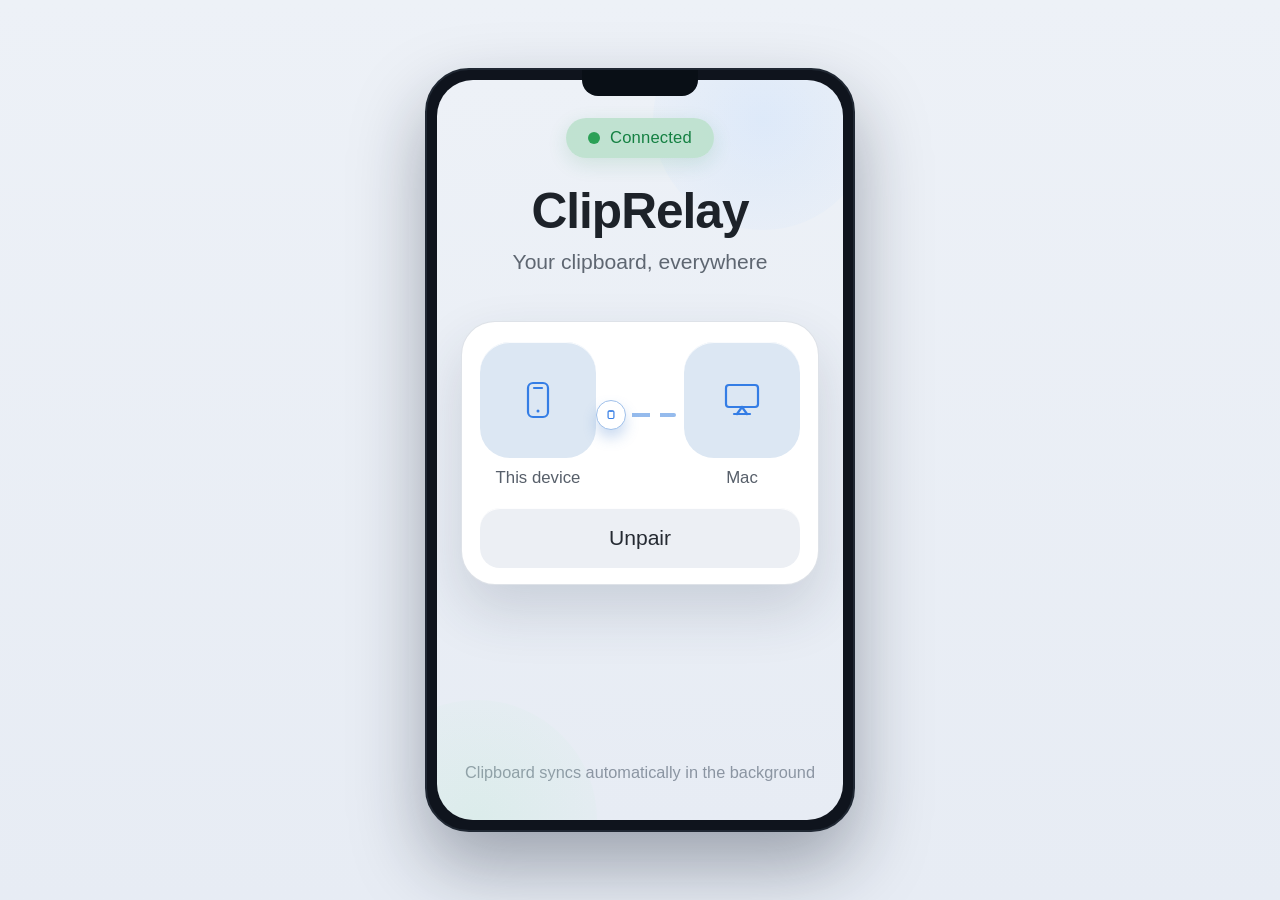
<file: docs/material-flow-preview.html>
<!DOCTYPE html>
<html lang="en">
<head>
  <meta charset="UTF-8">
  <meta name="viewport" content="width=device-width, initial-scale=1.0">
  <title>ClipRelay - Material Flow Preview</title>
  <style>
    :root {
      --bg: linear-gradient(180deg, #edf1f7 0%, #e7ecf4 100%);
      --ink: #1d2229;
      --muted: #5e6671;
      --accent: #2f985f;
      --accent-soft: #d7f1e1;
      --card: #ffffff;
      --stroke: #d2d8e1;
      --chip: #dce7f3;
      --blue: #347de5;
      --blue-soft: #dbe7f9;
      --radius-xl: 34px;
      --radius-lg: 26px;
      --radius-md: 18px;
      --shadow-lg: 0 26px 56px rgba(35, 49, 72, 0.16);
      --shadow-md: 0 12px 28px rgba(26, 36, 58, 0.12);
    }

    * {
      box-sizing: border-box;
    }

    body {
      margin: 0;
      min-height: 100vh;
      display: grid;
      place-items: center;
      font-family: "Avenir Next", "Nunito Sans", "Trebuchet MS", sans-serif;
      color: var(--ink);
      background: var(--bg);
      padding: 26px 14px;
    }

    .phone {
      width: min(430px, 100%);
      aspect-ratio: 9 / 16;
      border-radius: 44px;
      border: 2px solid #202833;
      background: #0f141d;
      box-shadow: 0 34px 72px rgba(17, 27, 44, 0.35);
      padding: 10px;
      position: relative;
      overflow: hidden;
    }

    .notch {
      position: absolute;
      top: 0;
      left: 50%;
      transform: translateX(-50%);
      width: 116px;
      height: 26px;
      border-radius: 0 0 16px 16px;
      background: #090f16;
      z-index: 5;
    }

    .screen {
      width: 100%;
      height: 100%;
      border-radius: 36px;
      background: var(--bg);
      overflow: hidden;
      position: relative;
    }

    .screen::before,
    .screen::after {
      content: "";
      position: absolute;
      border-radius: 999px;
      pointer-events: none;
    }

    .screen::before {
      width: 220px;
      height: 220px;
      background: radial-gradient(circle, rgba(182, 214, 255, 0.28), rgba(182, 214, 255, 0));
      top: -70px;
      right: -30px;
    }

    .screen::after {
      width: 240px;
      height: 240px;
      background: radial-gradient(circle, rgba(173, 236, 198, 0.2), rgba(173, 236, 198, 0));
      bottom: -120px;
      left: -80px;
    }

    .content {
      position: absolute;
      inset: 28px 24px 22px;
      display: flex;
      flex-direction: column;
      align-items: center;
      gap: 18px;
    }

    .status-pill {
      margin-top: 10px;
      padding: 10px 22px;
      border-radius: 999px;
      background: rgba(190, 226, 207, 0.95);
      color: #148042;
      font-size: 1.04rem;
      letter-spacing: 0.01em;
      display: inline-flex;
      align-items: center;
      gap: 10px;
      box-shadow: 0 6px 20px rgba(27, 143, 80, 0.14);
      animation: pill-breathe 2.2s ease-in-out infinite;
    }

    .status-dot {
      width: 12px;
      height: 12px;
      border-radius: 999px;
      background: #2ba156;
      box-shadow: 0 0 0 0 rgba(43, 161, 86, 0.35);
      animation: dot-ping 2s infinite;
    }

    h1 {
      margin: 6px 0 0;
      font-size: clamp(2rem, 7vw, 3.1rem);
      font-weight: 720;
      letter-spacing: -0.02em;
    }

    .subtitle {
      margin-top: -8px;
      color: var(--muted);
      font-size: clamp(1rem, 2.7vw, 1.32rem);
      text-align: center;
    }

    .card {
      width: 100%;
      margin-top: 8px;
      background: var(--card);
      border-radius: var(--radius-xl);
      box-shadow: var(--shadow-lg);
      border: 1px solid rgba(200, 207, 217, 0.6);
      padding: 20px 18px 16px;
      display: grid;
      gap: 18px;
      animation: card-rise 600ms ease both;
    }

    .devices {
      display: grid;
      grid-template-columns: 1fr 1.5fr 1fr;
      align-items: center;
      gap: 8px;
    }

    .device {
      text-align: center;
      display: grid;
      gap: 10px;
      justify-items: center;
    }

    .icon-wrap {
      width: min(32vw, 116px);
      max-width: 116px;
      aspect-ratio: 1;
      border-radius: 30px;
      background: var(--chip);
      display: grid;
      place-items: center;
      box-shadow: inset 0 1px 0 rgba(255, 255, 255, 0.82);
      animation: morph 3.4s ease-in-out infinite;
    }

    .device:nth-child(3) .icon-wrap {
      animation-delay: 170ms;
    }

    .device-label {
      font-size: clamp(0.95rem, 2.6vw, 1.05rem);
      color: #575f6a;
    }

    .line-wrap {
      position: relative;
      height: 46px;
      display: grid;
      place-items: center;
    }

    .line {
      width: 100%;
      height: 4px;
      border-radius: 999px;
      background: repeating-linear-gradient(
        90deg,
        #8cb5eb 0,
        #8cb5eb 18px,
        transparent 18px,
        transparent 28px
      );
      background-size: 180% 100%;
      animation: dash-flow 1.8s linear infinite;
      opacity: 0.92;
    }

    .token {
      position: absolute;
      left: 0;
      top: 50%;
      transform: translate(-8px, -50%);
      width: 30px;
      height: 30px;
      border-radius: 999px;
      background: #ffffff;
      border: 1px solid #9fc0ea;
      box-shadow: 0 8px 14px rgba(56, 115, 199, 0.26);
      display: grid;
      place-items: center;
      animation: send-token 2.8s cubic-bezier(0.49, 0.05, 0.23, 0.98) infinite;
      z-index: 2;
    }

    .token svg {
      width: 14px;
      height: 14px;
      stroke: var(--blue);
    }

    .unpair {
      margin-top: 2px;
      border: 0;
      width: 100%;
      border-radius: 20px;
      background: #eceff4;
      color: #252a32;
      font-size: clamp(1.15rem, 4vw, 1.32rem);
      padding: 18px 14px;
      box-shadow: inset 0 1px 0 rgba(255, 255, 255, 0.9);
    }

    .footnote {
      margin-top: auto;
      text-align: center;
      color: #8b95a2;
      font-size: clamp(0.9rem, 2.7vw, 1.02rem);
    }

    .toast {
      position: absolute;
      left: 50%;
      bottom: 28px;
      transform: translate(-50%, 16px);
      background: #151c25;
      color: #eff4ff;
      border-radius: 999px;
      padding: 10px 16px;
      font-size: 0.9rem;
      opacity: 0;
      box-shadow: 0 10px 24px rgba(16, 26, 42, 0.35);
      transition: transform 260ms ease, opacity 260ms ease;
      pointer-events: none;
    }

    .toast.show {
      opacity: 1;
      transform: translate(-50%, 0);
    }

    svg {
      display: block;
    }

    .stroke {
      stroke: var(--blue);
      stroke-width: 2.2;
      fill: none;
      stroke-linecap: round;
      stroke-linejoin: round;
    }

    @keyframes dash-flow {
      from {
        background-position: 0 0;
      }
      to {
        background-position: -200px 0;
      }
    }

    @keyframes send-token {
      0% {
        left: 2%;
        opacity: 0;
        transform: translate(-8px, -50%) scale(0.85);
      }
      12% {
        opacity: 1;
      }
      78% {
        left: 95%;
        opacity: 1;
        transform: translate(-8px, -50%) scale(1);
      }
      100% {
        left: 99%;
        opacity: 0;
        transform: translate(-8px, -50%) scale(0.86);
      }
    }

    @keyframes dot-ping {
      0% {
        box-shadow: 0 0 0 0 rgba(43, 161, 86, 0.34);
      }
      70% {
        box-shadow: 0 0 0 8px rgba(43, 161, 86, 0);
      }
      100% {
        box-shadow: 0 0 0 0 rgba(43, 161, 86, 0);
      }
    }

    @keyframes pill-breathe {
      0%,
      100% {
        transform: translateY(0);
      }
      50% {
        transform: translateY(-1px);
      }
    }

    @keyframes morph {
      0%,
      100% {
        border-radius: 30px;
      }
      50% {
        border-radius: 26px;
      }
    }

    @keyframes card-rise {
      from {
        opacity: 0;
        transform: translateY(14px);
      }
      to {
        opacity: 1;
        transform: translateY(0);
      }
    }

    @media (max-width: 420px) {
      .content {
        inset: 24px 16px 18px;
      }

      .card {
        padding: 16px 14px 14px;
      }
    }
  </style>
</head>
<body>
  <div class="phone">
    <div class="notch"></div>
    <div class="screen">
      <div class="content">
        <div class="status-pill">
          <span class="status-dot"></span>
          <span>Connected</span>
        </div>

        <h1>ClipRelay</h1>
        <p class="subtitle">Your clipboard, everywhere</p>

        <section class="card">
          <div class="devices">
            <div class="device">
              <div class="icon-wrap">
                <svg width="46" height="46" viewBox="0 0 46 46" aria-hidden="true">
                  <rect x="13" y="6" width="20" height="34" rx="5" class="stroke"></rect>
                  <line x1="19" y1="11" x2="27" y2="11" class="stroke"></line>
                  <circle cx="23" cy="34" r="1.5" fill="#347de5"></circle>
                </svg>
              </div>
              <div class="device-label">This device</div>
            </div>

            <div class="line-wrap" aria-label="Transfer path animation">
              <div class="line"></div>
              <div class="token">
                <svg viewBox="0 0 24 24" fill="none" aria-hidden="true">
                  <rect x="7" y="5" width="10" height="13" rx="2" stroke-width="2"></rect>
                  <path d="M9 5.5h6" stroke-width="2"></path>
                </svg>
              </div>
            </div>

            <div class="device">
              <div class="icon-wrap">
                <svg width="48" height="48" viewBox="0 0 48 48" aria-hidden="true">
                  <rect x="8" y="9" width="32" height="22" rx="3" class="stroke"></rect>
                  <line x1="24" y1="31" x2="19" y2="38" class="stroke"></line>
                  <line x1="24" y1="31" x2="29" y2="38" class="stroke"></line>
                  <line x1="16" y1="38" x2="32" y2="38" class="stroke"></line>
                </svg>
              </div>
              <div class="device-label">Mac</div>
            </div>
          </div>

          <button class="unpair" type="button">Unpair</button>
        </section>

        <p class="footnote">Clipboard syncs automatically in the background</p>
      </div>

      <div class="toast" id="transferToast">Clipboard sent to Mac</div>
    </div>
  </div>

  <script>
    const toast = document.getElementById("transferToast");
    const transferCycleMs = 2800;
    const toastDelayMs = 1960;
    const toastDurationMs = 1050;

    function triggerToast() {
      toast.classList.add("show");
      setTimeout(() => toast.classList.remove("show"), toastDurationMs);
    }

    setTimeout(triggerToast, toastDelayMs);
    setInterval(() => {
      setTimeout(triggerToast, toastDelayMs);
    }, transferCycleMs);
  </script>
</body>
</html>
</file>
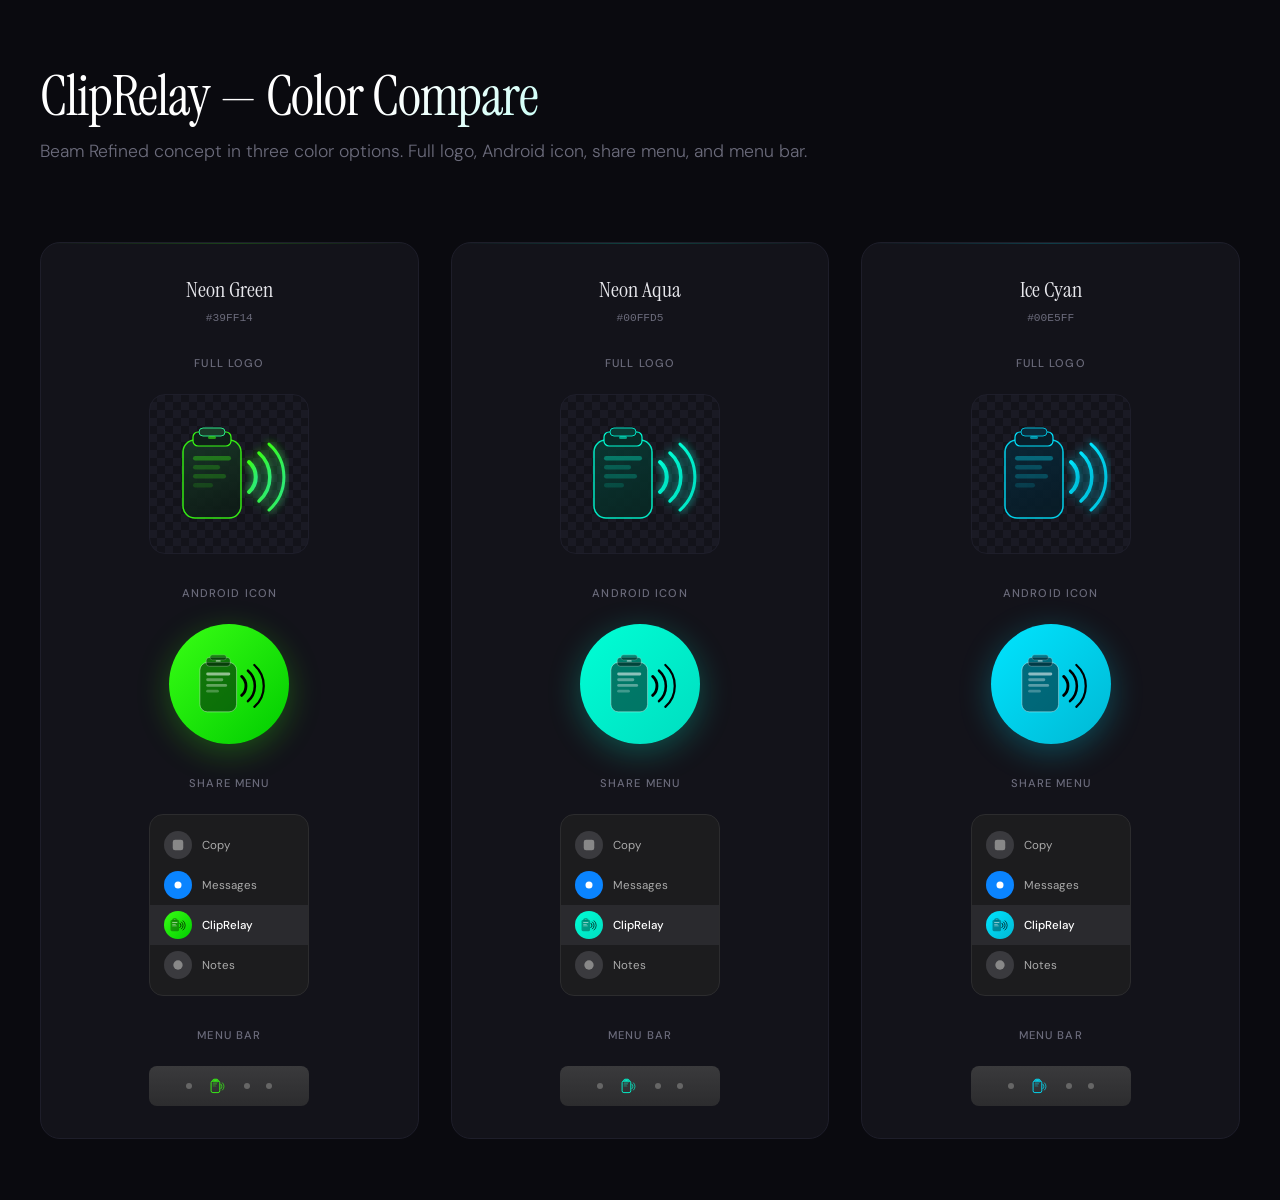
<file: .claude/worktrees/refactor+connection-state-machine/design/logo-concepts-dark.html>
<!DOCTYPE html>
<html lang="en">
<head>
<meta charset="UTF-8">
<meta name="viewport" content="width=device-width, initial-scale=1.0">
<title>ClipRelay — Logo Concepts (Color Compare)</title>
<style>
  @import url('https://fonts.googleapis.com/css2?family=DM+Sans:ital,opsz,wght@0,9..40,300;0,9..40,500;0,9..40,700;1,9..40,300&family=Instrument+Serif:ital@0;1&display=swap');

  * { margin: 0; padding: 0; box-sizing: border-box; }

  :root {
    --bg: #0A0A0F;
    --surface: #13131A;
    --border: #1E1E2A;
    --text: #E8E8ED;
    --text-dim: #6B6B7B;
  }

  body {
    font-family: 'DM Sans', sans-serif;
    background: var(--bg);
    color: var(--text);
    min-height: 100vh;
    padding: 60px 40px;
  }

  h1 {
    font-family: 'Instrument Serif', serif;
    font-size: 3.5rem;
    font-weight: 400;
    letter-spacing: -0.02em;
    margin-bottom: 8px;
    background: linear-gradient(135deg, #fff 30%, #00FFD5);
    -webkit-background-clip: text;
    background-clip: text;
    -webkit-text-fill-color: transparent;
  }

  .subtitle {
    font-size: 1.1rem;
    color: var(--text-dim);
    margin-bottom: 80px;
    font-weight: 300;
  }

  .color-compare {
    display: grid;
    grid-template-columns: repeat(3, 1fr);
    gap: 32px;
  }

  .color-column {
    border: 1px solid var(--border);
    border-radius: 20px;
    background: var(--surface);
    padding: 32px;
    display: flex;
    flex-direction: column;
    align-items: center;
    gap: 24px;
    position: relative;
    overflow: hidden;
  }

  .color-column::before {
    content: '';
    position: absolute;
    top: 0; left: 0; right: 0;
    height: 1px;
  }
  .color-column.green::before { background: linear-gradient(90deg, transparent, #39FF1433, transparent); }
  .color-column.aqua::before { background: linear-gradient(90deg, transparent, #00FFD533, transparent); }
  .color-column.cyan::before { background: linear-gradient(90deg, transparent, #00E5FF33, transparent); }

  .color-title {
    font-family: 'Instrument Serif', serif;
    font-size: 1.4rem;
    font-weight: 400;
  }

  .color-hex {
    font-size: 0.7rem;
    color: var(--text-dim);
    margin-top: -16px;
    font-family: monospace;
  }

  .variant-label {
    font-size: 0.7rem;
    text-transform: uppercase;
    letter-spacing: 0.1em;
    color: var(--text-dim);
    font-weight: 500;
    margin-top: 8px;
  }

  .icon-frame {
    width: 160px;
    height: 160px;
    border-radius: 16px;
    display: flex;
    align-items: center;
    justify-content: center;
    position: relative;
  }

  .icon-frame.transparent {
    background: repeating-conic-gradient(#1a1a24 0% 25%, #13131a 0% 50%) 50% / 16px 16px;
    border: 1px solid var(--border);
  }

  .icon-frame.menubar {
    background: linear-gradient(180deg, #3a3a3c, #2c2c2e);
    border-radius: 8px;
    width: 160px;
    height: 40px;
    flex-direction: row;
    gap: 16px;
    padding: 0 12px;
  }

  .menubar-dot {
    width: 6px;
    height: 6px;
    border-radius: 50%;
    background: #666;
  }

  .share-sim {
    width: 160px;
    background: #1C1C1E;
    border-radius: 14px;
    padding: 10px 0;
    border: 1px solid #2C2C2E;
  }

  .share-row {
    display: flex;
    align-items: center;
    gap: 10px;
    padding: 6px 14px;
    font-size: 0.72rem;
    color: #aaa;
  }

  .share-row.highlight {
    background: #2A2A2E;
    color: #fff;
    font-weight: 500;
  }

  .share-icon {
    width: 28px;
    height: 28px;
    border-radius: 50%;
    display: flex;
    align-items: center;
    justify-content: center;
    flex-shrink: 0;
  }

  .share-icon.gray { background: #3a3a3e; }
  .share-icon.blue { background: #0A84FF; }

  /* Beam animations */
  @keyframes beamPulse1 {
    0%, 100% { opacity: 0.9; transform: translateX(0); }
    50% { opacity: 1; transform: translateX(2px); }
  }
  @keyframes beamPulse2 {
    0%, 100% { opacity: 0.55; transform: translateX(0); }
    50% { opacity: 0.75; transform: translateX(3px); }
  }
  @keyframes beamPulse3 {
    0%, 100% { opacity: 0.3; transform: translateX(0); }
    50% { opacity: 0.5; transform: translateX(4px); }
  }

  .beam-arc-1 { animation: beamPulse1 2s ease-in-out infinite; }
  .beam-arc-2 { animation: beamPulse2 2s ease-in-out 0.25s infinite; }
  .beam-arc-3 { animation: beamPulse3 2s ease-in-out 0.5s infinite; }

  @keyframes beamTextShimmer {
    0%, 100% { opacity: 0.4; }
    40% { opacity: 0.6; }
  }

  .beam-text-line {
    animation: beamTextShimmer 3s ease-in-out infinite;
  }
  .beam-text-line:nth-child(2) { animation-delay: 0.4s; }
  .beam-text-line:nth-child(3) { animation-delay: 0.8s; }
  .beam-text-line:nth-child(4) { animation-delay: 1.2s; }

</style>
</head>
<body>

<h1>ClipRelay — Color Compare</h1>
<p class="subtitle">Beam Refined concept in three color options. Full logo, Android icon, share menu, and menu bar.</p>

<div class="color-compare">

  <!-- ══════════════════════════════════════ -->
  <!-- NEON GREEN -->
  <!-- ══════════════════════════════════════ -->
  <div class="color-column green">
    <span class="color-title">Neon Green</span>
    <span class="color-hex">#39FF14</span>

    <span class="variant-label">Full Logo</span>
    <div class="icon-frame transparent">
      <svg width="120" height="120" viewBox="0 0 120 120" fill="none">
        <defs>
          <linearGradient id="gBoardGrad" x1="0" y1="0" x2="0.3" y2="1"><stop stop-color="#1A3A28"/><stop offset="1" stop-color="#0F1F18"/></linearGradient>
          <linearGradient id="gArcGrad" x1="0" y1="0" x2="1" y2="1"><stop stop-color="#39FF14"/><stop offset="1" stop-color="#2AE68A"/></linearGradient>
          <filter id="gGlow" x="-50%" y="-50%" width="200%" height="200%"><feGaussianBlur stdDeviation="4" result="blur"/><feMerge><feMergeNode in="blur"/><feMergeNode in="SourceGraphic"/></feMerge></filter>
        </defs>
        <rect x="14" y="26" width="58" height="78" rx="12" fill="url(#gBoardGrad)" stroke="#39FF14" stroke-width="1.5" opacity="0.9"/>
        <rect x="24" y="18" width="38" height="14" rx="5" fill="#0F1F18" stroke="#39FF14" stroke-width="1.2"/>
        <rect x="30" y="14" width="26" height="8" rx="4" fill="#1A3A28" stroke="#2AE68A" stroke-width="1"/>
        <rect x="39" y="22" width="8" height="3" rx="1.5" fill="#39FF14" opacity="0.55"/>
        <rect x="24" y="42" width="38" height="4.5" rx="2.25" fill="#39FF14" opacity="0.35"/>
        <rect x="24" y="51" width="27" height="4.5" rx="2.25" fill="#39FF14" opacity="0.22"/>
        <rect x="24" y="60" width="33" height="4.5" rx="2.25" fill="#39FF14" opacity="0.22"/>
        <rect x="24" y="69" width="20" height="4.5" rx="2.25" fill="#39FF14" opacity="0.15"/>
        <g filter="url(#gGlow)">
          <path d="M80 48 A 20 20 0 0 1 80 78" stroke="url(#gArcGrad)" stroke-width="4" stroke-linecap="round" fill="none" class="beam-arc-1"/>
          <path d="M90 39 A 32 32 0 0 1 90 87" stroke="url(#gArcGrad)" stroke-width="3.5" stroke-linecap="round" fill="none" class="beam-arc-2"/>
          <path d="M100 30 A 44 44 0 0 1 100 96" stroke="url(#gArcGrad)" stroke-width="3" stroke-linecap="round" fill="none" class="beam-arc-3"/>
        </g>
      </svg>
    </div>

    <span class="variant-label">Android Icon</span>
    <div class="icon-frame" style="width:120px;height:120px;border-radius:50%;background:linear-gradient(135deg,#39FF14,#00CC00);box-shadow:0 8px 32px #39FF1444;">
      <svg width="76" height="76" viewBox="0 0 120 120" fill="none">
        <rect x="14" y="26" width="58" height="78" rx="12" fill="rgba(0,20,8,0.55)" stroke="rgba(255,255,255,0.4)" stroke-width="1.5"/>
        <rect x="24" y="18" width="38" height="14" rx="5" fill="rgba(0,20,8,0.55)" stroke="rgba(255,255,255,0.35)" stroke-width="1.2"/>
        <rect x="30" y="14" width="26" height="8" rx="4" fill="rgba(0,30,12,0.5)" stroke="rgba(255,255,255,0.3)" stroke-width="1"/>
        <rect x="39" y="22" width="8" height="3" rx="1.5" fill="rgba(255,255,255,0.45)"/>
        <rect x="24" y="42" width="38" height="4.5" rx="2.25" fill="rgba(255,255,255,0.55)"/>
        <rect x="24" y="51" width="27" height="4.5" rx="2.25" fill="rgba(255,255,255,0.35)"/>
        <rect x="24" y="60" width="33" height="4.5" rx="2.25" fill="rgba(255,255,255,0.35)"/>
        <rect x="24" y="69" width="20" height="4.5" rx="2.25" fill="rgba(255,255,255,0.25)"/>
        <path d="M80 48 A 20 20 0 0 1 80 78" stroke="black" stroke-width="4.5" stroke-linecap="round" fill="none" class="beam-arc-1"/>
        <path d="M90 39 A 32 32 0 0 1 90 87" stroke="black" stroke-width="4" stroke-linecap="round" fill="none" class="beam-arc-2"/>
        <path d="M100 30 A 44 44 0 0 1 100 96" stroke="black" stroke-width="3.5" stroke-linecap="round" fill="none" class="beam-arc-3"/>
      </svg>
    </div>

    <span class="variant-label">Share Menu</span>
    <div class="share-sim">
      <div class="share-row"><div class="share-icon gray"><svg width="14" height="14" viewBox="0 0 24 24" fill="#888"><rect x="3" y="3" width="18" height="18" rx="4"/></svg></div><span>Copy</span></div>
      <div class="share-row"><div class="share-icon blue"><svg width="14" height="14" viewBox="0 0 24 24" fill="white"><circle cx="12" cy="12" r="6"/></svg></div><span>Messages</span></div>
      <div class="share-row highlight">
        <div class="share-icon" style="background:linear-gradient(135deg,#39FF14,#00CC00);border-radius:50%;">
          <svg width="16" height="16" viewBox="0 0 120 120" fill="none">
            <rect x="4" y="22" width="64" height="84" rx="10" fill="rgba(0,0,0,0.35)"/>
            <rect x="16" y="13" width="40" height="14" rx="5" fill="rgba(0,0,0,0.3)"/>
            <rect x="24" y="9" width="24" height="7" rx="3.5" fill="rgba(0,0,0,0.3)"/>
            <rect x="31" y="17" width="10" height="3" rx="1.5" fill="rgba(255,255,255,0.45)"/>
            <rect x="16" y="40" width="40" height="5.5" rx="2.75" fill="rgba(255,255,255,0.7)"/>
            <rect x="16" y="52" width="28" height="5.5" rx="2.75" fill="rgba(255,255,255,0.5)"/>
            <rect x="16" y="64" width="35" height="5.5" rx="2.75" fill="rgba(255,255,255,0.5)"/>
            <path d="M74 46 A 20 20 0 0 1 74 80" stroke="black" stroke-width="6" stroke-linecap="round" fill="none"/>
            <path d="M86 37 A 32 32 0 0 1 86 89" stroke="black" stroke-width="5.5" stroke-linecap="round" fill="none"/>
            <path d="M98 28 A 44 44 0 0 1 98 98" stroke="black" stroke-width="5" stroke-linecap="round" fill="none"/>
          </svg>
        </div>
        <span>ClipRelay</span>
      </div>
      <div class="share-row"><div class="share-icon gray"><svg width="14" height="14" viewBox="0 0 24 24" fill="#888"><circle cx="12" cy="12" r="8"/></svg></div><span>Notes</span></div>
    </div>

    <span class="variant-label">Menu Bar</span>
    <div class="icon-frame menubar">
      <div class="menubar-dot"></div>
      <svg width="20" height="18" viewBox="0 0 120 120" fill="none">
        <rect x="14" y="26" width="58" height="78" rx="12" fill="none" stroke="#39FF14" stroke-width="6"/>
        <rect x="24" y="18" width="38" height="14" rx="5" fill="none" stroke="#39FF14" stroke-width="5"/>
        <rect x="30" y="14" width="26" height="8" rx="4" fill="none" stroke="#39FF14" stroke-width="4"/>
        <rect x="39" y="22" width="8" height="3" rx="1.5" fill="#39FF14" opacity="0.75"/>
        <rect x="24" y="44" width="30" height="4" rx="2" fill="#39FF14" opacity="0.65"/>
        <rect x="24" y="52" width="22" height="4" rx="2" fill="#39FF14" opacity="0.45"/>
        <rect x="24" y="60" width="26" height="4" rx="2" fill="#39FF14" opacity="0.35"/>
        <path d="M80 48 A 20 20 0 0 1 80 78" stroke="#39FF14" stroke-width="5" stroke-linecap="round" fill="none" class="beam-arc-1"/>
        <path d="M90 39 A 32 32 0 0 1 90 87" stroke="#39FF14" stroke-width="4.5" stroke-linecap="round" fill="none" class="beam-arc-2"/>
      </svg>
      <div class="menubar-dot"></div>
      <div class="menubar-dot"></div>
    </div>
  </div>

  <!-- ══════════════════════════════════════ -->
  <!-- NEON AQUA -->
  <!-- ══════════════════════════════════════ -->
  <div class="color-column aqua">
    <span class="color-title">Neon Aqua</span>
    <span class="color-hex">#00FFD5</span>

    <span class="variant-label">Full Logo</span>
    <div class="icon-frame transparent">
      <svg width="120" height="120" viewBox="0 0 120 120" fill="none">
        <defs>
          <linearGradient id="aBoardGrad" x1="0" y1="0" x2="0.3" y2="1"><stop stop-color="#0A3A34"/><stop offset="1" stop-color="#082A26"/></linearGradient>
          <linearGradient id="aArcGrad" x1="0" y1="0" x2="1" y2="1"><stop stop-color="#00FFD5"/><stop offset="1" stop-color="#00DDC0"/></linearGradient>
          <filter id="aGlow" x="-50%" y="-50%" width="200%" height="200%"><feGaussianBlur stdDeviation="4" result="blur"/><feMerge><feMergeNode in="blur"/><feMergeNode in="SourceGraphic"/></feMerge></filter>
        </defs>
        <rect x="14" y="26" width="58" height="78" rx="12" fill="url(#aBoardGrad)" stroke="#00FFD5" stroke-width="1.5" opacity="0.9"/>
        <rect x="24" y="18" width="38" height="14" rx="5" fill="#082A26" stroke="#00FFD5" stroke-width="1.2"/>
        <rect x="30" y="14" width="26" height="8" rx="4" fill="#0A3A34" stroke="#00DDC0" stroke-width="1"/>
        <rect x="39" y="22" width="8" height="3" rx="1.5" fill="#00FFD5" opacity="0.55"/>
        <rect x="24" y="42" width="38" height="4.5" rx="2.25" fill="#00FFD5" opacity="0.35"/>
        <rect x="24" y="51" width="27" height="4.5" rx="2.25" fill="#00FFD5" opacity="0.22"/>
        <rect x="24" y="60" width="33" height="4.5" rx="2.25" fill="#00FFD5" opacity="0.22"/>
        <rect x="24" y="69" width="20" height="4.5" rx="2.25" fill="#00FFD5" opacity="0.15"/>
        <g filter="url(#aGlow)">
          <path d="M80 48 A 20 20 0 0 1 80 78" stroke="url(#aArcGrad)" stroke-width="4" stroke-linecap="round" fill="none" class="beam-arc-1"/>
          <path d="M90 39 A 32 32 0 0 1 90 87" stroke="url(#aArcGrad)" stroke-width="3.5" stroke-linecap="round" fill="none" class="beam-arc-2"/>
          <path d="M100 30 A 44 44 0 0 1 100 96" stroke="url(#aArcGrad)" stroke-width="3" stroke-linecap="round" fill="none" class="beam-arc-3"/>
        </g>
      </svg>
    </div>

    <span class="variant-label">Android Icon</span>
    <div class="icon-frame" style="width:120px;height:120px;border-radius:50%;background:linear-gradient(135deg,#00FFD5,#00DDC0);box-shadow:0 8px 32px #00FFD544;">
      <svg width="76" height="76" viewBox="0 0 120 120" fill="none">
        <rect x="14" y="26" width="58" height="78" rx="12" fill="rgba(0,25,22,0.55)" stroke="rgba(255,255,255,0.4)" stroke-width="1.5"/>
        <rect x="24" y="18" width="38" height="14" rx="5" fill="rgba(0,25,22,0.55)" stroke="rgba(255,255,255,0.35)" stroke-width="1.2"/>
        <rect x="30" y="14" width="26" height="8" rx="4" fill="rgba(0,30,26,0.5)" stroke="rgba(255,255,255,0.3)" stroke-width="1"/>
        <rect x="39" y="22" width="8" height="3" rx="1.5" fill="rgba(255,255,255,0.45)"/>
        <rect x="24" y="42" width="38" height="4.5" rx="2.25" fill="rgba(255,255,255,0.55)"/>
        <rect x="24" y="51" width="27" height="4.5" rx="2.25" fill="rgba(255,255,255,0.35)"/>
        <rect x="24" y="60" width="33" height="4.5" rx="2.25" fill="rgba(255,255,255,0.35)"/>
        <rect x="24" y="69" width="20" height="4.5" rx="2.25" fill="rgba(255,255,255,0.25)"/>
        <path d="M80 48 A 20 20 0 0 1 80 78" stroke="black" stroke-width="4.5" stroke-linecap="round" fill="none" class="beam-arc-1"/>
        <path d="M90 39 A 32 32 0 0 1 90 87" stroke="black" stroke-width="4" stroke-linecap="round" fill="none" class="beam-arc-2"/>
        <path d="M100 30 A 44 44 0 0 1 100 96" stroke="black" stroke-width="3.5" stroke-linecap="round" fill="none" class="beam-arc-3"/>
      </svg>
    </div>

    <span class="variant-label">Share Menu</span>
    <div class="share-sim">
      <div class="share-row"><div class="share-icon gray"><svg width="14" height="14" viewBox="0 0 24 24" fill="#888"><rect x="3" y="3" width="18" height="18" rx="4"/></svg></div><span>Copy</span></div>
      <div class="share-row"><div class="share-icon blue"><svg width="14" height="14" viewBox="0 0 24 24" fill="white"><circle cx="12" cy="12" r="6"/></svg></div><span>Messages</span></div>
      <div class="share-row highlight">
        <div class="share-icon" style="background:linear-gradient(135deg,#00FFD5,#00DDC0);border-radius:50%;">
          <svg width="16" height="16" viewBox="0 0 120 120" fill="none">
            <rect x="4" y="22" width="64" height="84" rx="10" fill="rgba(0,0,0,0.35)"/>
            <rect x="16" y="13" width="40" height="14" rx="5" fill="rgba(0,0,0,0.3)"/>
            <rect x="24" y="9" width="24" height="7" rx="3.5" fill="rgba(0,0,0,0.3)"/>
            <rect x="31" y="17" width="10" height="3" rx="1.5" fill="rgba(255,255,255,0.45)"/>
            <rect x="16" y="40" width="40" height="5.5" rx="2.75" fill="rgba(255,255,255,0.7)"/>
            <rect x="16" y="52" width="28" height="5.5" rx="2.75" fill="rgba(255,255,255,0.5)"/>
            <rect x="16" y="64" width="35" height="5.5" rx="2.75" fill="rgba(255,255,255,0.5)"/>
            <path d="M74 46 A 20 20 0 0 1 74 80" stroke="black" stroke-width="6" stroke-linecap="round" fill="none"/>
            <path d="M86 37 A 32 32 0 0 1 86 89" stroke="black" stroke-width="5.5" stroke-linecap="round" fill="none"/>
            <path d="M98 28 A 44 44 0 0 1 98 98" stroke="black" stroke-width="5" stroke-linecap="round" fill="none"/>
          </svg>
        </div>
        <span>ClipRelay</span>
      </div>
      <div class="share-row"><div class="share-icon gray"><svg width="14" height="14" viewBox="0 0 24 24" fill="#888"><circle cx="12" cy="12" r="8"/></svg></div><span>Notes</span></div>
    </div>

    <span class="variant-label">Menu Bar</span>
    <div class="icon-frame menubar">
      <div class="menubar-dot"></div>
      <svg width="20" height="18" viewBox="0 0 120 120" fill="none">
        <rect x="14" y="26" width="58" height="78" rx="12" fill="none" stroke="#00FFD5" stroke-width="6"/>
        <rect x="24" y="18" width="38" height="14" rx="5" fill="none" stroke="#00FFD5" stroke-width="5"/>
        <rect x="30" y="14" width="26" height="8" rx="4" fill="none" stroke="#00FFD5" stroke-width="4"/>
        <rect x="39" y="22" width="8" height="3" rx="1.5" fill="#00FFD5" opacity="0.75"/>
        <rect x="24" y="44" width="30" height="4" rx="2" fill="#00FFD5" opacity="0.65"/>
        <rect x="24" y="52" width="22" height="4" rx="2" fill="#00FFD5" opacity="0.45"/>
        <rect x="24" y="60" width="26" height="4" rx="2" fill="#00FFD5" opacity="0.35"/>
        <path d="M80 48 A 20 20 0 0 1 80 78" stroke="#00FFD5" stroke-width="5" stroke-linecap="round" fill="none" class="beam-arc-1"/>
        <path d="M90 39 A 32 32 0 0 1 90 87" stroke="#00FFD5" stroke-width="4.5" stroke-linecap="round" fill="none" class="beam-arc-2"/>
      </svg>
      <div class="menubar-dot"></div>
      <div class="menubar-dot"></div>
    </div>
  </div>

  <!-- ══════════════════════════════════════ -->
  <!-- ICE CYAN -->
  <!-- ══════════════════════════════════════ -->
  <div class="color-column cyan">
    <span class="color-title">Ice Cyan</span>
    <span class="color-hex">#00E5FF</span>

    <span class="variant-label">Full Logo</span>
    <div class="icon-frame transparent">
      <svg width="120" height="120" viewBox="0 0 120 120" fill="none">
        <defs>
          <linearGradient id="cBoardGrad" x1="0" y1="0" x2="0.3" y2="1"><stop stop-color="#0A2A3A"/><stop offset="1" stop-color="#081E2A"/></linearGradient>
          <linearGradient id="cArcGrad" x1="0" y1="0" x2="1" y2="1"><stop stop-color="#00E5FF"/><stop offset="1" stop-color="#00B8D4"/></linearGradient>
          <filter id="cGlow" x="-50%" y="-50%" width="200%" height="200%"><feGaussianBlur stdDeviation="4" result="blur"/><feMerge><feMergeNode in="blur"/><feMergeNode in="SourceGraphic"/></feMerge></filter>
        </defs>
        <rect x="14" y="26" width="58" height="78" rx="12" fill="url(#cBoardGrad)" stroke="#00E5FF" stroke-width="1.5" opacity="0.9"/>
        <rect x="24" y="18" width="38" height="14" rx="5" fill="#081E2A" stroke="#00E5FF" stroke-width="1.2"/>
        <rect x="30" y="14" width="26" height="8" rx="4" fill="#0A2A3A" stroke="#00B8D4" stroke-width="1"/>
        <rect x="39" y="22" width="8" height="3" rx="1.5" fill="#00E5FF" opacity="0.55"/>
        <rect x="24" y="42" width="38" height="4.5" rx="2.25" fill="#00E5FF" opacity="0.35"/>
        <rect x="24" y="51" width="27" height="4.5" rx="2.25" fill="#00E5FF" opacity="0.22"/>
        <rect x="24" y="60" width="33" height="4.5" rx="2.25" fill="#00E5FF" opacity="0.22"/>
        <rect x="24" y="69" width="20" height="4.5" rx="2.25" fill="#00E5FF" opacity="0.15"/>
        <g filter="url(#cGlow)">
          <path d="M80 48 A 20 20 0 0 1 80 78" stroke="url(#cArcGrad)" stroke-width="4" stroke-linecap="round" fill="none" class="beam-arc-1"/>
          <path d="M90 39 A 32 32 0 0 1 90 87" stroke="url(#cArcGrad)" stroke-width="3.5" stroke-linecap="round" fill="none" class="beam-arc-2"/>
          <path d="M100 30 A 44 44 0 0 1 100 96" stroke="url(#cArcGrad)" stroke-width="3" stroke-linecap="round" fill="none" class="beam-arc-3"/>
        </g>
      </svg>
    </div>

    <span class="variant-label">Android Icon</span>
    <div class="icon-frame" style="width:120px;height:120px;border-radius:50%;background:linear-gradient(135deg,#00E5FF,#00B8D4);box-shadow:0 8px 32px #00E5FF44;">
      <svg width="76" height="76" viewBox="0 0 120 120" fill="none">
        <rect x="14" y="26" width="58" height="78" rx="12" fill="rgba(0,20,30,0.55)" stroke="rgba(255,255,255,0.4)" stroke-width="1.5"/>
        <rect x="24" y="18" width="38" height="14" rx="5" fill="rgba(0,20,30,0.55)" stroke="rgba(255,255,255,0.35)" stroke-width="1.2"/>
        <rect x="30" y="14" width="26" height="8" rx="4" fill="rgba(0,25,35,0.5)" stroke="rgba(255,255,255,0.3)" stroke-width="1"/>
        <rect x="39" y="22" width="8" height="3" rx="1.5" fill="rgba(255,255,255,0.45)"/>
        <rect x="24" y="42" width="38" height="4.5" rx="2.25" fill="rgba(255,255,255,0.55)"/>
        <rect x="24" y="51" width="27" height="4.5" rx="2.25" fill="rgba(255,255,255,0.35)"/>
        <rect x="24" y="60" width="33" height="4.5" rx="2.25" fill="rgba(255,255,255,0.35)"/>
        <rect x="24" y="69" width="20" height="4.5" rx="2.25" fill="rgba(255,255,255,0.25)"/>
        <path d="M80 48 A 20 20 0 0 1 80 78" stroke="black" stroke-width="4.5" stroke-linecap="round" fill="none" class="beam-arc-1"/>
        <path d="M90 39 A 32 32 0 0 1 90 87" stroke="black" stroke-width="4" stroke-linecap="round" fill="none" class="beam-arc-2"/>
        <path d="M100 30 A 44 44 0 0 1 100 96" stroke="black" stroke-width="3.5" stroke-linecap="round" fill="none" class="beam-arc-3"/>
      </svg>
    </div>

    <span class="variant-label">Share Menu</span>
    <div class="share-sim">
      <div class="share-row"><div class="share-icon gray"><svg width="14" height="14" viewBox="0 0 24 24" fill="#888"><rect x="3" y="3" width="18" height="18" rx="4"/></svg></div><span>Copy</span></div>
      <div class="share-row"><div class="share-icon blue"><svg width="14" height="14" viewBox="0 0 24 24" fill="white"><circle cx="12" cy="12" r="6"/></svg></div><span>Messages</span></div>
      <div class="share-row highlight">
        <div class="share-icon" style="background:linear-gradient(135deg,#00E5FF,#00B8D4);border-radius:50%;">
          <svg width="16" height="16" viewBox="0 0 120 120" fill="none">
            <rect x="4" y="22" width="64" height="84" rx="10" fill="rgba(0,0,0,0.35)"/>
            <rect x="16" y="13" width="40" height="14" rx="5" fill="rgba(0,0,0,0.3)"/>
            <rect x="24" y="9" width="24" height="7" rx="3.5" fill="rgba(0,0,0,0.3)"/>
            <rect x="31" y="17" width="10" height="3" rx="1.5" fill="rgba(255,255,255,0.45)"/>
            <rect x="16" y="40" width="40" height="5.5" rx="2.75" fill="rgba(255,255,255,0.7)"/>
            <rect x="16" y="52" width="28" height="5.5" rx="2.75" fill="rgba(255,255,255,0.5)"/>
            <rect x="16" y="64" width="35" height="5.5" rx="2.75" fill="rgba(255,255,255,0.5)"/>
            <path d="M74 46 A 20 20 0 0 1 74 80" stroke="black" stroke-width="6" stroke-linecap="round" fill="none"/>
            <path d="M86 37 A 32 32 0 0 1 86 89" stroke="black" stroke-width="5.5" stroke-linecap="round" fill="none"/>
            <path d="M98 28 A 44 44 0 0 1 98 98" stroke="black" stroke-width="5" stroke-linecap="round" fill="none"/>
          </svg>
        </div>
        <span>ClipRelay</span>
      </div>
      <div class="share-row"><div class="share-icon gray"><svg width="14" height="14" viewBox="0 0 24 24" fill="#888"><circle cx="12" cy="12" r="8"/></svg></div><span>Notes</span></div>
    </div>

    <span class="variant-label">Menu Bar</span>
    <div class="icon-frame menubar">
      <div class="menubar-dot"></div>
      <svg width="20" height="18" viewBox="0 0 120 120" fill="none">
        <rect x="14" y="26" width="58" height="78" rx="12" fill="none" stroke="#00E5FF" stroke-width="6"/>
        <rect x="24" y="18" width="38" height="14" rx="5" fill="none" stroke="#00E5FF" stroke-width="5"/>
        <rect x="30" y="14" width="26" height="8" rx="4" fill="none" stroke="#00E5FF" stroke-width="4"/>
        <rect x="39" y="22" width="8" height="3" rx="1.5" fill="#00E5FF" opacity="0.75"/>
        <rect x="24" y="44" width="30" height="4" rx="2" fill="#00E5FF" opacity="0.65"/>
        <rect x="24" y="52" width="22" height="4" rx="2" fill="#00E5FF" opacity="0.45"/>
        <rect x="24" y="60" width="26" height="4" rx="2" fill="#00E5FF" opacity="0.35"/>
        <path d="M80 48 A 20 20 0 0 1 80 78" stroke="#00E5FF" stroke-width="5" stroke-linecap="round" fill="none" class="beam-arc-1"/>
        <path d="M90 39 A 32 32 0 0 1 90 87" stroke="#00E5FF" stroke-width="4.5" stroke-linecap="round" fill="none" class="beam-arc-2"/>
      </svg>
      <div class="menubar-dot"></div>
      <div class="menubar-dot"></div>
    </div>
  </div>

</div>

</body>
</html>
</file>
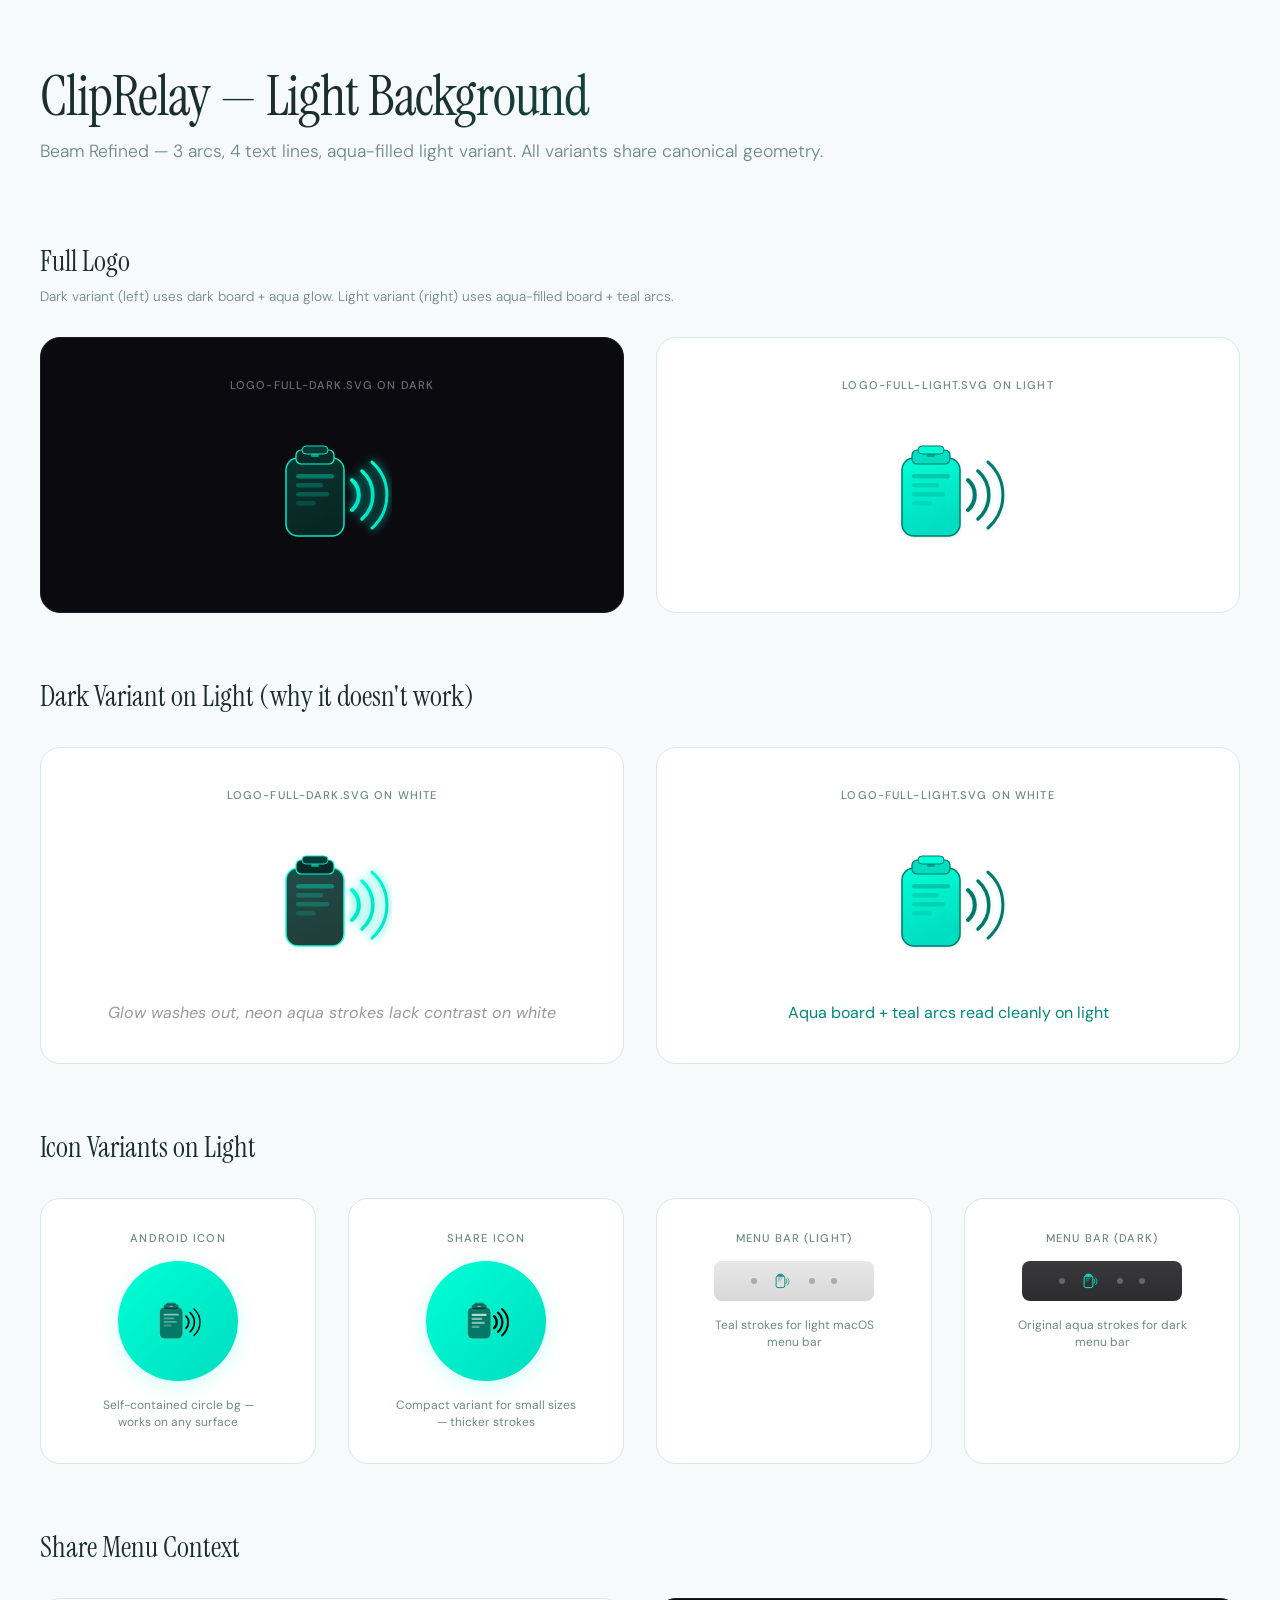
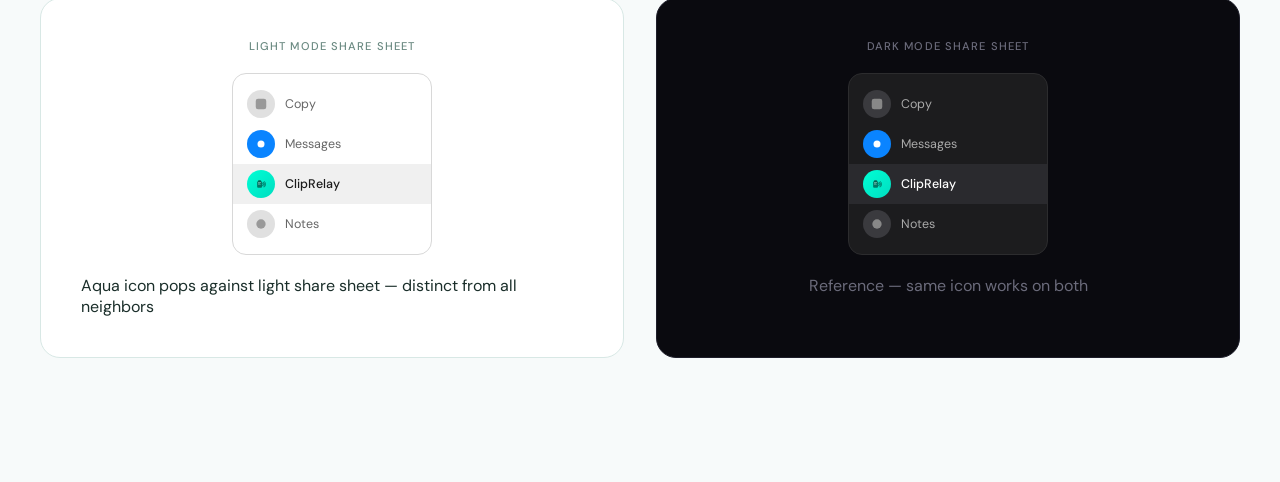
<file: .claude/worktrees/refactor+connection-state-machine/design/logo-concepts-light.html>
<!DOCTYPE html>
<html lang="en">
<head>
<meta charset="UTF-8">
<meta name="viewport" content="width=device-width, initial-scale=1.0">
<title>ClipRelay — Logo Variants (Light Background)</title>
<style>
  @import url('https://fonts.googleapis.com/css2?family=DM+Sans:ital,opsz,wght@0,9..40,300;0,9..40,500;0,9..40,700;1,9..40,300&family=Instrument+Serif:ital@0;1&display=swap');

  * { margin: 0; padding: 0; box-sizing: border-box; }

  :root {
    --bg: #F7FAFA;
    --surface: #FFFFFF;
    --border: #D8E8E5;
    --text: #1A2E2A;
    --text-dim: #6B8A82;
    --aqua: #00FFD5;
    --teal: #00796B;
  }

  body {
    font-family: 'DM Sans', sans-serif;
    background: var(--bg);
    color: var(--text);
    min-height: 100vh;
    padding: 60px 40px;
  }

  h1 {
    font-family: 'Instrument Serif', serif;
    font-size: 3.5rem;
    font-weight: 400;
    letter-spacing: -0.02em;
    margin-bottom: 8px;
    background: linear-gradient(135deg, #1A2E2A 30%, #00897B);
    -webkit-background-clip: text;
    background-clip: text;
    -webkit-text-fill-color: transparent;
  }

  .subtitle {
    font-size: 1.1rem;
    color: var(--text-dim);
    margin-bottom: 80px;
    font-weight: 300;
  }

  .section-title {
    font-family: 'Instrument Serif', serif;
    font-size: 1.8rem;
    font-weight: 400;
    margin-bottom: 32px;
    color: var(--text);
  }

  .section-title + .section-note {
    margin-top: -24px;
    margin-bottom: 32px;
    font-size: 0.85rem;
    color: var(--text-dim);
    font-weight: 300;
  }

  /* -- Side-by-side dark vs light -- */
  .compare-row {
    display: grid;
    grid-template-columns: 1fr 1fr;
    gap: 32px;
    margin-bottom: 64px;
  }

  .compare-card {
    border: 1px solid var(--border);
    border-radius: 20px;
    padding: 40px;
    display: flex;
    flex-direction: column;
    align-items: center;
    gap: 20px;
    position: relative;
    overflow: hidden;
  }

  .compare-card.light-bg {
    background: var(--surface);
  }

  .compare-card.dark-bg {
    background: #0A0A0F;
    border-color: #1E1E2A;
  }

  .compare-card.dark-bg .card-label {
    color: #6B6B7B;
  }

  .compare-card.dark-bg .card-title {
    color: #E8E8ED;
  }

  .card-label {
    font-size: 0.7rem;
    text-transform: uppercase;
    letter-spacing: 0.1em;
    color: var(--text-dim);
    font-weight: 500;
  }

  .card-title {
    font-family: 'Instrument Serif', serif;
    font-size: 1.2rem;
    font-weight: 400;
    margin-top: -12px;
  }

  /* -- Icon grid -- */
  .icon-grid {
    display: grid;
    grid-template-columns: repeat(4, 1fr);
    gap: 32px;
    margin-bottom: 64px;
  }

  .icon-card {
    border: 1px solid var(--border);
    border-radius: 20px;
    background: var(--surface);
    padding: 32px;
    display: flex;
    flex-direction: column;
    align-items: center;
    gap: 16px;
  }

  .icon-card .card-label {
    font-size: 0.7rem;
    text-transform: uppercase;
    letter-spacing: 0.1em;
    color: var(--text-dim);
    font-weight: 500;
  }

  .icon-card .card-note {
    font-size: 0.75rem;
    color: var(--text-dim);
    text-align: center;
    max-width: 180px;
    line-height: 1.4;
  }

  .icon-frame {
    width: 160px;
    height: 160px;
    border-radius: 16px;
    display: flex;
    align-items: center;
    justify-content: center;
    position: relative;
  }

  .icon-frame.checkerboard {
    background: repeating-conic-gradient(#E8E8E8 0% 25%, #F5F5F5 0% 50%) 50% / 16px 16px;
    border: 1px solid var(--border);
  }

  .icon-frame.menubar-light {
    background: linear-gradient(180deg, #E8E8E8, #D8D8D8);
    border-radius: 8px;
    width: 160px;
    height: 40px;
    flex-direction: row;
    gap: 16px;
    padding: 0 12px;
  }

  .menubar-dot {
    width: 6px;
    height: 6px;
    border-radius: 50%;
    background: #AAA;
  }

  /* -- Share menu sims -- */
  .share-row-grid {
    display: grid;
    grid-template-columns: 1fr 1fr;
    gap: 32px;
    margin-bottom: 64px;
  }

  .share-card {
    border: 1px solid var(--border);
    border-radius: 20px;
    padding: 40px;
    display: flex;
    flex-direction: column;
    align-items: center;
    gap: 20px;
  }

  .share-card.light-bg { background: var(--surface); }
  .share-card.dark-bg {
    background: #0A0A0F;
    border-color: #1E1E2A;
  }
  .share-card.dark-bg .card-label { color: #6B6B7B; }

  .share-sim {
    width: 200px;
    border-radius: 14px;
    padding: 10px 0;
  }

  .share-sim.light-mode {
    background: #FFFFFF;
    border: 1px solid #D8D8D8;
  }

  .share-sim.dark-mode {
    background: #1C1C1E;
    border: 1px solid #2C2C2E;
  }

  .share-row {
    display: flex;
    align-items: center;
    gap: 10px;
    padding: 6px 14px;
    font-size: 0.78rem;
  }

  .share-sim.light-mode .share-row { color: #666; }
  .share-sim.dark-mode .share-row { color: #aaa; }

  .share-sim.light-mode .share-row.highlight {
    background: #F0F0F0;
    color: #1A1A1A;
    font-weight: 500;
  }

  .share-sim.dark-mode .share-row.highlight {
    background: #2A2A2E;
    color: #fff;
    font-weight: 500;
  }

  .share-icon {
    width: 28px;
    height: 28px;
    border-radius: 50%;
    display: flex;
    align-items: center;
    justify-content: center;
    flex-shrink: 0;
  }

  .share-icon.gray-light { background: #E0E0E0; }
  .share-icon.gray-dark { background: #3a3a3e; }
  .share-icon.blue { background: #0A84FF; }

  /* Beam animations (3 arcs) */
  @keyframes beamPulse1 {
    0%, 100% { opacity: 0.9; transform: translateX(0); }
    50% { opacity: 1; transform: translateX(2px); }
  }
  @keyframes beamPulse2 {
    0%, 100% { opacity: 0.55; transform: translateX(0); }
    50% { opacity: 0.75; transform: translateX(3px); }
  }
  @keyframes beamPulse3 {
    0%, 100% { opacity: 0.3; transform: translateX(0); }
    50% { opacity: 0.5; transform: translateX(4px); }
  }

  .beam-arc-1 { animation: beamPulse1 2s ease-in-out infinite; }
  .beam-arc-2 { animation: beamPulse2 2s ease-in-out 0.25s infinite; }
  .beam-arc-3 { animation: beamPulse3 2s ease-in-out 0.5s infinite; }

  @keyframes beamTextShimmer {
    0%, 100% { opacity: 0.4; }
    40% { opacity: 0.6; }
  }

  .beam-text-line {
    animation: beamTextShimmer 3s ease-in-out infinite;
  }
  .beam-text-line:nth-child(2) { animation-delay: 0.4s; }
  .beam-text-line:nth-child(3) { animation-delay: 0.8s; }
  .beam-text-line:nth-child(4) { animation-delay: 1.2s; }

</style>
</head>
<body>

<h1>ClipRelay — Light Background</h1>
<p class="subtitle">Beam Refined — 3 arcs, 4 text lines, aqua-filled light variant. All variants share canonical geometry.</p>


<!-- ====================================================== -->
<!-- SECTION 1: Full Logo — dark vs light variant            -->
<!-- ====================================================== -->
<h2 class="section-title">Full Logo</h2>
<p class="section-note">Dark variant (left) uses dark board + aqua glow. Light variant (right) uses aqua-filled board + teal arcs.</p>

<div class="compare-row">
  <!-- Dark variant on dark bg (reference) -->
  <div class="compare-card dark-bg">
    <span class="card-label">logo-full-dark.svg on dark</span>
    <div class="icon-frame" style="background:transparent;">
      <svg width="120" height="120" viewBox="0 0 120 120" fill="none">
        <defs>
          <linearGradient id="d1BoardGrad" x1="0" y1="0" x2="0.3" y2="1"><stop stop-color="#0A3A34"/><stop offset="1" stop-color="#082A26"/></linearGradient>
          <linearGradient id="d1ArcGrad" x1="0" y1="0" x2="1" y2="1"><stop stop-color="#00FFD5"/><stop offset="1" stop-color="#00DDC0"/></linearGradient>
          <filter id="d1Glow" x="-50%" y="-50%" width="200%" height="200%"><feGaussianBlur stdDeviation="4" result="blur"/><feMerge><feMergeNode in="blur"/><feMergeNode in="SourceGraphic"/></feMerge></filter>
        </defs>
        <rect x="14" y="26" width="58" height="78" rx="12" fill="url(#d1BoardGrad)" stroke="#00FFD5" stroke-width="1.5" opacity="0.9"/>
        <rect x="24" y="18" width="38" height="14" rx="5" fill="#082A26" stroke="#00FFD5" stroke-width="1.2"/>
        <rect x="30" y="14" width="26" height="8" rx="4" fill="#0A3A34" stroke="#00DDC0" stroke-width="1"/>
        <rect x="39" y="22" width="8" height="3" rx="1.5" fill="#00FFD5" opacity="0.55"/>
        <rect x="24" y="42" width="38" height="4.5" rx="2.25" fill="#00FFD5" opacity="0.35" class="beam-text-line"/>
        <rect x="24" y="51" width="27" height="4.5" rx="2.25" fill="#00FFD5" opacity="0.22" class="beam-text-line"/>
        <rect x="24" y="60" width="33" height="4.5" rx="2.25" fill="#00FFD5" opacity="0.22" class="beam-text-line"/>
        <rect x="24" y="69" width="20" height="4.5" rx="2.25" fill="#00FFD5" opacity="0.15" class="beam-text-line"/>
        <g filter="url(#d1Glow)">
          <path d="M80 48 A 20 20 0 0 1 80 78" stroke="url(#d1ArcGrad)" stroke-width="4" stroke-linecap="round" fill="none" class="beam-arc-1"/>
          <path d="M90 39 A 32 32 0 0 1 90 87" stroke="url(#d1ArcGrad)" stroke-width="3.5" stroke-linecap="round" fill="none" class="beam-arc-2"/>
          <path d="M100 30 A 44 44 0 0 1 100 96" stroke="url(#d1ArcGrad)" stroke-width="3" stroke-linecap="round" fill="none" class="beam-arc-3"/>
        </g>
      </svg>
    </div>
  </div>

  <!-- Light variant on light bg -->
  <div class="compare-card light-bg">
    <span class="card-label">logo-full-light.svg on light</span>
    <div class="icon-frame" style="background:transparent;">
      <svg width="120" height="120" viewBox="0 0 120 120" fill="none">
        <defs>
          <linearGradient id="l1BoardGrad" x1="0" y1="0" x2="0.3" y2="1"><stop stop-color="#00FFD5"/><stop offset="1" stop-color="#00DDC0"/></linearGradient>
          <filter id="l1Shadow" x="-10%" y="-10%" width="130%" height="130%"><feDropShadow dx="0" dy="1" stdDeviation="2" flood-color="#00796B" flood-opacity="0.18"/></filter>
        </defs>
        <rect x="14" y="26" width="58" height="78" rx="12" fill="url(#l1BoardGrad)" stroke="#00796B" stroke-width="1.5" filter="url(#l1Shadow)"/>
        <rect x="24" y="18" width="38" height="14" rx="5" fill="#00DDC0" stroke="#00796B" stroke-width="1.2"/>
        <rect x="30" y="14" width="26" height="8" rx="4" fill="#00FFD5" stroke="#00796B" stroke-width="1"/>
        <rect x="39" y="22" width="8" height="3" rx="1.5" fill="#00796B" opacity="0.6"/>
        <rect x="24" y="42" width="38" height="4.5" rx="2.25" fill="#00796B" opacity="0.35" class="beam-text-line"/>
        <rect x="24" y="51" width="27" height="4.5" rx="2.25" fill="#00796B" opacity="0.22" class="beam-text-line"/>
        <rect x="24" y="60" width="33" height="4.5" rx="2.25" fill="#00796B" opacity="0.22" class="beam-text-line"/>
        <rect x="24" y="69" width="20" height="4.5" rx="2.25" fill="#00796B" opacity="0.15" class="beam-text-line"/>
        <g filter="url(#l1Shadow)">
          <path d="M80 48 A 20 20 0 0 1 80 78" stroke="#00796B" stroke-width="4" stroke-linecap="round" fill="none" class="beam-arc-1"/>
          <path d="M90 39 A 32 32 0 0 1 90 87" stroke="#00796B" stroke-width="3.5" stroke-linecap="round" fill="none" class="beam-arc-2"/>
          <path d="M100 30 A 44 44 0 0 1 100 96" stroke="#00796B" stroke-width="3" stroke-linecap="round" fill="none" class="beam-arc-3"/>
        </g>
      </svg>
    </div>
  </div>
</div>

<!-- Show what happens when you put the dark variant on light -->
<h2 class="section-title">Dark Variant on Light (why it doesn't work)</h2>
<div class="compare-row">
  <div class="compare-card light-bg">
    <span class="card-label">logo-full-dark.svg on white</span>
    <div class="icon-frame" style="background:transparent;">
      <svg width="120" height="120" viewBox="0 0 120 120" fill="none">
        <defs>
          <linearGradient id="d2BoardGrad" x1="0" y1="0" x2="0.3" y2="1"><stop stop-color="#0A3A34"/><stop offset="1" stop-color="#082A26"/></linearGradient>
          <linearGradient id="d2ArcGrad" x1="0" y1="0" x2="1" y2="1"><stop stop-color="#00FFD5"/><stop offset="1" stop-color="#00DDC0"/></linearGradient>
          <filter id="d2Glow" x="-50%" y="-50%" width="200%" height="200%"><feGaussianBlur stdDeviation="4" result="blur"/><feMerge><feMergeNode in="blur"/><feMergeNode in="SourceGraphic"/></feMerge></filter>
        </defs>
        <rect x="14" y="26" width="58" height="78" rx="12" fill="url(#d2BoardGrad)" stroke="#00FFD5" stroke-width="1.5" opacity="0.9"/>
        <rect x="24" y="18" width="38" height="14" rx="5" fill="#082A26" stroke="#00FFD5" stroke-width="1.2"/>
        <rect x="30" y="14" width="26" height="8" rx="4" fill="#0A3A34" stroke="#00DDC0" stroke-width="1"/>
        <rect x="39" y="22" width="8" height="3" rx="1.5" fill="#00FFD5" opacity="0.55"/>
        <rect x="24" y="42" width="38" height="4.5" rx="2.25" fill="#00FFD5" opacity="0.35"/>
        <rect x="24" y="51" width="27" height="4.5" rx="2.25" fill="#00FFD5" opacity="0.22"/>
        <rect x="24" y="60" width="33" height="4.5" rx="2.25" fill="#00FFD5" opacity="0.22"/>
        <rect x="24" y="69" width="20" height="4.5" rx="2.25" fill="#00FFD5" opacity="0.15"/>
        <g filter="url(#d2Glow)">
          <path d="M80 48 A 20 20 0 0 1 80 78" stroke="url(#d2ArcGrad)" stroke-width="4" stroke-linecap="round" fill="none" class="beam-arc-1"/>
          <path d="M90 39 A 32 32 0 0 1 90 87" stroke="url(#d2ArcGrad)" stroke-width="3.5" stroke-linecap="round" fill="none" class="beam-arc-2"/>
          <path d="M100 30 A 44 44 0 0 1 100 96" stroke="url(#d2ArcGrad)" stroke-width="3" stroke-linecap="round" fill="none" class="beam-arc-3"/>
        </g>
      </svg>
    </div>
    <span class="card-note" style="color:#999;font-style:italic;">Glow washes out, neon aqua strokes lack contrast on white</span>
  </div>

  <div class="compare-card light-bg">
    <span class="card-label">logo-full-light.svg on white</span>
    <div class="icon-frame" style="background:transparent;">
      <svg width="120" height="120" viewBox="0 0 120 120" fill="none">
        <defs>
          <linearGradient id="l2BoardGrad" x1="0" y1="0" x2="0.3" y2="1"><stop stop-color="#00FFD5"/><stop offset="1" stop-color="#00DDC0"/></linearGradient>
          <filter id="l2Shadow" x="-10%" y="-10%" width="130%" height="130%"><feDropShadow dx="0" dy="1" stdDeviation="2" flood-color="#00796B" flood-opacity="0.18"/></filter>
        </defs>
        <rect x="14" y="26" width="58" height="78" rx="12" fill="url(#l2BoardGrad)" stroke="#00796B" stroke-width="1.5" filter="url(#l2Shadow)"/>
        <rect x="24" y="18" width="38" height="14" rx="5" fill="#00DDC0" stroke="#00796B" stroke-width="1.2"/>
        <rect x="30" y="14" width="26" height="8" rx="4" fill="#00FFD5" stroke="#00796B" stroke-width="1"/>
        <rect x="39" y="22" width="8" height="3" rx="1.5" fill="#00796B" opacity="0.6"/>
        <rect x="24" y="42" width="38" height="4.5" rx="2.25" fill="#00796B" opacity="0.35"/>
        <rect x="24" y="51" width="27" height="4.5" rx="2.25" fill="#00796B" opacity="0.22"/>
        <rect x="24" y="60" width="33" height="4.5" rx="2.25" fill="#00796B" opacity="0.22"/>
        <rect x="24" y="69" width="20" height="4.5" rx="2.25" fill="#00796B" opacity="0.15"/>
        <g filter="url(#l2Shadow)">
          <path d="M80 48 A 20 20 0 0 1 80 78" stroke="#00796B" stroke-width="4" stroke-linecap="round" fill="none" class="beam-arc-1"/>
          <path d="M90 39 A 32 32 0 0 1 90 87" stroke="#00796B" stroke-width="3.5" stroke-linecap="round" fill="none" class="beam-arc-2"/>
          <path d="M100 30 A 44 44 0 0 1 100 96" stroke="#00796B" stroke-width="3" stroke-linecap="round" fill="none" class="beam-arc-3"/>
        </g>
      </svg>
    </div>
    <span class="card-note" style="color:#00897B;">Aqua board + teal arcs read cleanly on light</span>
  </div>
</div>


<!-- ====================================================== -->
<!-- SECTION 2: All icon variants on light                   -->
<!-- ====================================================== -->
<h2 class="section-title">Icon Variants on Light</h2>

<div class="icon-grid">
  <!-- Android Icon -->
  <div class="icon-card">
    <span class="card-label">Android Icon</span>
    <div class="icon-frame" style="width:120px;height:120px;border-radius:50%;background:linear-gradient(135deg,#00FFD5,#00DDC0);box-shadow:0 4px 20px #00FFD533;">
      <svg width="76" height="76" viewBox="0 0 120 120" fill="none">
        <g transform="translate(22,22) scale(0.633)">
          <rect x="14" y="26" width="58" height="78" rx="12" fill="rgba(0,25,22,0.55)" stroke="rgba(255,255,255,0.4)" stroke-width="1.5"/>
          <rect x="24" y="18" width="38" height="14" rx="5" fill="rgba(0,25,22,0.55)" stroke="rgba(255,255,255,0.35)" stroke-width="1.2"/>
          <rect x="30" y="14" width="26" height="8" rx="4" fill="rgba(0,30,26,0.5)" stroke="rgba(255,255,255,0.3)" stroke-width="1"/>
          <rect x="39" y="22" width="8" height="3" rx="1.5" fill="rgba(255,255,255,0.45)"/>
          <rect x="24" y="42" width="38" height="4.5" rx="2.25" fill="rgba(255,255,255,0.55)"/>
          <rect x="24" y="51" width="27" height="4.5" rx="2.25" fill="rgba(255,255,255,0.35)"/>
          <rect x="24" y="60" width="33" height="4.5" rx="2.25" fill="rgba(255,255,255,0.35)"/>
          <rect x="24" y="69" width="20" height="4.5" rx="2.25" fill="rgba(255,255,255,0.25)"/>
          <path d="M80 48 A 20 20 0 0 1 80 78" stroke="black" stroke-width="4.5" stroke-linecap="round" fill="none" class="beam-arc-1"/>
          <path d="M90 39 A 32 32 0 0 1 90 87" stroke="black" stroke-width="4" stroke-linecap="round" fill="none" class="beam-arc-2"/>
          <path d="M100 30 A 44 44 0 0 1 100 96" stroke="black" stroke-width="3.5" stroke-linecap="round" fill="none" class="beam-arc-3"/>
        </g>
      </svg>
    </div>
    <span class="card-note">Self-contained circle bg — works on any surface</span>
  </div>

  <!-- Share Icon -->
  <div class="icon-card">
    <span class="card-label">Share Icon</span>
    <div class="icon-frame" style="width:120px;height:120px;border-radius:50%;background:linear-gradient(135deg,#00FFD5,#00DDC0);box-shadow:0 4px 20px #00FFD533;">
      <svg width="76" height="76" viewBox="0 0 120 120" fill="none">
        <g transform="translate(22,22) scale(0.633)">
          <rect x="14" y="26" width="58" height="78" rx="12" fill="rgba(0,25,22,0.55)" stroke="rgba(255,255,255,0.4)" stroke-width="1.5"/>
          <rect x="24" y="18" width="38" height="14" rx="5" fill="rgba(0,25,22,0.55)" stroke="rgba(255,255,255,0.35)" stroke-width="1.2"/>
          <rect x="30" y="14" width="26" height="8" rx="4" fill="rgba(0,30,26,0.5)" stroke="rgba(255,255,255,0.3)" stroke-width="1"/>
          <rect x="39" y="22" width="8" height="3" rx="1.5" fill="rgba(255,255,255,0.45)"/>
          <rect x="24" y="42" width="38" height="5.5" rx="2.75" fill="rgba(255,255,255,0.7)"/>
          <rect x="24" y="52" width="27" height="5.5" rx="2.75" fill="rgba(255,255,255,0.5)"/>
          <rect x="24" y="62" width="33" height="5.5" rx="2.75" fill="rgba(255,255,255,0.5)"/>
          <rect x="24" y="72" width="20" height="5.5" rx="2.75" fill="rgba(255,255,255,0.35)"/>
          <path d="M80 48 A 20 20 0 0 1 80 78" stroke="black" stroke-width="6" stroke-linecap="round" fill="none"/>
          <path d="M90 39 A 32 32 0 0 1 90 87" stroke="black" stroke-width="5.5" stroke-linecap="round" fill="none"/>
          <path d="M100 30 A 44 44 0 0 1 100 96" stroke="black" stroke-width="5" stroke-linecap="round" fill="none"/>
        </g>
      </svg>
    </div>
    <span class="card-note">Compact variant for small sizes — thicker strokes</span>
  </div>

  <!-- Menu Bar (light macOS bar) -->
  <div class="icon-card">
    <span class="card-label">Menu Bar (light)</span>
    <div class="icon-frame menubar-light">
      <div class="menubar-dot"></div>
      <svg width="20" height="18" viewBox="0 0 120 120" fill="none">
        <rect x="14" y="26" width="58" height="78" rx="12" fill="none" stroke="#00897B" stroke-width="6"/>
        <rect x="24" y="18" width="38" height="14" rx="5" fill="none" stroke="#00897B" stroke-width="5"/>
        <rect x="30" y="14" width="26" height="8" rx="4" fill="none" stroke="#00897B" stroke-width="4"/>
        <rect x="39" y="22" width="8" height="3" rx="1.5" fill="#00897B" opacity="0.75"/>
        <rect x="24" y="44" width="30" height="4" rx="2" fill="#00897B" opacity="0.65"/>
        <rect x="24" y="52" width="22" height="4" rx="2" fill="#00897B" opacity="0.45"/>
        <rect x="24" y="60" width="26" height="4" rx="2" fill="#00897B" opacity="0.35"/>
        <path d="M80 48 A 20 20 0 0 1 80 78" stroke="#00897B" stroke-width="5" stroke-linecap="round" fill="none" class="beam-arc-1"/>
        <path d="M90 39 A 32 32 0 0 1 90 87" stroke="#00897B" stroke-width="4.5" stroke-linecap="round" fill="none" class="beam-arc-2"/>
      </svg>
      <div class="menubar-dot"></div>
      <div class="menubar-dot"></div>
    </div>
    <span class="card-note">Teal strokes for light macOS menu bar</span>
  </div>

  <!-- Menu Bar (dark macOS bar, reference) -->
  <div class="icon-card">
    <span class="card-label">Menu Bar (dark)</span>
    <div class="icon-frame" style="background:linear-gradient(180deg,#3a3a3c,#2c2c2e);border-radius:8px;width:160px;height:40px;flex-direction:row;gap:16px;padding:0 12px;">
      <div class="menubar-dot" style="background:#666;"></div>
      <svg width="20" height="18" viewBox="0 0 120 120" fill="none">
        <rect x="14" y="26" width="58" height="78" rx="12" fill="none" stroke="#00FFD5" stroke-width="6"/>
        <rect x="24" y="18" width="38" height="14" rx="5" fill="none" stroke="#00FFD5" stroke-width="5"/>
        <rect x="30" y="14" width="26" height="8" rx="4" fill="none" stroke="#00FFD5" stroke-width="4"/>
        <rect x="39" y="22" width="8" height="3" rx="1.5" fill="#00FFD5" opacity="0.75"/>
        <rect x="24" y="44" width="30" height="4" rx="2" fill="#00FFD5" opacity="0.65"/>
        <rect x="24" y="52" width="22" height="4" rx="2" fill="#00FFD5" opacity="0.45"/>
        <rect x="24" y="60" width="26" height="4" rx="2" fill="#00FFD5" opacity="0.35"/>
        <path d="M80 48 A 20 20 0 0 1 80 78" stroke="#00FFD5" stroke-width="5" stroke-linecap="round" fill="none" class="beam-arc-1"/>
        <path d="M90 39 A 32 32 0 0 1 90 87" stroke="#00FFD5" stroke-width="4.5" stroke-linecap="round" fill="none" class="beam-arc-2"/>
      </svg>
      <div class="menubar-dot" style="background:#666;"></div>
      <div class="menubar-dot" style="background:#666;"></div>
    </div>
    <span class="card-note">Original aqua strokes for dark menu bar</span>
  </div>
</div>


<!-- ====================================================== -->
<!-- SECTION 3: Share menu — light vs dark OS                -->
<!-- ====================================================== -->
<h2 class="section-title">Share Menu Context</h2>

<div class="share-row-grid">
  <!-- Light OS share sheet -->
  <div class="share-card light-bg">
    <span class="card-label">Light Mode Share Sheet</span>
    <div class="share-sim light-mode">
      <div class="share-row"><div class="share-icon gray-light"><svg width="14" height="14" viewBox="0 0 24 24" fill="#999"><rect x="3" y="3" width="18" height="18" rx="4"/></svg></div><span>Copy</span></div>
      <div class="share-row"><div class="share-icon blue"><svg width="14" height="14" viewBox="0 0 24 24" fill="white"><circle cx="12" cy="12" r="6"/></svg></div><span>Messages</span></div>
      <div class="share-row highlight">
        <div class="share-icon" style="background:linear-gradient(135deg,#00FFD5,#00DDC0);border-radius:50%;">
          <svg width="16" height="16" viewBox="0 0 120 120" fill="none">
            <g transform="translate(22,22) scale(0.633)">
              <rect x="14" y="26" width="58" height="78" rx="12" fill="rgba(0,25,22,0.55)"/>
              <rect x="24" y="18" width="38" height="14" rx="5" fill="rgba(0,25,22,0.55)"/>
              <rect x="30" y="14" width="26" height="8" rx="4" fill="rgba(0,30,26,0.5)"/>
              <rect x="39" y="22" width="8" height="3" rx="1.5" fill="rgba(255,255,255,0.45)"/>
              <rect x="24" y="42" width="38" height="5.5" rx="2.75" fill="rgba(255,255,255,0.7)"/>
              <rect x="24" y="52" width="27" height="5.5" rx="2.75" fill="rgba(255,255,255,0.5)"/>
              <rect x="24" y="62" width="33" height="5.5" rx="2.75" fill="rgba(255,255,255,0.5)"/>
              <path d="M80 48 A 20 20 0 0 1 80 78" stroke="black" stroke-width="6" stroke-linecap="round" fill="none"/>
              <path d="M90 39 A 32 32 0 0 1 90 87" stroke="black" stroke-width="5.5" stroke-linecap="round" fill="none"/>
              <path d="M100 30 A 44 44 0 0 1 100 96" stroke="black" stroke-width="5" stroke-linecap="round" fill="none"/>
            </g>
          </svg>
        </div>
        <span>ClipRelay</span>
      </div>
      <div class="share-row"><div class="share-icon gray-light"><svg width="14" height="14" viewBox="0 0 24 24" fill="#999"><circle cx="12" cy="12" r="8"/></svg></div><span>Notes</span></div>
    </div>
    <span class="card-note">Aqua icon pops against light share sheet — distinct from all neighbors</span>
  </div>

  <!-- Dark OS share sheet (reference) -->
  <div class="share-card dark-bg">
    <span class="card-label">Dark Mode Share Sheet</span>
    <div class="share-sim dark-mode">
      <div class="share-row"><div class="share-icon gray-dark"><svg width="14" height="14" viewBox="0 0 24 24" fill="#888"><rect x="3" y="3" width="18" height="18" rx="4"/></svg></div><span>Copy</span></div>
      <div class="share-row"><div class="share-icon blue"><svg width="14" height="14" viewBox="0 0 24 24" fill="white"><circle cx="12" cy="12" r="6"/></svg></div><span>Messages</span></div>
      <div class="share-row highlight">
        <div class="share-icon" style="background:linear-gradient(135deg,#00FFD5,#00DDC0);border-radius:50%;">
          <svg width="16" height="16" viewBox="0 0 120 120" fill="none">
            <g transform="translate(22,22) scale(0.633)">
              <rect x="14" y="26" width="58" height="78" rx="12" fill="rgba(0,25,22,0.55)"/>
              <rect x="24" y="18" width="38" height="14" rx="5" fill="rgba(0,25,22,0.55)"/>
              <rect x="30" y="14" width="26" height="8" rx="4" fill="rgba(0,30,26,0.5)"/>
              <rect x="39" y="22" width="8" height="3" rx="1.5" fill="rgba(255,255,255,0.45)"/>
              <rect x="24" y="42" width="38" height="5.5" rx="2.75" fill="rgba(255,255,255,0.7)"/>
              <rect x="24" y="52" width="27" height="5.5" rx="2.75" fill="rgba(255,255,255,0.5)"/>
              <rect x="24" y="62" width="33" height="5.5" rx="2.75" fill="rgba(255,255,255,0.5)"/>
              <path d="M80 48 A 20 20 0 0 1 80 78" stroke="black" stroke-width="6" stroke-linecap="round" fill="none"/>
              <path d="M90 39 A 32 32 0 0 1 90 87" stroke="black" stroke-width="5.5" stroke-linecap="round" fill="none"/>
              <path d="M100 30 A 44 44 0 0 1 100 96" stroke="black" stroke-width="5" stroke-linecap="round" fill="none"/>
            </g>
          </svg>
        </div>
        <span>ClipRelay</span>
      </div>
      <div class="share-row"><div class="share-icon gray-dark"><svg width="14" height="14" viewBox="0 0 24 24" fill="#888"><circle cx="12" cy="12" r="8"/></svg></div><span>Notes</span></div>
    </div>
    <span class="card-note" style="color:#6B6B7B;">Reference — same icon works on both</span>
  </div>
</div>

</body>
</html>
</file>
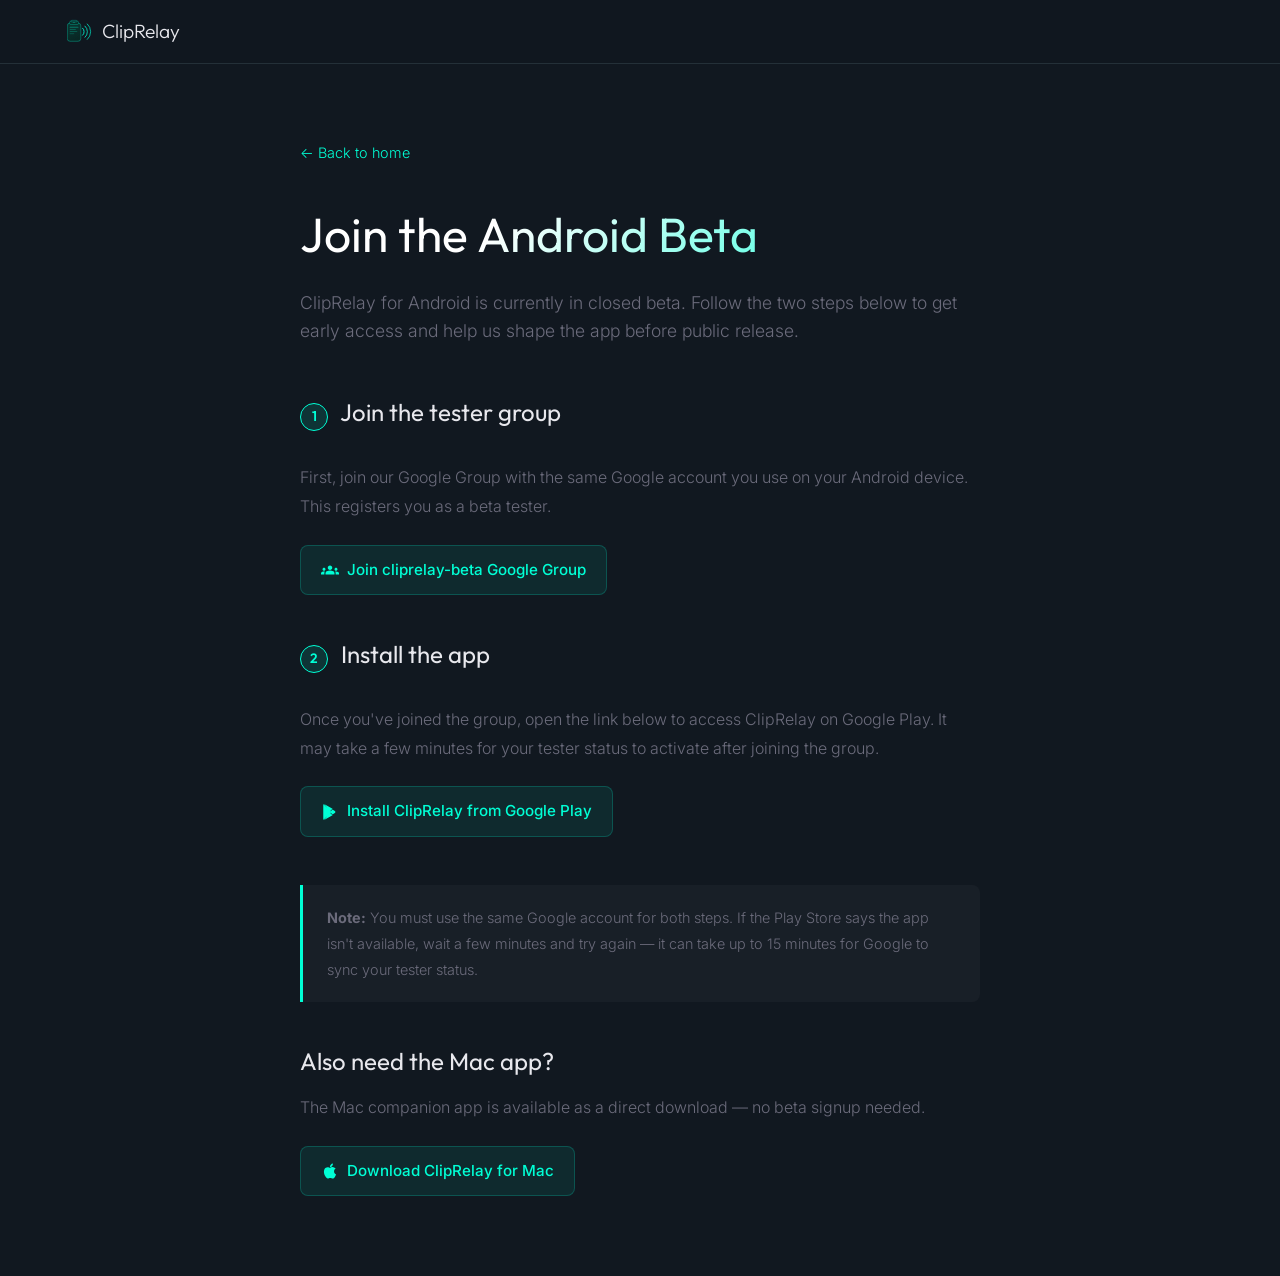
<file: .claude/worktrees/refactor+connection-state-machine/website/beta.html>
<!DOCTYPE html>
<html lang="en">
<head>
  <meta charset="UTF-8">
  <meta name="viewport" content="width=device-width, initial-scale=1.0">
  <title>Join the Beta — ClipRelay</title>
  <meta name="description" content="Join the ClipRelay Android beta to get early access. Help us test clipboard sharing between Android and Mac.">
  <meta name="theme-color" content="#111820">

  <link rel="canonical" href="https://cliprelay.org/beta.html">
  <link rel="icon" href="assets/favicon.svg" type="image/svg+xml">
  <link rel="preconnect" href="https://fonts.googleapis.com">
  <link rel="preconnect" href="https://fonts.gstatic.com" crossorigin>
  <link href="https://fonts.googleapis.com/css2?family=Inter:wght@300;400;500;600&family=Outfit:wght@300;400;500;600&display=swap" rel="stylesheet">
  <link rel="stylesheet" href="css/style.css">

  <style>
    .beta-content {
      max-width: 720px;
      margin: 0 auto;
      padding: 140px 20px 80px;
    }
    .beta-content h1 {
      font-family: var(--font-display);
      font-size: clamp(2rem, 4vw, 3rem);
      font-weight: 400;
      margin-bottom: 16px;
      background: var(--gradient-title);
      -webkit-background-clip: text;
      background-clip: text;
      -webkit-text-fill-color: transparent;
    }
    .beta-content .subtitle {
      color: var(--text-dim);
      font-size: 1.1rem;
      margin-bottom: 48px;
      line-height: 1.6;
    }
    .beta-content h2 {
      font-family: var(--font-display);
      font-size: 1.5rem;
      font-weight: 400;
      margin-top: 40px;
      margin-bottom: 12px;
    }
    .beta-content p,
    .beta-content li {
      color: var(--text-dim);
      line-height: 1.8;
      margin-bottom: 16px;
    }
    .beta-content ol {
      padding-left: 24px;
      margin-bottom: 16px;
    }
    .beta-content li { margin-bottom: 12px; }
    .beta-content a { color: var(--aqua); }
    .back-link {
      display: inline-flex;
      align-items: center;
      gap: 6px;
      color: var(--aqua);
      font-size: 0.9rem;
      margin-bottom: 32px;
    }
    .step-number {
      display: inline-flex;
      align-items: center;
      justify-content: center;
      width: 28px;
      height: 28px;
      border-radius: 50%;
      background: rgba(0, 255, 213, 0.12);
      color: var(--aqua);
      font-size: 0.85rem;
      font-weight: 600;
      margin-right: 8px;
      flex-shrink: 0;
    }
    .step-action {
      display: inline-flex;
      align-items: center;
      gap: 8px;
      margin-top: 8px;
      padding: 12px 20px;
      background: rgba(0, 255, 213, 0.08);
      border: 1px solid rgba(0, 255, 213, 0.2);
      border-radius: 8px;
      color: var(--aqua);
      font-weight: 500;
      font-size: 0.95rem;
      transition: background 0.2s;
    }
    .step-action:hover {
      background: rgba(0, 255, 213, 0.15);
      text-decoration: none;
    }
    .step-action svg {
      width: 18px;
      height: 18px;
      flex-shrink: 0;
    }
    .note {
      margin-top: 48px;
      padding: 20px 24px;
      background: rgba(255, 255, 255, 0.03);
      border-left: 3px solid var(--aqua);
      border-radius: 0 8px 8px 0;
    }
    .note p {
      margin-bottom: 0;
      font-size: 0.9rem;
    }
  </style>
</head>
<body>

  <!-- Nav -->
  <nav class="nav scrolled">
    <div class="nav-inner">
      <a href="index.html" class="nav-logo">
        <svg width="28" height="28" viewBox="0 0 120 120" fill="none" xmlns="http://www.w3.org/2000/svg">
          <defs>
            <linearGradient id="navBoardGrad" x1="0" y1="0" x2="0.3" y2="1"><stop stop-color="#0A3A34"/><stop offset="1" stop-color="#082A26"/></linearGradient>
            <linearGradient id="navArcGrad" x1="0" y1="0" x2="1" y2="1"><stop stop-color="#00FFD5"/><stop offset="1" stop-color="#00DDC0"/></linearGradient>
          </defs>
          <rect x="14" y="26" width="58" height="78" rx="12" fill="url(#navBoardGrad)" stroke="#00FFD5" stroke-width="1.5" opacity="0.9"/>
          <rect x="24" y="18" width="38" height="14" rx="5" fill="#082A26" stroke="#00FFD5" stroke-width="1.2"/>
          <rect x="30" y="14" width="26" height="8" rx="4" fill="#0A3A34" stroke="#00DDC0" stroke-width="1"/>
          <rect x="39" y="22" width="8" height="3" rx="1.5" fill="#00FFD5" opacity="0.55"/>
          <rect x="24" y="42" width="38" height="4.5" rx="2.25" fill="#00FFD5" opacity="0.35"/>
          <rect x="24" y="51" width="27" height="4.5" rx="2.25" fill="#00FFD5" opacity="0.22"/>
          <rect x="24" y="60" width="33" height="4.5" rx="2.25" fill="#00FFD5" opacity="0.22"/>
          <rect x="24" y="69" width="20" height="4.5" rx="2.25" fill="#00FFD5" opacity="0.15"/>
          <path d="M80 48 A 20 20 0 0 1 80 78" stroke="url(#navArcGrad)" stroke-width="4" stroke-linecap="round" fill="none"/>
          <path d="M90 39 A 32 32 0 0 1 90 87" stroke="url(#navArcGrad)" stroke-width="3.5" stroke-linecap="round" fill="none"/>
          <path d="M100 30 A 44 44 0 0 1 100 96" stroke="url(#navArcGrad)" stroke-width="3" stroke-linecap="round" fill="none"/>
        </svg>
        ClipRelay
      </a>
    </div>
  </nav>

  <div class="beta-content">
    <a href="index.html" class="back-link">&larr; Back to home</a>

    <h1>Join the Android Beta</h1>
    <p class="subtitle">ClipRelay for Android is currently in closed beta. Follow the two steps below to get early access and help us shape the app before public release.</p>

    <h2><span class="step-number">1</span> Join the tester group</h2>
    <p>First, join our Google Group with the same Google account you use on your Android device. This registers you as a beta tester.</p>
    <a href="https://groups.google.com/g/cliprelay-beta" class="step-action" target="_blank" rel="noopener">
      <svg viewBox="0 0 24 24" fill="currentColor"><path d="M12 12.75c1.63 0 3.07.39 4.24.9 1.08.48 1.76 1.56 1.76 2.73V18H6v-1.61c0-1.18.68-2.26 1.76-2.73 1.17-.52 2.61-.91 4.24-.91zM4 13c1.1 0 2-.9 2-2s-.9-2-2-2-2 .9-2 2 .9 2 2 2zm1.13 1.1c-.37-.06-.74-.1-1.13-.1-.99 0-1.93.21-2.78.58A2.01 2.01 0 000 16.43V18h4.5v-1.61c0-.83.23-1.61.63-2.29zM20 13c1.1 0 2-.9 2-2s-.9-2-2-2-2 .9-2 2 .9 2 2 2zm4 3.43c0-.81-.48-1.53-1.22-1.85A6.95 6.95 0 0020 14c-.39 0-.76.04-1.13.1.4.68.63 1.46.63 2.29V18H24v-1.57zM12 6c1.66 0 3 1.34 3 3s-1.34 3-3 3-3-1.34-3-3 1.34-3 3-3z"/></svg>
      Join cliprelay-beta Google Group
    </a>

    <h2><span class="step-number">2</span> Install the app</h2>
    <p>Once you've joined the group, open the link below to access ClipRelay on Google Play. It may take a few minutes for your tester status to activate after joining the group.</p>
    <a href="https://play.google.com/apps/testing/org.cliprelay" class="step-action" target="_blank" rel="noopener">
      <svg viewBox="0 0 24 24" fill="currentColor"><path d="M3.61 1.814L13.793 12 3.61 22.186a.996.996 0 01-.61-.92V2.734c0-.387.225-.725.61-.92zm.503-.386l11.27 6.39L12.1 11.1 4.113 1.428zM15.383 8.818L17.93 10.26c.8.45 1.27 1.16 1.27 1.74s-.47 1.29-1.27 1.74l-2.547 1.442L12.1 12l3.283-3.182zM4.113 22.572L12.1 12.9l3.283 3.282-11.27 6.39z"/></svg>
      Install ClipRelay from Google Play
    </a>

    <div class="note">
      <p><strong>Note:</strong> You must use the same Google account for both steps. If the Play Store says the app isn't available, wait a few minutes and try again — it can take up to 15 minutes for Google to sync your tester status.</p>
    </div>

    <h2>Also need the Mac app?</h2>
    <p>The Mac companion app is available as a direct download — no beta signup needed.</p>
    <a href="/downloads/ClipRelay.dmg" class="step-action">
      <svg viewBox="0 0 24 24" fill="currentColor"><path d="M18.71 19.5c-.83 1.24-1.71 2.45-3.05 2.47-1.34.03-1.77-.79-3.29-.79-1.53 0-2 .77-3.27.82-1.31.05-2.3-1.32-3.14-2.53C4.25 17 2.94 12.45 4.7 9.39c.87-1.52 2.43-2.48 4.12-2.51 1.28-.02 2.5.87 3.29.87.78 0 2.26-1.07 3.8-.91.65.03 2.47.26 3.64 1.98-.09.06-2.17 1.28-2.15 3.81.03 3.02 2.65 4.03 2.68 4.04-.03.07-.42 1.44-1.38 2.83M13 3.5c.73-.83 1.94-1.46 2.94-1.5.13 1.17-.34 2.35-1.04 3.19-.69.85-1.83 1.51-2.95 1.42-.15-1.15.41-2.35 1.05-3.11z"/></svg>
      Download ClipRelay for Mac
    </a>
  </div>

</body>
</html>
</file>
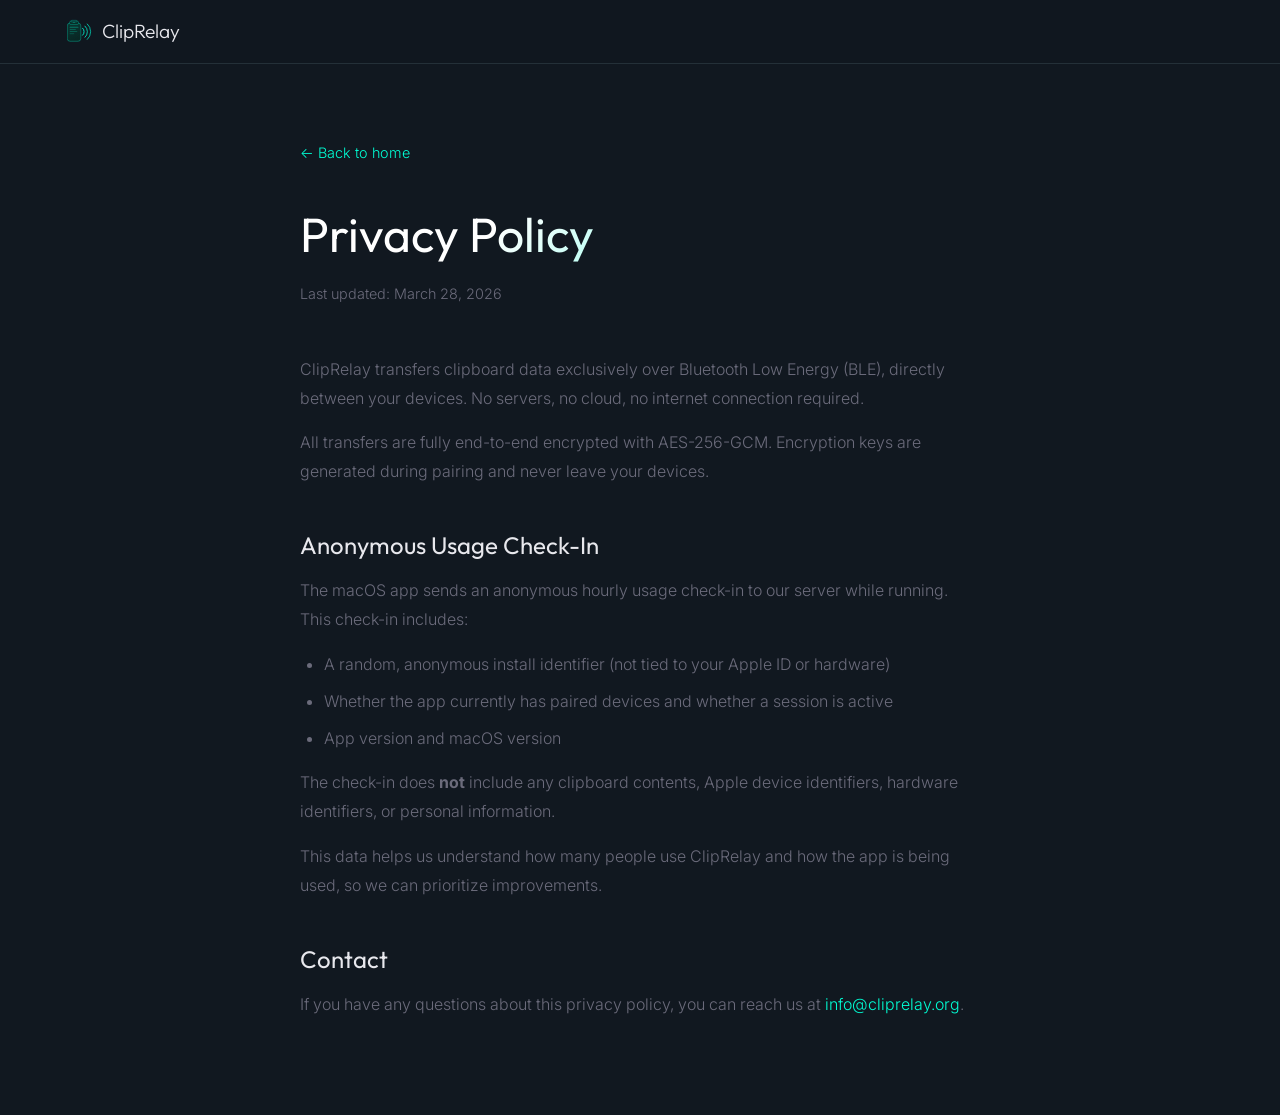
<file: .claude/worktrees/refactor+connection-state-machine/website/privacy.html>
<!DOCTYPE html>
<html lang="en">
<head>
  <meta charset="UTF-8">
  <meta name="viewport" content="width=device-width, initial-scale=1.0">
  <title>Privacy Policy — ClipRelay</title>
  <meta name="description" content="ClipRelay privacy policy. Your clipboard stays between your devices. Only anonymous usage check-ins are collected.">
  <meta name="theme-color" content="#111820">

  <link rel="canonical" href="https://cliprelay.org/privacy.html">
  <link rel="icon" href="assets/favicon.svg" type="image/svg+xml">
  <link rel="preconnect" href="https://fonts.googleapis.com">
  <link rel="preconnect" href="https://fonts.gstatic.com" crossorigin>
  <link href="https://fonts.googleapis.com/css2?family=Inter:wght@300;400;500;600&family=Outfit:wght@300;400;500;600&display=swap" rel="stylesheet">
  <link rel="stylesheet" href="css/style.css">

  <style>
    .privacy-content {
      max-width: 720px;
      margin: 0 auto;
      padding: 140px 20px 80px;
    }
    .privacy-content h1 {
      font-family: var(--font-display);
      font-size: clamp(2rem, 4vw, 3rem);
      font-weight: 400;
      margin-bottom: 8px;
      background: var(--gradient-title);
      -webkit-background-clip: text;
      background-clip: text;
      -webkit-text-fill-color: transparent;
    }
    .privacy-content .last-updated {
      color: var(--text-dim);
      font-size: 0.9rem;
      margin-bottom: 48px;
    }
    .privacy-content h2 {
      font-family: var(--font-display);
      font-size: 1.5rem;
      font-weight: 400;
      margin-top: 40px;
      margin-bottom: 12px;
    }
    .privacy-content p,
    .privacy-content li {
      color: var(--text-dim);
      line-height: 1.8;
      margin-bottom: 16px;
    }
    .privacy-content ul {
      padding-left: 24px;
      margin-bottom: 16px;
    }
    .privacy-content li { margin-bottom: 8px; }
    .privacy-content a { color: var(--aqua); }
    .back-link {
      display: inline-flex;
      align-items: center;
      gap: 6px;
      color: var(--aqua);
      font-size: 0.9rem;
      margin-bottom: 32px;
    }
  </style>
</head>
<body>

  <!-- Nav -->
  <nav class="nav scrolled">
    <div class="nav-inner">
      <a href="index.html" class="nav-logo">
        <svg width="28" height="28" viewBox="0 0 120 120" fill="none" xmlns="http://www.w3.org/2000/svg">
          <defs>
            <linearGradient id="navBoardGrad" x1="0" y1="0" x2="0.3" y2="1"><stop stop-color="#0A3A34"/><stop offset="1" stop-color="#082A26"/></linearGradient>
            <linearGradient id="navArcGrad" x1="0" y1="0" x2="1" y2="1"><stop stop-color="#00FFD5"/><stop offset="1" stop-color="#00DDC0"/></linearGradient>
          </defs>
          <rect x="14" y="26" width="58" height="78" rx="12" fill="url(#navBoardGrad)" stroke="#00FFD5" stroke-width="1.5" opacity="0.9"/>
          <rect x="24" y="18" width="38" height="14" rx="5" fill="#082A26" stroke="#00FFD5" stroke-width="1.2"/>
          <rect x="30" y="14" width="26" height="8" rx="4" fill="#0A3A34" stroke="#00DDC0" stroke-width="1"/>
          <rect x="39" y="22" width="8" height="3" rx="1.5" fill="#00FFD5" opacity="0.55"/>
          <rect x="24" y="42" width="38" height="4.5" rx="2.25" fill="#00FFD5" opacity="0.35"/>
          <rect x="24" y="51" width="27" height="4.5" rx="2.25" fill="#00FFD5" opacity="0.22"/>
          <rect x="24" y="60" width="33" height="4.5" rx="2.25" fill="#00FFD5" opacity="0.22"/>
          <rect x="24" y="69" width="20" height="4.5" rx="2.25" fill="#00FFD5" opacity="0.15"/>
          <path d="M80 48 A 20 20 0 0 1 80 78" stroke="url(#navArcGrad)" stroke-width="4" stroke-linecap="round" fill="none"/>
          <path d="M90 39 A 32 32 0 0 1 90 87" stroke="url(#navArcGrad)" stroke-width="3.5" stroke-linecap="round" fill="none"/>
          <path d="M100 30 A 44 44 0 0 1 100 96" stroke="url(#navArcGrad)" stroke-width="3" stroke-linecap="round" fill="none"/>
        </svg>
        ClipRelay
      </a>
    </div>
  </nav>

  <div class="privacy-content">
    <a href="index.html" class="back-link">&larr; Back to home</a>

    <h1>Privacy Policy</h1>
    <p class="last-updated">Last updated: March 28, 2026</p>

    <p>ClipRelay transfers clipboard data exclusively over Bluetooth Low Energy (BLE), directly between your devices. No servers, no cloud, no internet connection required.</p>

    <p>All transfers are fully end-to-end encrypted with AES-256-GCM. Encryption keys are generated during pairing and never leave your devices.</p>

    <h2>Anonymous Usage Check-In</h2>

    <p>The macOS app sends an anonymous hourly usage check-in to our server while running. This check-in includes:</p>

    <ul>
      <li>A random, anonymous install identifier (not tied to your Apple ID or hardware)</li>
      <li>Whether the app currently has paired devices and whether a session is active</li>
      <li>App version and macOS version</li>
    </ul>

    <p>The check-in does <strong>not</strong> include any clipboard contents, Apple device identifiers, hardware identifiers, or personal information.</p>

    <p>This data helps us understand how many people use ClipRelay and how the app is being used, so we can prioritize improvements.</p>

    <h2>Contact</h2>
    <p>If you have any questions about this privacy policy, you can reach us at <a href="mailto:info@cliprelay.org">info@cliprelay.org</a>.</p>
  </div>

</body>
</html>
</file>
<file: .claude/worktrees/refactor+connection-state-machine/website/css/style.css>
/* Core styles, design tokens, and layout for the ClipRelay marketing site. */

/* ── ClipRelay Design Tokens ── */
:root {
  /* Brand */
  --aqua: #00FFD5;
  --aqua-gradient: #00DDC0;

  --board-dark: #0A3A34;
  --board-darker: #082A26;

  /* Dark UI Surfaces */
  --bg: #111820;
  --surface: #182028;
  --border: #243038;
  --text: #E8E8ED;
  --text-dim: #6B6B7B;

  /* Gradients */

  --gradient-title: linear-gradient(135deg, #fff 30%, #00FFD5);

  /* Typography */
  --font-display: 'Outfit', sans-serif;
  --font-body: 'Inter', sans-serif;

  /* Spacing */
  --section-pad: clamp(60px, 10vw, 120px);
  --container: min(1200px, 90vw);
}

/* ── Reset ── */
*, *::before, *::after { margin: 0; padding: 0; box-sizing: border-box; }
html { scroll-behavior: smooth; -webkit-text-size-adjust: 100%; }

body {
  font-family: var(--font-body);
  background: var(--bg);
  color: var(--text);
  line-height: 1.6;
  font-weight: 300;
  overflow-x: hidden;
}

img, svg { display: block; max-width: 100%; }
a { color: var(--aqua); text-decoration: none; }
a:hover { text-decoration: underline; }

/* ── Dot Grid Overlay ── */
body::after {
  content: '';
  position: fixed;
  inset: 0;
  pointer-events: none;
  z-index: 9999;
  opacity: 0.12;
  background-image: radial-gradient(circle, #00FFD5 0.5px, transparent 0.5px);
  background-size: 24px 24px;
}

/* ── Container ── */
.container {
  width: var(--container);
  margin: 0 auto;
}

/* ── Nav ── */
.nav {
  position: fixed;
  top: 0;
  left: 0;
  right: 0;
  z-index: 100;
  padding: 16px 0;
  transition: background 0.3s, backdrop-filter 0.3s;
}

.nav.scrolled {
  background: rgba(17, 24, 32, 0.85);
  backdrop-filter: blur(12px);
  -webkit-backdrop-filter: blur(12px);
  border-bottom: 1px solid var(--border);
}

.nav-inner {
  width: var(--container);
  margin: 0 auto;
  display: flex;
  align-items: center;
  justify-content: space-between;
}

.nav-logo {
  display: flex;
  align-items: center;
  gap: 10px;
  font-family: var(--font-display);
  font-size: 1.2rem;
  color: var(--text);
  text-decoration: none;
}

.nav-logo svg {
  width: 28px;
  height: 28px;
}

.nav-links {
  display: flex;
  align-items: center;
  gap: 32px;
  list-style: none;
}

.nav-links a {
  color: var(--text-dim);
  font-size: 0.9rem;
  font-weight: 500;
  transition: color 0.2s;
}

.nav-links a:hover {
  color: var(--text);
  text-decoration: none;
}

.nav-github {
  display: inline-flex;
  align-items: center;
  color: var(--text-dim);
  transition: color 0.2s;
}

.nav-github:hover {
  color: var(--aqua);
}

.nav-cta {
  display: inline-flex;
  align-items: center;
  gap: 8px;
  padding: 8px 20px;
  background: var(--aqua);
  color: var(--bg);
  font-weight: 700;
  font-size: 0.85rem;
  border-radius: 8px;
  text-decoration: none !important;
  transition: opacity 0.2s;
}

.nav-cta:hover { opacity: 0.85; }

/* Hamburger */
.hamburger {
  display: none;
  background: none;
  border: none;
  cursor: pointer;
  padding: 4px;
}

.hamburger span {
  display: block;
  width: 24px;
  height: 2px;
  background: var(--text);
  margin: 5px 0;
  border-radius: 2px;
  transition: transform 0.3s, opacity 0.3s;
}

.hamburger.active span:nth-child(1) { transform: rotate(45deg) translate(5px, 5px); }
.hamburger.active span:nth-child(2) { opacity: 0; }
.hamburger.active span:nth-child(3) { transform: rotate(-45deg) translate(5px, -5px); }

/* ── Hero ── */
.hero {
  min-height: 100vh;
  display: flex;
  flex-direction: column;
  align-items: center;
  justify-content: center;
  text-align: center;
  padding: 120px 20px 60px;
  position: relative;
}

.hero-glow {
  position: absolute;
  width: 500px;
  height: 500px;
  border-radius: 50%;
  background: radial-gradient(circle, rgba(0, 255, 213, 0.08) 0%, transparent 70%);
  top: 50%;
  left: 50%;
  transform: translate(-50%, -55%);
  pointer-events: none;
}

.hero-logo {
  width: clamp(100px, 15vw, 160px);
  height: clamp(100px, 15vw, 160px);
  margin-bottom: 40px;
  position: relative;
  z-index: 1;
}

.hero h1 {
  font-family: var(--font-display);
  font-size: clamp(2.5rem, 4.5vw, 3.5rem);
  font-weight: 400;
  letter-spacing: -0.02em;
  line-height: 1.15;
  max-width: 700px;
  background: var(--gradient-title);
  -webkit-background-clip: text;
  background-clip: text;
  -webkit-text-fill-color: transparent;
  margin-bottom: 20px;
  position: relative;
  z-index: 1;
}

.hero-subtitle {
  font-size: clamp(1rem, 2vw, 1.25rem);
  color: var(--text-dim);
  margin-bottom: 48px;
  position: relative;
  z-index: 1;
}

.hero-ctas {
  display: flex;
  gap: 16px;
  flex-wrap: wrap;
  justify-content: center;
  align-items: center;
  position: relative;
  z-index: 1;
}

.store-badge { display: inline-block; line-height: 0; }
.store-badge:hover { opacity: 0.85; text-decoration: none; }
.store-badge img { display: block; height: 80px; }

.hero-beta-note {
  margin-top: 12px;
  font-size: 0.85rem;
  color: rgba(255, 255, 255, 0.5);
  position: relative;
  z-index: 1;
}

/* ── Device Showcase ── */
.hero-showcase {
  display: flex;
  align-items: center;
  justify-content: center;
  gap: 32px;
  margin-top: 72px;
  position: relative;
  z-index: 1;
  perspective: 1200px;
}

/* ── Phone Mockup ── */
.mockup-phone {
  width: 200px;
  height: 400px;
  background: #151d25;
  border-radius: 28px;
  border: 2px solid #2a2a38;
  position: relative;
  overflow: hidden;
  box-shadow:
    0 0 0 1px rgba(0, 255, 213, 0.05),
    0 20px 60px rgba(0, 0, 0, 0.5),
    0 0 40px rgba(0, 255, 213, 0.04);
  transform: rotateY(6deg) rotateX(2deg);
}

.phone-notch {
  position: absolute;
  top: 8px;
  left: 50%;
  transform: translateX(-50%);
  width: 60px;
  height: 20px;
  background: #111820;
  border-radius: 0 0 12px 12px;
  z-index: 2;
}

.phone-notch::after {
  content: '';
  position: absolute;
  top: 7px;
  left: 50%;
  transform: translateX(-50%);
  width: 6px;
  height: 6px;
  border-radius: 50%;
  background: #1e2830;
}

.phone-screen {
  padding: 36px 12px 12px;
  height: 100%;
  display: flex;
  flex-direction: column;
  align-items: center;
  gap: 10px;
  background: linear-gradient(180deg, #152220 0%, #131c24 60%, #162220 100%);
}

.app-chip {
  display: flex;
  align-items: center;
  gap: 5px;
  padding: 3px 10px;
  border-radius: 20px;
  font-size: 9px;
  font-weight: 600;
  color: var(--aqua);
  background: rgba(0, 255, 213, 0.08);
  border: 1px solid rgba(0, 255, 213, 0.15);
  font-family: var(--font-body);
}

.app-chip-dot {
  width: 5px;
  height: 5px;
  border-radius: 50%;
  background: var(--aqua);
  box-shadow: 0 0 6px var(--aqua);
}

.app-card {
  width: 100%;
  background: rgba(255, 255, 255, 0.03);
  border: 1px solid rgba(0, 255, 213, 0.1);
  border-radius: 16px;
  padding: 16px 12px;
  display: flex;
  flex-direction: column;
  align-items: center;
  gap: 6px;
  flex: 1;
}

.app-logo {
  width: 36px;
  height: 36px;
  margin-bottom: 2px;
}

.app-name {
  font-family: var(--font-display);
  font-size: 16px;
  font-weight: 500;
  color: var(--aqua);
  letter-spacing: -0.01em;
}

.app-desc {
  font-size: 8px;
  color: var(--text-dim);
  text-align: center;
  opacity: 0.7;
}

.app-divider {
  width: 80%;
  height: 1px;
  background: rgba(0, 255, 213, 0.08);
  margin: 4px 0;
}

.app-conn {
  display: flex;
  align-items: center;
  gap: 6px;
  width: 100%;
  padding: 8px 0;
}

.app-node {
  display: flex;
  flex-direction: column;
  align-items: center;
  gap: 3px;
}

.app-node span {
  font-size: 7px;
  color: var(--text-dim);
  white-space: nowrap;
}

.app-node-box {
  width: 36px;
  height: 36px;
  border-radius: 10px;
  display: flex;
  align-items: center;
  justify-content: center;
  background: rgba(255, 255, 255, 0.04);
  border: 1px solid rgba(255, 255, 255, 0.06);
  transition: all 0.3s;
}

.app-node-box.active {
  background: rgba(0, 255, 213, 0.08);
  border-color: rgba(0, 255, 213, 0.2);
}

.app-beam-track {
  flex: 1;
  min-width: 40px;
}

.app-encrypt {
  display: flex;
  align-items: center;
  gap: 4px;
  font-size: 7.5px;
  color: var(--aqua);
  opacity: 0.5;
  margin-top: auto;
}

/* ── Mac Mockup ── */
.mockup-mac {
  width: 320px;
  transform: rotateY(-6deg) rotateX(2deg);
}

.mac-screen {
  background: #1e2830;
  border-radius: 12px 12px 0 0;
  border: 2px solid #2a2a38;
  border-bottom: none;
  overflow: hidden;
  box-shadow:
    0 0 0 1px rgba(0, 255, 213, 0.05),
    0 20px 60px rgba(0, 0, 0, 0.5),
    0 0 40px rgba(0, 255, 213, 0.04);
}

.mac-bar {
  display: flex;
  align-items: center;
  justify-content: space-between;
  padding: 6px 10px;
  background: #0d0d14;
  border-bottom: 1px solid #222230;
}

.mac-dots {
  display: flex;
  gap: 5px;
}

.mac-dots span {
  width: 8px;
  height: 8px;
  border-radius: 50%;
}

.mac-dots span:nth-child(1) { background: #ff5f57; }
.mac-dots span:nth-child(2) { background: #febc2e; }
.mac-dots span:nth-child(3) { background: #28c840; }

.mac-bar-right {
  display: flex;
  align-items: center;
  gap: 8px;
}

.mac-bar-right svg {
  opacity: 0.9;
  filter: drop-shadow(0 0 3px rgba(0, 255, 213, 0.5));
}

.mac-desktop {
  min-height: 200px;
  padding: 12px;
  display: flex;
  justify-content: flex-end;
  align-items: flex-start;
  background:
    radial-gradient(ellipse at 70% 40%, rgba(0, 255, 213, 0.03) 0%, transparent 60%),
    linear-gradient(180deg, #13131a 0%, #16161f 100%);
}

.mac-popover {
  width: 170px;
  background: rgba(30, 30, 42, 0.95);
  border: 1px solid #333345;
  border-radius: 8px;
  padding: 6px 0;
  box-shadow: 0 8px 32px rgba(0, 0, 0, 0.4);
  backdrop-filter: blur(12px);
  font-size: 10px;
  font-family: var(--font-body);
}

.pop-header {
  padding: 4px 12px 6px;
  font-size: 9px;
  font-weight: 600;
  color: var(--text-dim);
  text-transform: uppercase;
  letter-spacing: 0.05em;
}

.pop-device {
  display: flex;
  align-items: center;
  gap: 6px;
  padding: 5px 12px;
  color: var(--text);
  font-size: 11px;
}

.pop-dot {
  width: 6px;
  height: 6px;
  border-radius: 50%;
  background: var(--aqua);
  box-shadow: 0 0 6px var(--aqua);
}

.pop-sep {
  height: 1px;
  background: #333345;
  margin: 4px 0;
}

.pop-item {
  display: flex;
  align-items: center;
  justify-content: space-between;
  padding: 5px 12px;
  color: var(--text);
  font-size: 11px;
}

.pop-key {
  font-size: 10px;
  color: var(--text-dim);
  opacity: 0.6;
}

.mac-base {
  height: 14px;
  background: linear-gradient(180deg, #1e1e2a 0%, #16161f 100%);
  border-radius: 0 0 4px 4px;
  border: 2px solid #2a2a38;
  border-top: 1px solid #333345;
  position: relative;
}

.mac-hinge {
  position: absolute;
  top: 0;
  left: 50%;
  transform: translateX(-50%);
  width: 50px;
  height: 3px;
  background: #333345;
  border-radius: 0 0 3px 3px;
}

/* ── Showcase Beam ── */
.showcase-beam {
  flex-shrink: 0;
  width: 80px;
  height: 60px;
}

/* ── Buttons ── */
.btn {
  display: inline-flex;
  align-items: center;
  gap: 10px;
  padding: 12px 12px;
  border-radius: 12px;
  font-weight: 700;
  font-size: 0.95rem;
  text-decoration: none !important;
  transition: transform 0.2s, box-shadow 0.2s;
  cursor: pointer;
  border: none;
}

.btn:hover { transform: translateY(-2px); }


.btn-primary {
  background: var(--aqua);
  color: var(--bg);
  font-weight: 600;
}

.btn-primary:hover {
  background: #00e6c0;
  color: var(--bg);
}

.btn-outline {
  background: transparent;
  color: var(--aqua);
  border: 1.5px solid var(--aqua);
}

.btn-outline:hover {
  background: rgba(0, 255, 213, 0.08);
}

.btn-icon {
  width: 20px;
  height: 20px;
}

/* ── Section Common ── */
section {
  padding: var(--section-pad) 0;
}

.section-label {
  font-size: 0.75rem;
  text-transform: uppercase;
  letter-spacing: 0.15em;
  color: var(--aqua);
  font-weight: 700;
  margin-bottom: 12px;
}

.section-title {
  font-family: var(--font-display);
  font-size: clamp(1.8rem, 4vw, 2.8rem);
  font-weight: 400;
  letter-spacing: -0.01em;
  margin-bottom: 16px;
  background: var(--gradient-title);
  -webkit-background-clip: text;
  background-clip: text;
  -webkit-text-fill-color: transparent;
}

.section-subtitle {
  color: var(--text-dim);
  font-size: 1.05rem;
  max-width: 560px;
  margin-bottom: 48px;
}

.section-header {
  text-align: center;
  display: flex;
  flex-direction: column;
  align-items: center;
}

/* ── Features Grid ── */
.features-grid {
  display: grid;
  grid-template-columns: repeat(3, 1fr);
  gap: 24px;
}

.feature-card {
  background: var(--surface);
  border: 1px solid var(--border);
  border-radius: 20px;
  padding: 32px;
  position: relative;
  overflow: hidden;
  transition: border-color 0.3s, transform 0.3s;
}

.feature-card:hover {
  border-color: rgba(0, 255, 213, 0.2);
  transform: translateY(-4px);
}

.feature-card::before {
  content: '';
  position: absolute;
  top: 0;
  left: 20px;
  right: 20px;
  height: 1px;
  background: linear-gradient(90deg, transparent, rgba(0, 255, 213, 0.3), transparent);
}

.feature-icon {
  width: 44px;
  height: 44px;
  border-radius: 12px;
  background: rgba(0, 255, 213, 0.08);
  display: flex;
  align-items: center;
  justify-content: center;
  margin-bottom: 20px;
  color: var(--aqua);
}

.feature-card h3 {
  font-family: var(--font-display);
  font-size: 1.25rem;
  font-weight: 400;
  margin-bottom: 8px;
}

.feature-card p {
  color: var(--text-dim);
  font-size: 0.95rem;
  line-height: 1.6;
}

/* ── How It Works ── */
.steps {
  display: flex;
  align-items: flex-start;
  gap: 0;
  position: relative;
}

.step {
  flex: 1;
  text-align: center;
  padding: 0 24px;
  position: relative;
}

.step-number {
  width: 48px;
  height: 48px;
  border-radius: 50%;
  background: rgba(0, 255, 213, 0.1);
  border: 1.5px solid var(--aqua);
  display: inline-flex;
  align-items: center;
  justify-content: center;
  font-weight: 700;
  font-size: 1.1rem;
  color: var(--aqua);
  margin-bottom: 20px;
}

.step h3 {
  font-family: var(--font-display);
  font-size: 1.2rem;
  font-weight: 400;
  margin-bottom: 8px;
}

.step p {
  color: var(--text-dim);
  font-size: 0.9rem;
}

.step-connector {
  position: absolute;
  top: 24px;
  right: -20px;
  width: 40px;
  height: 1px;
  border-top: 2px dashed rgba(0, 255, 213, 0.25);
}

.step:last-child .step-connector { display: none; }

/* ── Comparison Table ── */
.comparison-wrapper {
  overflow-x: auto;
  -webkit-overflow-scrolling: touch;
}

.comparison-table {
  width: 100%;
  border-collapse: collapse;
  font-size: 0.9rem;
}

.comparison-table thead th {
  padding: 16px 20px;
  text-align: left;
  font-weight: 500;
  color: var(--text-dim);
  font-size: 0.8rem;
  text-transform: uppercase;
  letter-spacing: 0.1em;
  border-bottom: 1px solid var(--border);
  white-space: nowrap;
}

.comparison-table thead th.highlight {
  color: var(--aqua);
  background: rgba(0, 255, 213, 0.04);
}

.comparison-table tbody td {
  padding: 14px 20px;
  border-bottom: 1px solid var(--border);
  white-space: nowrap;
}

.comparison-table tbody td:first-child {
  font-weight: 500;
  color: var(--text);
}

.comparison-table tbody td.highlight {
  background: rgba(0, 255, 213, 0.04);
  color: var(--aqua);
  font-weight: 500;
}

.check { color: var(--aqua); }
.cross { color: var(--text-dim); opacity: 0.5; }

/* Mobile comparison cards */
.comparison-cards { display: none; }

.comparison-card {
  background: var(--surface);
  border: 1px solid var(--border);
  border-radius: 16px;
  padding: 24px;
  margin-bottom: 16px;
}

.comparison-card.is-cliprelay {
  border-color: rgba(0, 255, 213, 0.3);
}

.comparison-card h4 {
  font-family: var(--font-display);
  font-size: 1.1rem;
  font-weight: 400;
  margin-bottom: 16px;
}

.comparison-card.is-cliprelay h4 {
  color: var(--aqua);
}

.comparison-row {
  display: flex;
  justify-content: space-between;
  padding: 8px 0;
  border-bottom: 1px solid var(--border);
  font-size: 0.9rem;
}

.comparison-row:last-child { border-bottom: none; }
.comparison-row .label { color: var(--text-dim); }
.comparison-row .value { font-weight: 500; }

/* ── FAQ ── */
.faq-list {
  max-width: 720px;
  margin: 0 auto;
}

.faq-item {
  border-bottom: 1px solid var(--border);
}

.faq-item summary {
  padding: 20px 0;
  cursor: pointer;
  font-size: 1.05rem;
  font-weight: 500;
  list-style: none;
  display: flex;
  align-items: center;
  justify-content: space-between;
  gap: 16px;
  transition: color 0.2s;
}

.faq-item summary:hover { color: var(--aqua); }

.faq-item summary::-webkit-details-marker { display: none; }

.faq-item summary::after {
  content: '+';
  font-size: 1.4rem;
  font-weight: 300;
  color: var(--text-dim);
  flex-shrink: 0;
  transition: transform 0.3s;
}

.faq-item[open] summary::after {
  transform: rotate(45deg);
}

.faq-answer {
  padding: 0 0 20px;
  color: var(--text-dim);
  font-size: 0.95rem;
  line-height: 1.7;
}

/* ── Footer ── */
.footer {
  border-top: 1px solid var(--border);
  padding: 60px 0 40px;
}

.footer-grid {
  display: grid;
  grid-template-columns: 2fr 1fr 1fr;
  gap: 48px;
  margin-bottom: 40px;
}

.footer-brand {
  display: flex;
  flex-direction: column;
  gap: 12px;
}

.footer-brand .brand-name {
  font-family: var(--font-display);
  font-size: 1.3rem;
  display: flex;
  align-items: center;
  gap: 10px;
}

.footer-brand .brand-name svg { width: 24px; height: 24px; }

.footer-tagline {
  color: var(--text-dim);
  font-size: 0.9rem;
  max-width: 300px;
}

.footer-col h4 {
  font-size: 0.75rem;
  text-transform: uppercase;
  letter-spacing: 0.15em;
  color: var(--text-dim);
  margin-bottom: 16px;
  font-weight: 700;
}

.footer-col ul {
  list-style: none;
  display: flex;
  flex-direction: column;
  gap: 10px;
}

.footer-col a {
  color: var(--text-dim);
  font-size: 0.9rem;
  transition: color 0.2s;
}

.footer-col a:hover {
  color: var(--text);
  text-decoration: none;
}

.footer-bottom {
  border-top: 1px solid var(--border);
  padding-top: 24px;
  display: flex;
  align-items: center;
  justify-content: space-between;
  font-size: 0.8rem;
  color: var(--text-dim);
}


/* ── Scroll Reveal ── */
.reveal {
  opacity: 0;
  transform: translateY(24px);
  transition: opacity 0.6s ease, transform 0.6s ease;
}

.reveal.visible {
  opacity: 1;
  transform: translateY(0);
}

/* ── Responsive ── */
@media (max-width: 1024px) {
  .features-grid {
    grid-template-columns: repeat(2, 1fr);
  }
}

@media (max-width: 768px) {
  .hamburger { display: block; }

  .nav-links {
    position: fixed;
    top: 0;
    right: -100%;
    width: 280px;
    height: 100vh;
    background: var(--surface);
    flex-direction: column;
    padding: 80px 32px 32px;
    gap: 24px;
    border-left: 1px solid var(--border);
    transition: right 0.3s ease;
  }

  .nav-links.open { right: 0; }

  .nav-links a { font-size: 1.1rem; }

  .features-grid {
    grid-template-columns: 1fr;
  }

  .steps {
    flex-direction: column;
    gap: 32px;
  }

  .step { padding: 0; text-align: left; display: flex; gap: 16px; align-items: flex-start; }
  .step-number { flex-shrink: 0; }
  .step-content { text-align: left; }
  .step-connector { display: none !important; }

  .comparison-wrapper { display: none; }
  .comparison-cards { display: block; }

  .footer-grid {
    grid-template-columns: 1fr;
    gap: 32px;
  }

  .footer-bottom {
    flex-direction: column;
    gap: 8px;
    text-align: center;
  }

  .hero { padding: 100px 20px 60px; }

  .hero-showcase {
    flex-direction: column;
    gap: 24px;
    margin-top: 48px;
  }

  .mockup-phone,
  .mockup-mac {
    transform: none;
  }

  .mockup-phone {
    width: 180px;
    height: 360px;
  }

  .mockup-mac {
    width: 280px;
  }

  .showcase-beam {
    transform: rotate(90deg);
    width: 60px;
    height: 40px;
  }
}

@media (min-width: 1440px) {
  :root { --container: 1280px; }
}
</file>
<file: .claude/worktrees/refactor+connection-state-machine/website/css/animations.css>
/* Keyframe animations for the beam-pulse hero visual on the landing page. */

/* ── Beam Pulse (from BRAND.md) ── */
@keyframes beamPulse1 {
  0%, 100% { opacity: 0.9; transform: translateX(0); }
  50%      { opacity: 1;   transform: translateX(2px); }
}
@keyframes beamPulse2 {
  0%, 100% { opacity: 0.55; transform: translateX(0); }
  50%      { opacity: 0.75; transform: translateX(3px); }
}
@keyframes beamPulse3 {
  0%, 100% { opacity: 0.3; transform: translateX(0); }
  50%      { opacity: 0.5; transform: translateX(4px); }
}

.beam-arc-1 { animation: beamPulse1 2s ease-in-out infinite; }
.beam-arc-2 { animation: beamPulse2 2s ease-in-out 0.25s infinite; }
.beam-arc-3 { animation: beamPulse3 2s ease-in-out 0.5s infinite; }

/* ── Text Shimmer (from BRAND.md) ── */
@keyframes beamTextShimmer {
  0%, 100% { opacity: 0.4; }
  40%      { opacity: 0.6; }
}

.beam-text-line { animation: beamTextShimmer 3s ease-in-out infinite; }
.beam-text-line:nth-child(2) { animation-delay: 0.4s; }
.beam-text-line:nth-child(3) { animation-delay: 0.8s; }
.beam-text-line:nth-child(4) { animation-delay: 1.2s; }

/* ── Hero Glow Drift ── */
@keyframes glowDrift {
  0%, 100% { opacity: 0.8; transform: translate(-50%, -55%) scale(1); }
  50%      { opacity: 1;   transform: translate(-50%, -55%) scale(1.05); }
}

.hero-glow {
  animation: glowDrift 8s ease-in-out infinite;
}

/* ── Scroll Reveal Stagger ── */
.reveal[data-delay="1"] { transition-delay: 0.1s; }
.reveal[data-delay="2"] { transition-delay: 0.2s; }
.reveal[data-delay="3"] { transition-delay: 0.3s; }


/* ── Device Showcase Animations ── */
@keyframes packetRight {
  0%   { transform: translateX(0);  opacity: 0; }
  10%  { opacity: 0.8; }
  90%  { opacity: 0.8; }
  100% { transform: translateX(70px); opacity: 0; }
}

@keyframes packetLeft {
  0%   { transform: translateX(0);  opacity: 0; }
  10%  { opacity: 0.6; }
  90%  { opacity: 0.6; }
  100% { transform: translateX(-70px); opacity: 0; }
}

@keyframes beamDotRight {
  0%   { cx: 0;   opacity: 0; }
  10%  { opacity: 0.8; }
  90%  { opacity: 0.8; }
  100% { cx: 120; opacity: 0; }
}

@keyframes beamDotLeft {
  0%   { cx: 120; opacity: 0; }
  10%  { opacity: 0.6; }
  90%  { opacity: 0.6; }
  100% { cx: 0;   opacity: 0; }
}

@keyframes chipDotPulse {
  0%, 100% { box-shadow: 0 0 4px var(--aqua); }
  50%      { box-shadow: 0 0 8px var(--aqua), 0 0 16px rgba(0, 255, 213, 0.3); }
}

.packet-r { animation: packetRight 2.8s ease-in-out infinite; }
.packet-l { animation: packetLeft 2.8s ease-in-out 1.4s infinite; }

.beam-dot-1 { animation: beamDotRight 3s ease-in-out infinite; }
.beam-dot-2 { animation: beamDotLeft 3s ease-in-out 1.5s infinite; }

.app-chip-dot { animation: chipDotPulse 2s ease-in-out infinite; }

.pop-dot { animation: chipDotPulse 2s ease-in-out infinite; }

/* ── Reduced Motion ── */
@media (prefers-reduced-motion: reduce) {
  *, *::before, *::after {
    animation-duration: 0.01ms !important;
    animation-iteration-count: 1 !important;
    transition-duration: 0.01ms !important;
  }

  .reveal {
    opacity: 1;
    transform: none;
  }

  .hero-glow {
    animation: none;
  }
}
</file>
